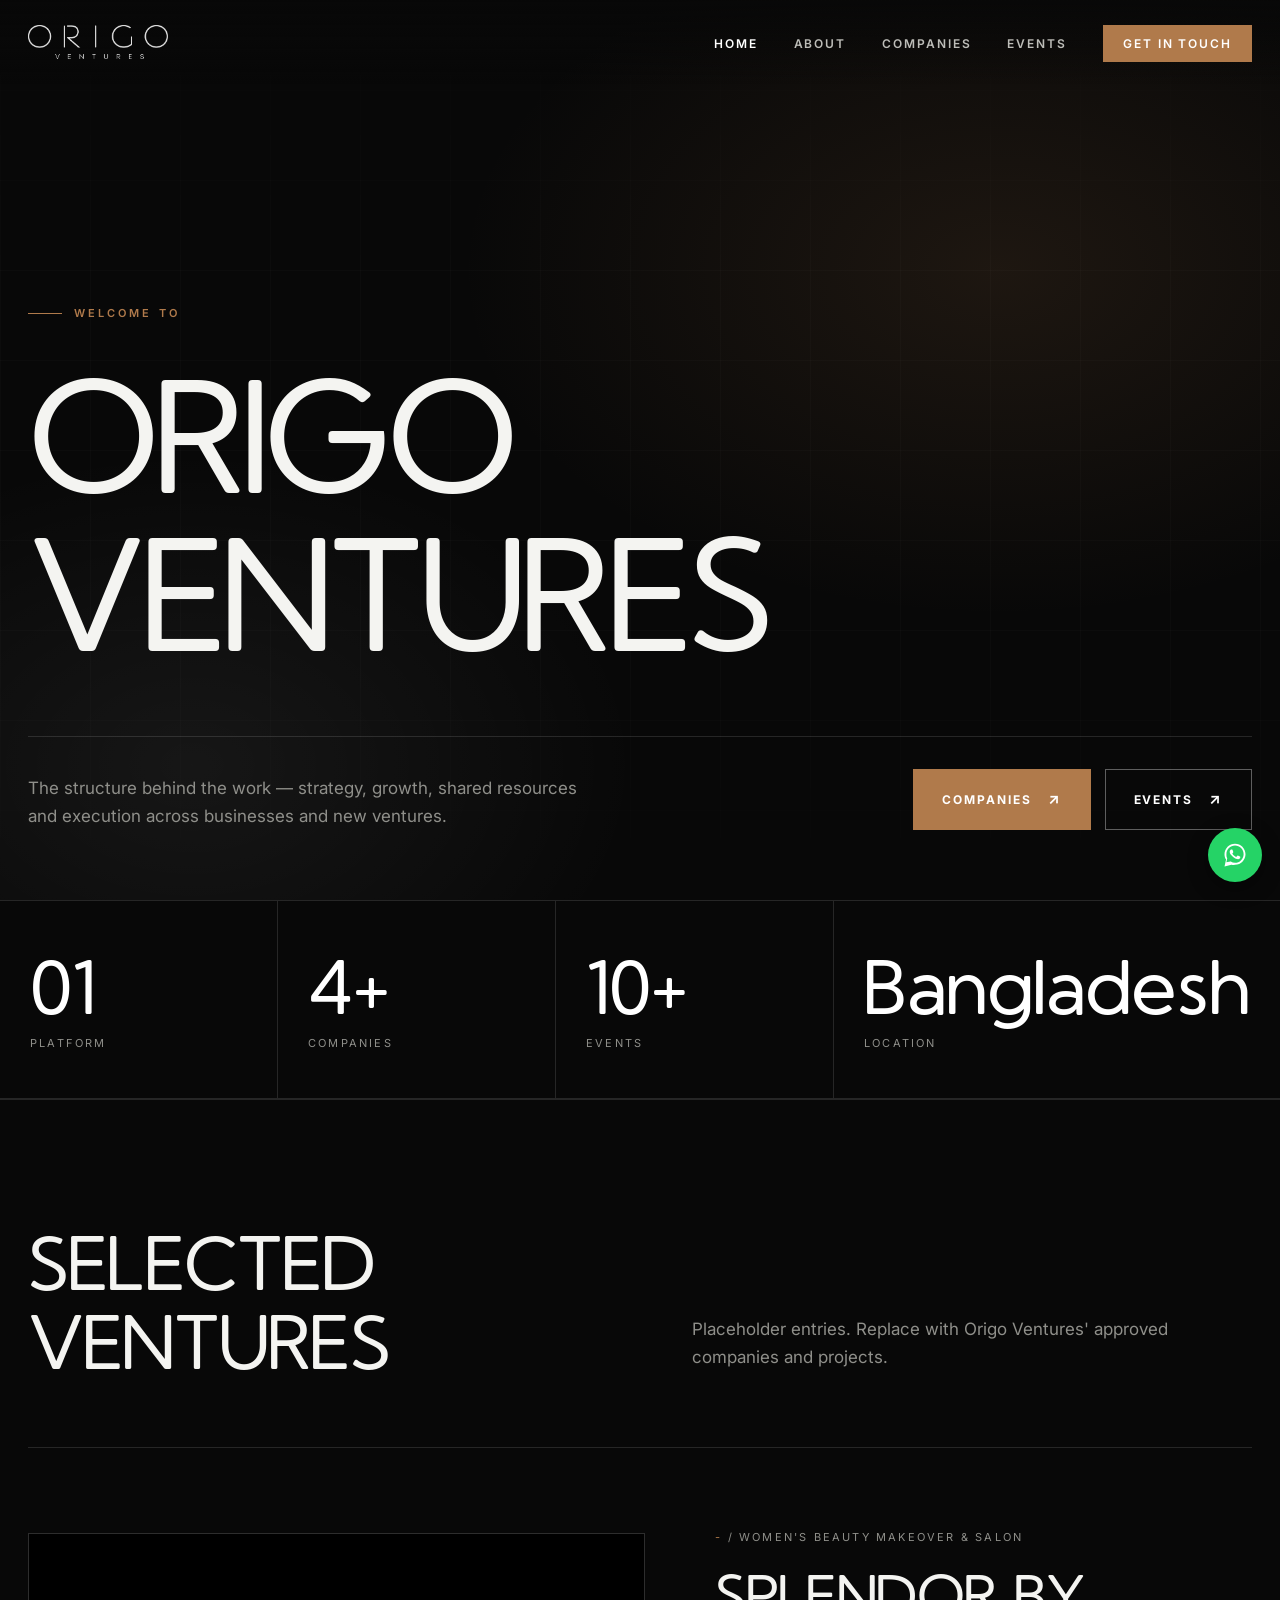
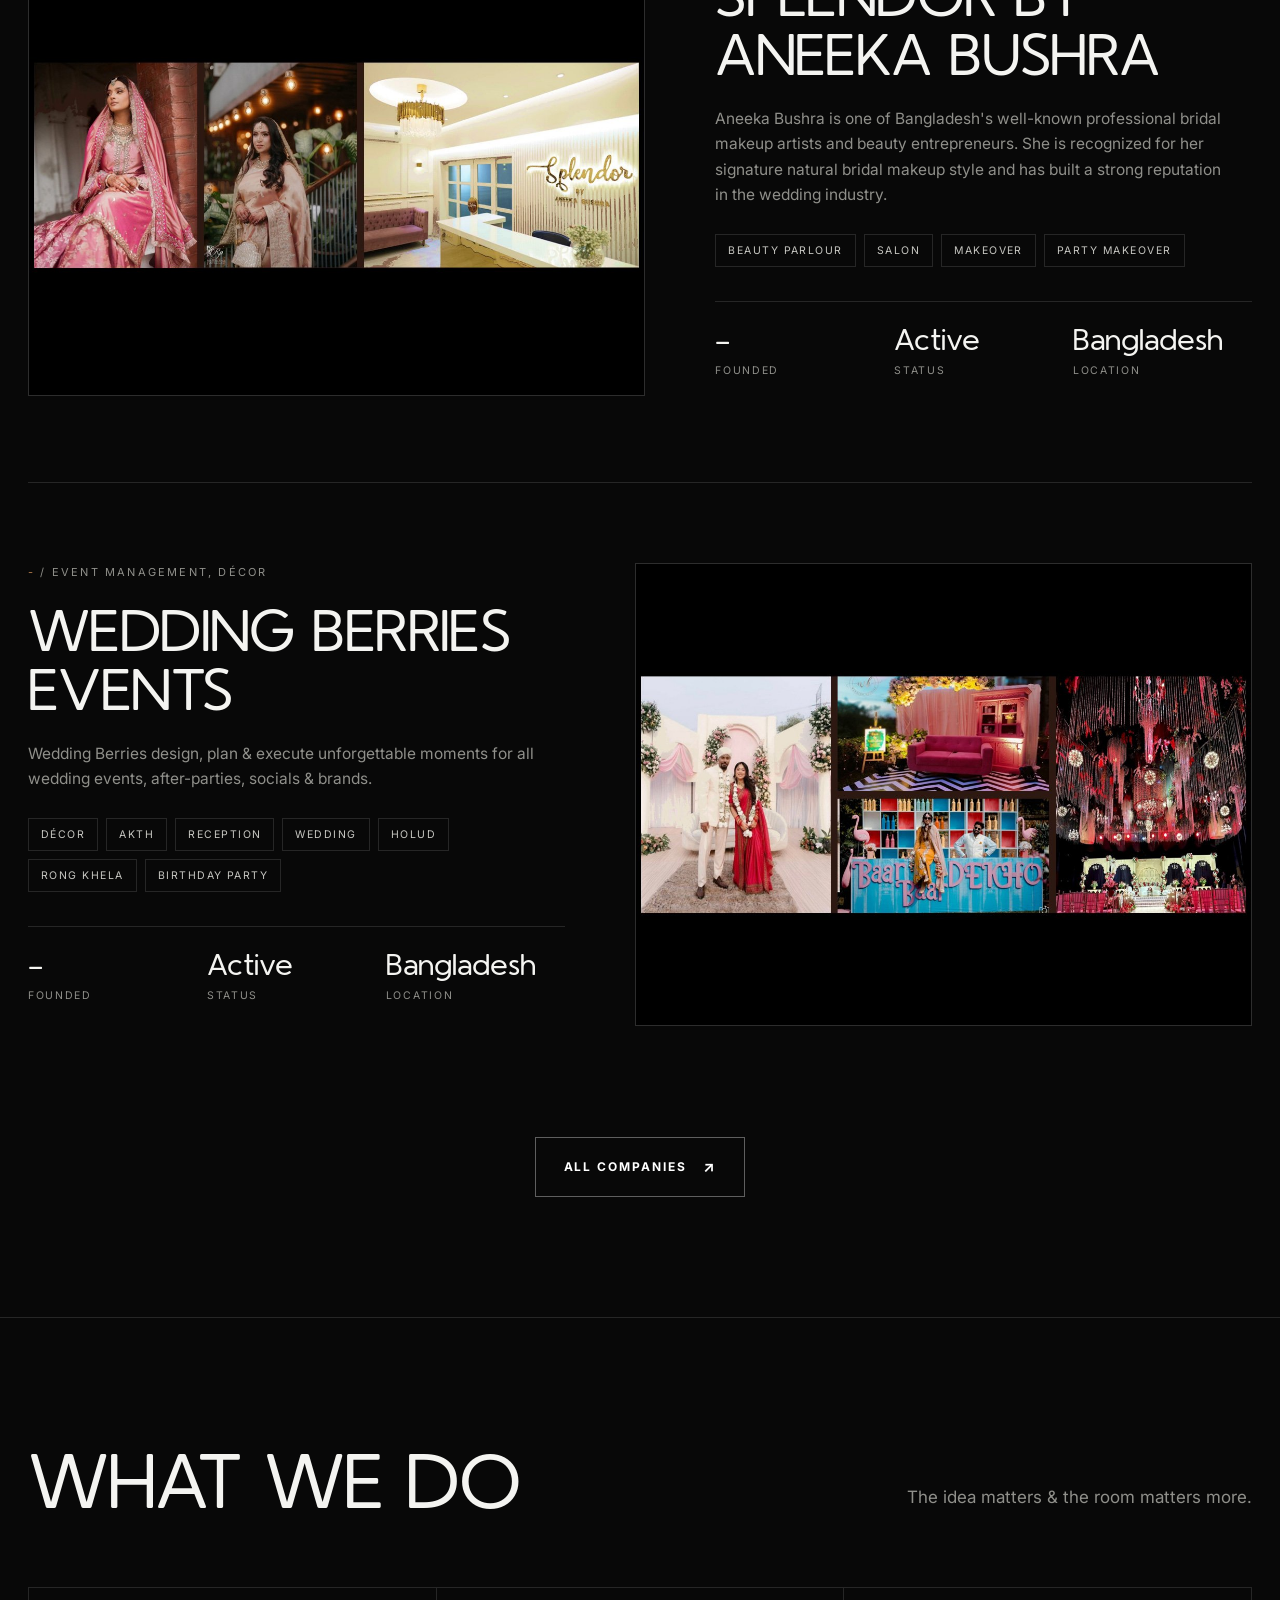
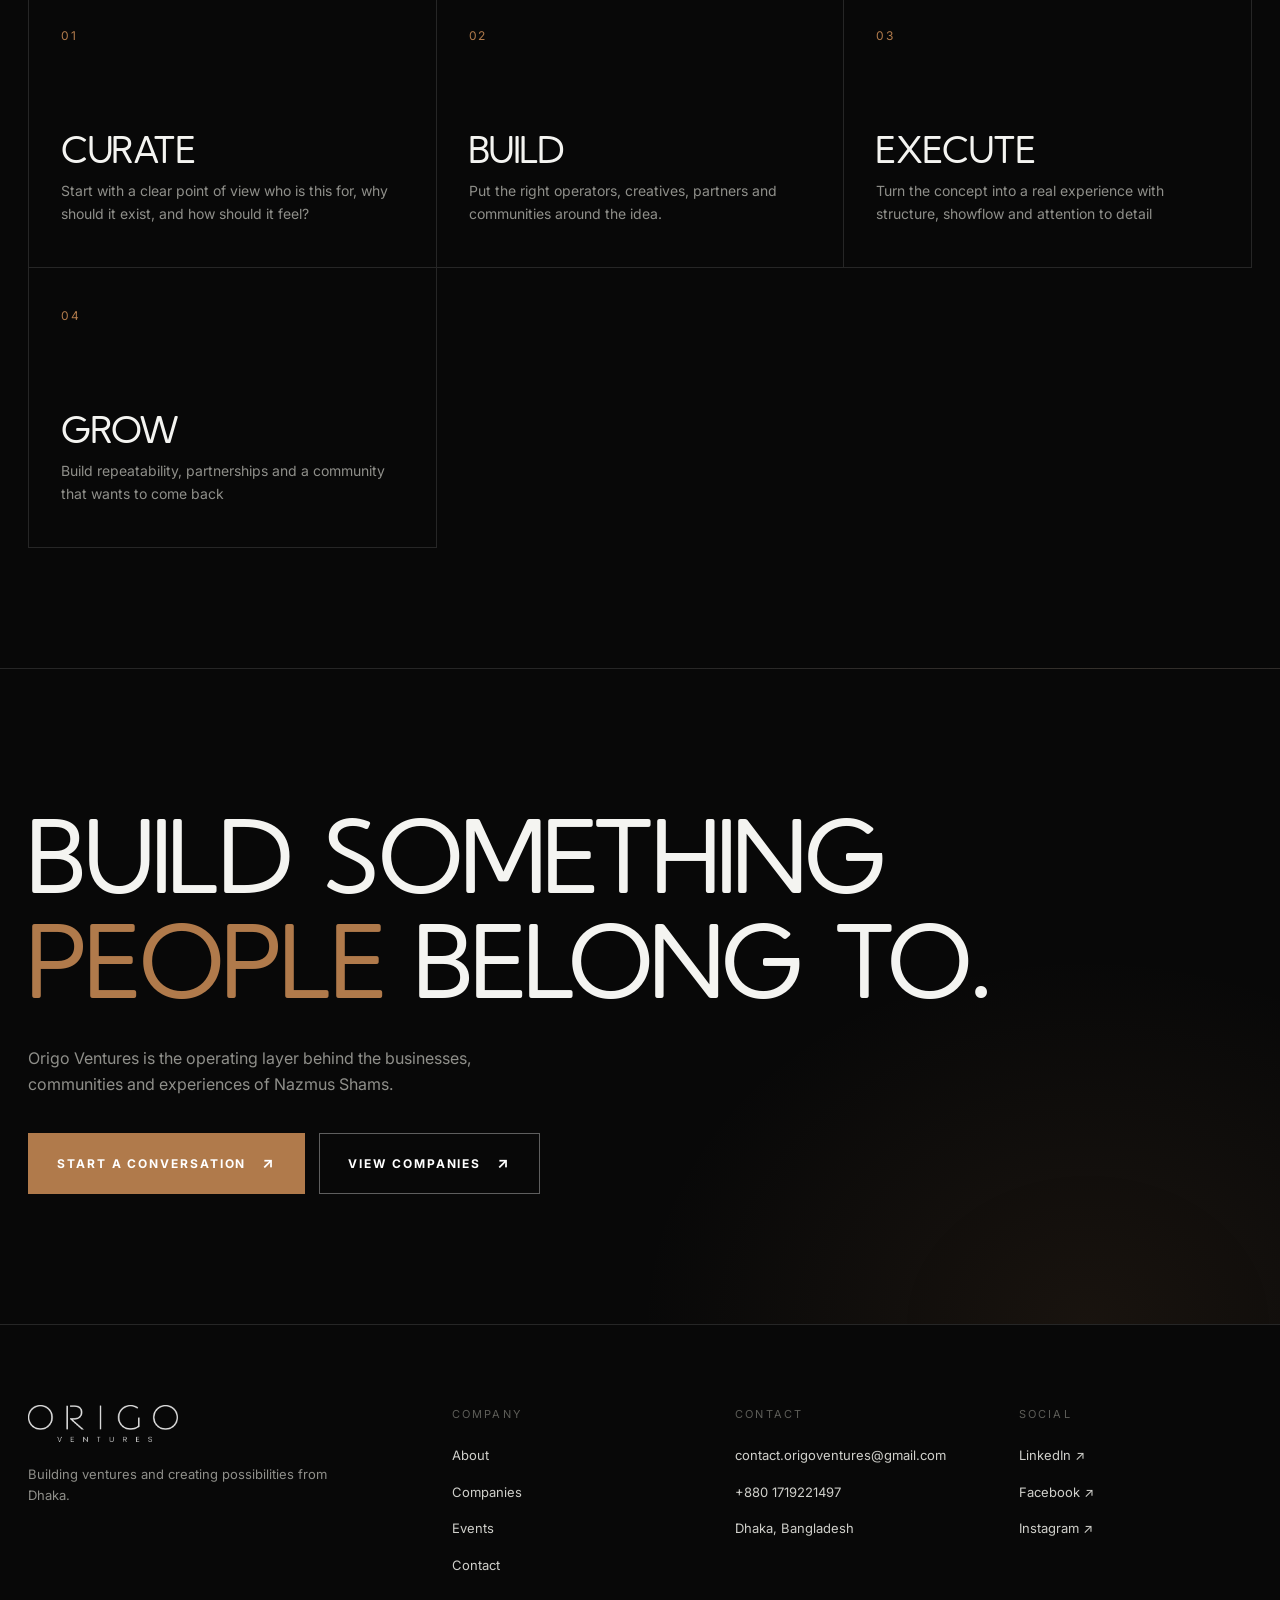
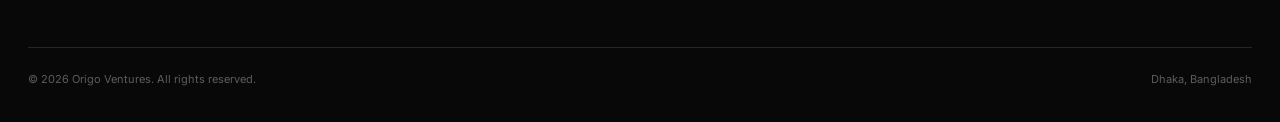
<file: index.html>
<!doctype html>
<html lang="en">

<head>
  <meta charset="utf-8">
  <meta name="viewport" content="width=device-width, initial-scale=1, viewport-fit=cover">
  <meta name="description" content="Origo Ventures — building ventures and creating possibilities.">
  <meta name="theme-color" content="#080808">
  <title>Home | Origo Ventures</title>
  <link rel="preload" href="assets/fonts/Origo.ttf" as="font" type="font/ttf" crossorigin>
  <link rel="stylesheet" href="assets/css/style.css">
  <link rel="icon" href="/favicon.ico" sizes="any">
  <link rel="icon" type="image/png" sizes="32x32" href="/assets/images/favicon-32.png">
  <link rel="apple-touch-icon" href="/assets/images/apple-touch-icon.png">
  <link rel="canonical" href="https://origoventuresbd.com/">
  <meta property="og:type" content="website">
  <meta property="og:site_name" content="Origo Ventures">
  <meta property="og:title" content="Home | Origo Ventures">
  <meta property="og:description" content="Origo Ventures — building ventures and creating possibilities.">
  <meta property="og:url" content="https://origoventuresbd.com/">
  <meta property="og:image" content="https://origoventuresbd.com/assets/images/share.jpg">
  <meta property="og:image:width" content="1200">
  <meta property="og:image:height" content="630">
  <meta name="twitter:card" content="summary_large_image">
  <meta name="twitter:title" content="Home | Origo Ventures">
  <meta name="twitter:description" content="Origo Ventures — building ventures and creating possibilities.">
  <meta name="twitter:image" content="https://origoventuresbd.com/assets/images/share.jpg">
</head>

<body>
  <header class="site-header">
    <div class="container nav">
      <a href="index.html" aria-label="Origo Ventures home"><img class="logo" src="assets/images/origo-logo.png"
          alt="Origo Ventures"></a>
      <button class="menu-toggle" aria-label="Toggle navigation"
        aria-expanded="false"><span></span><span></span><span></span></button>
      <ul class="nav-links">
        <li><a class="active" href="index.html" data-c="nav.home">Home</a></li>
        <li><a class="" href="about.html" data-c="nav.about">About</a></li>
        <li><a class="" href="companies.html" data-c="nav.companies">Companies</a></li>
        <li><a class="" href="events.html" data-c="nav.events">Events</a></li>
        <li><a class="nav-cta " href="contact.html" data-c="nav.cta">Get in Touch</a></li>
      </ul>
    </div>
  </header>
  <main>

    <section class="hero">
      <div class="container">
        <div class="eyebrow reveal" data-c="home.heroEyebrow">Origo Ventures · Dhaka</div>
        <h1 class="reveal" data-c-title="home.heroTitle">Building<br><em>what comes</em><br>next.</h1>
        <div class="hero-bottom reveal">
          <p class="lead" data-c="home.heroLead">The structure behind the work — strategy, growth, shared resources and execution across
            businesses and new ventures.</p>
          <div class="btn-row"><a class="btn" href="companies.html" data-c="home.heroBtn1.text" data-c-href="home.heroBtn1.link">Companies</a><a class="btn ghost" href="events.html" data-c="home.heroBtn2.text" data-c-href="home.heroBtn2.link">Events</a></div>
        </div>
      </div>
    </section>

    <div class="stats reveal" id="home-stats">
      <div class="stat"><b>01</b><span>Platform</span></div>
      <div class="stat"><b>4+</b><span>Companies</span></div>
      <div class="stat"><b>10+</b><span>Events</span></div>
      <div class="stat"><b>Bangladesh</b><span>Location</span></div>
    </div>


    <section class="section reveal">
      <div class="container">
        <div class="section-head">
          <h2 class="section-title" data-c-title="home.eventHeading">Latest<br>Event</h2><a class="btn ghost" href="events.html" data-c="home.eventButton">All Events</a>
        </div>
        <div id="featured-event"></div>
      </div>
    </section>

    <section class="section reveal" style="border-top:1px solid var(--line)">
      <div class="container">
        <div class="section-head">
          <h2 class="section-title" data-c-title="home.venturesHeading">Selected<br>Ventures</h2>
          <p class="lead" id="ventures-intro">Placeholder entries. Replace with Origo Ventures' approved companies and projects.</p>
        </div>
        <div class="work-list" id="home-ventures"></div>
        <div style="text-align:center;padding-top:30px"><a class="btn ghost" href="companies.html" data-c="home.venturesButton">All Companies</a>
        </div>
      </div>
    </section>

    <section class="section reveal" style="border-top:1px solid var(--line)">
      <div class="container">
        <div class="section-head">
          <h2 class="section-title" data-c-title="home.doHeading">What We Do</h2>
          <p class="lead" data-c="home.doLead">Three principles behind every venture we back or build.</p>
        </div>
        <div class="cap-grid" id="home-do">
          <div class="cap">
            <div class="n">01</div>
            <h3>Discover</h3>
            <p>Identify opportunities, markets and ideas with real potential.</p>
          </div>
          <div class="cap">
            <div class="n">02</div>
            <h3>Build</h3>
            <p>Turn strategy into practical businesses, products and experiences.</p>
          </div>
          <div class="cap">
            <div class="n">03</div>
            <h3>Grow</h3>
            <p>Develop ventures with a long-term view of value creation.</p>
          </div>
        </div>
      </div>
    </section>
    <section class="cta reveal">
      <div class="container">
        <h2>Ready to build <em>what's next?</em></h2>
        <p>Tell us about your idea or venture. We'll help define the strategic, creative and operational path forward.
        </p>
        <div class="btn-row"><a class="btn" href="contact.html">Start a Conversation</a><a class="btn ghost"
            href="companies.html">View Companies</a></div>
      </div>
    </section>
  </main>
  <footer class="site-footer">
    <div class="container">
      <div class="footer-grid">
        <div>
          <img class="footer-logo" src="assets/images/origo-logo.png" alt="Origo Ventures">
          <p class="footer-copy" data-site="contact.tagline">Building ventures and creating possibilities from Dhaka.</p>
        </div>
        <div>
          <div class="footer-title" data-c="footer.company">Company</div>
          <ul class="footer-links">
            <li><a href="about.html" data-c="nav.about">About</a></li>
            <li><a href="companies.html" data-c="nav.companies">Companies</a></li>
            <li><a href="events.html" data-c="nav.events">Events</a></li>
            <li><a href="contact.html" data-c="nav.contact">Contact</a></li>
          </ul>
        </div>
        <div>
          <div class="footer-title" data-c="footer.contact">Contact</div>
          <ul class="footer-links">
            <li><a href="mailto:contact.origoventures@gmail.com" data-site="contact.email" data-site-href="contact.email" data-prefix="mailto:" data-hide-empty>contact.origoventures@gmail.com</a></li>
<li><a href="#" data-site="contact.phone" data-site-href="contact.phone" data-prefix="tel:" data-hide-empty>+880 1719221497</a></li>
<li><a href="#" data-site="contact.address" data-hide-empty>Dhaka, Bangladesh</a></li>
          </ul>
        </div>
        <div>
          <div class="footer-title" data-c="footer.social">Social</div>
          <ul class="footer-links">
            <li><a href="#" data-site-href="contact.linkedin" data-hide-empty>LinkedIn ↗</a></li>
            <li><a href="#" data-site-href="contact.facebook" data-hide-empty>Facebook ↗</a></li>
            <li><a href="#" data-site-href="contact.instagram" data-hide-empty>Instagram ↗</a></li>
          </ul>
        </div>
      </div>
      <div class="footer-bottom"><span>© <span data-year></span> <span data-c="footer.copyright">Origo Ventures. All rights reserved.</span></span><span>Dhaka,
          Bangladesh</span></div>
    </div>
  </footer>
  <script src="assets/js/events-data.js"></script>
  <script src="assets/js/events.js"></script>
  <script src="assets/js/site-data.js"></script>
<script src="assets/js/site.js"></script>
<script src="assets/js/content-data.js"></script>
<script src="assets/js/pages-data.js"></script>
<script src="assets/js/content.js"></script>
<script src="assets/js/script.js"></script>
</body>

</html>
</file>
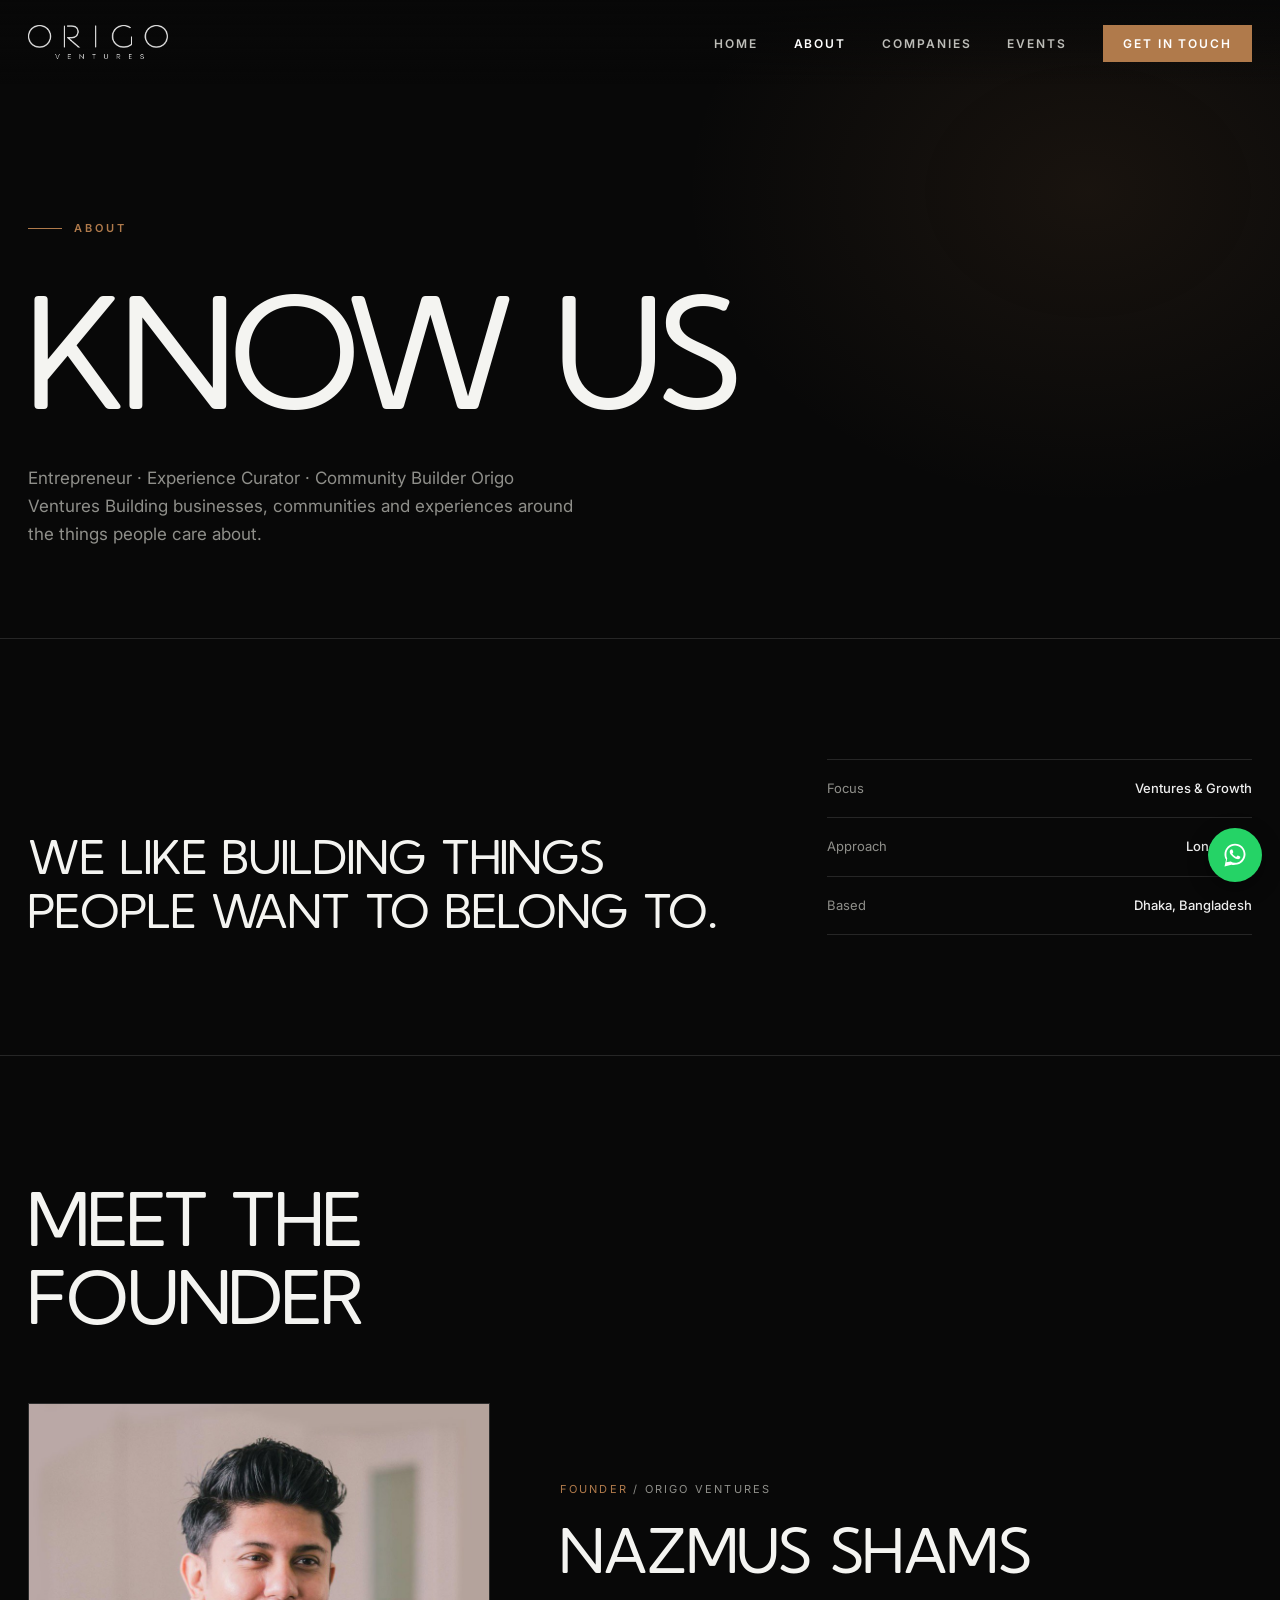
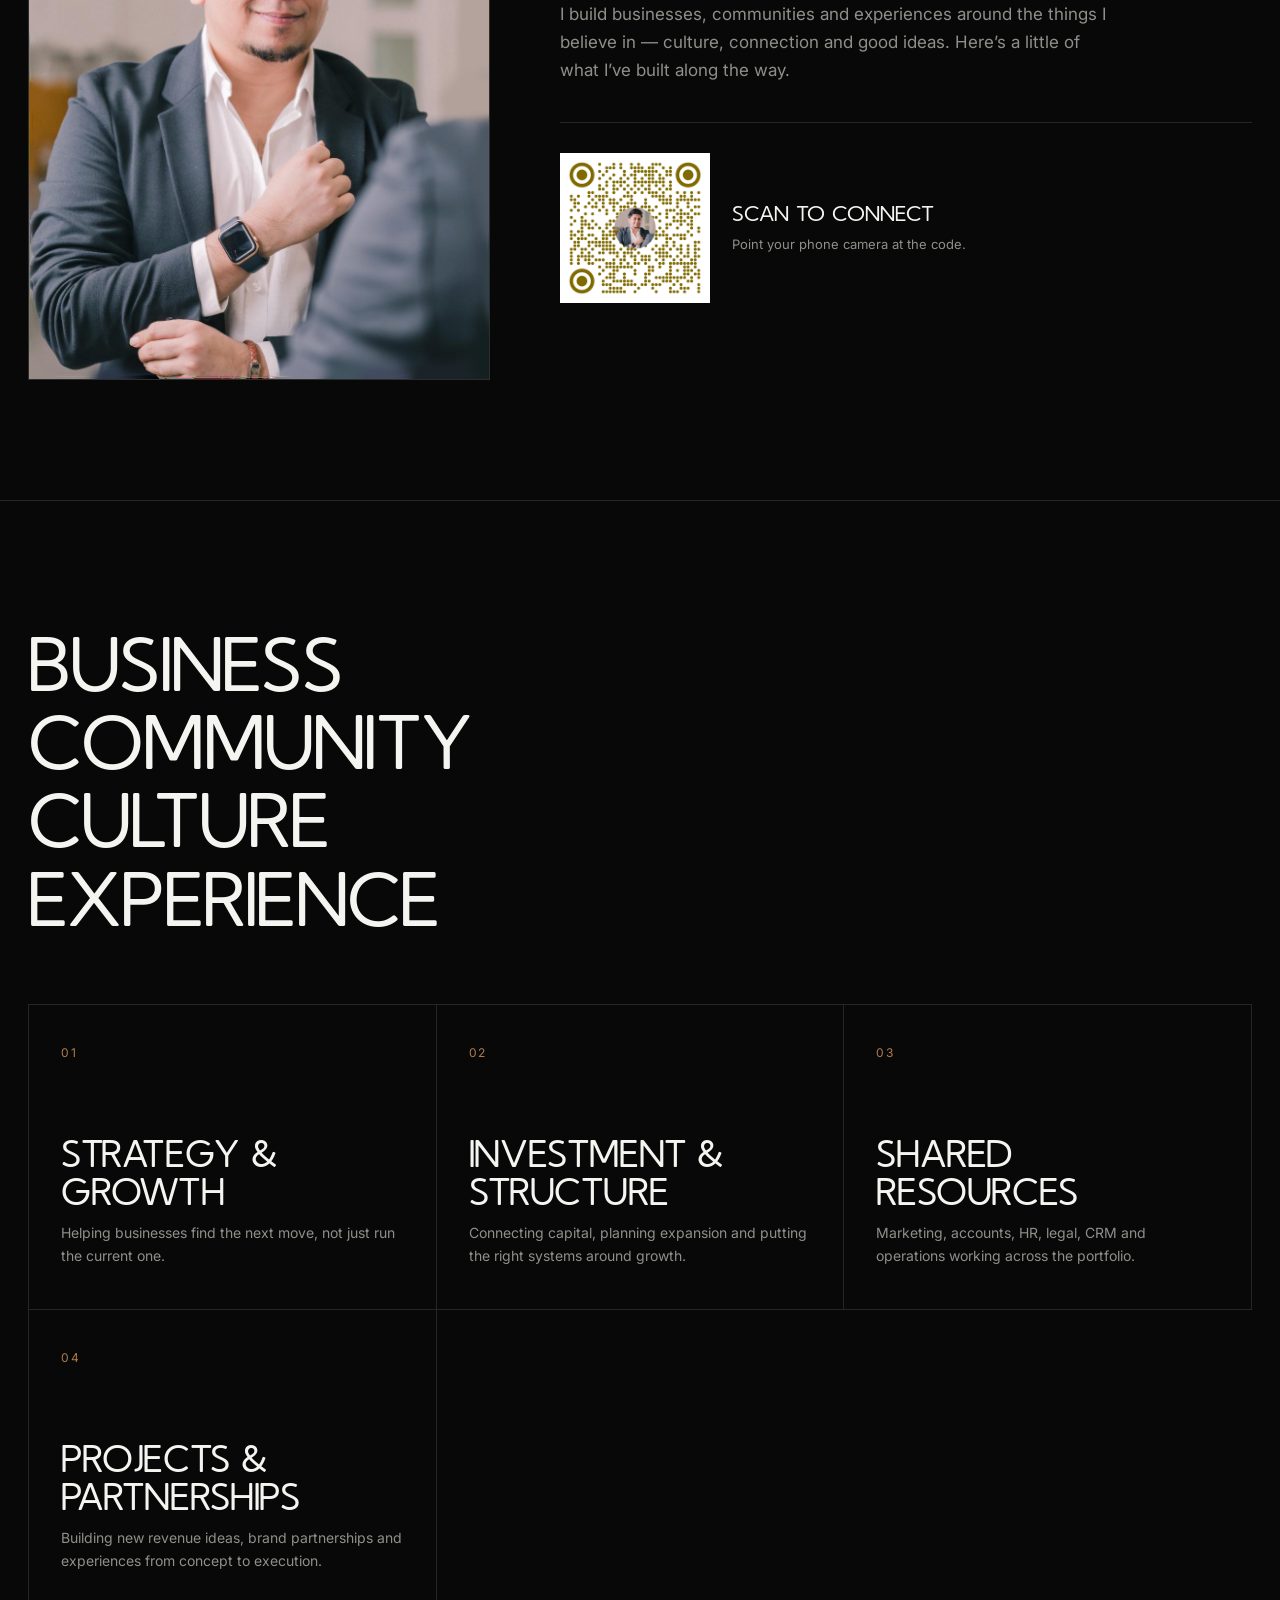
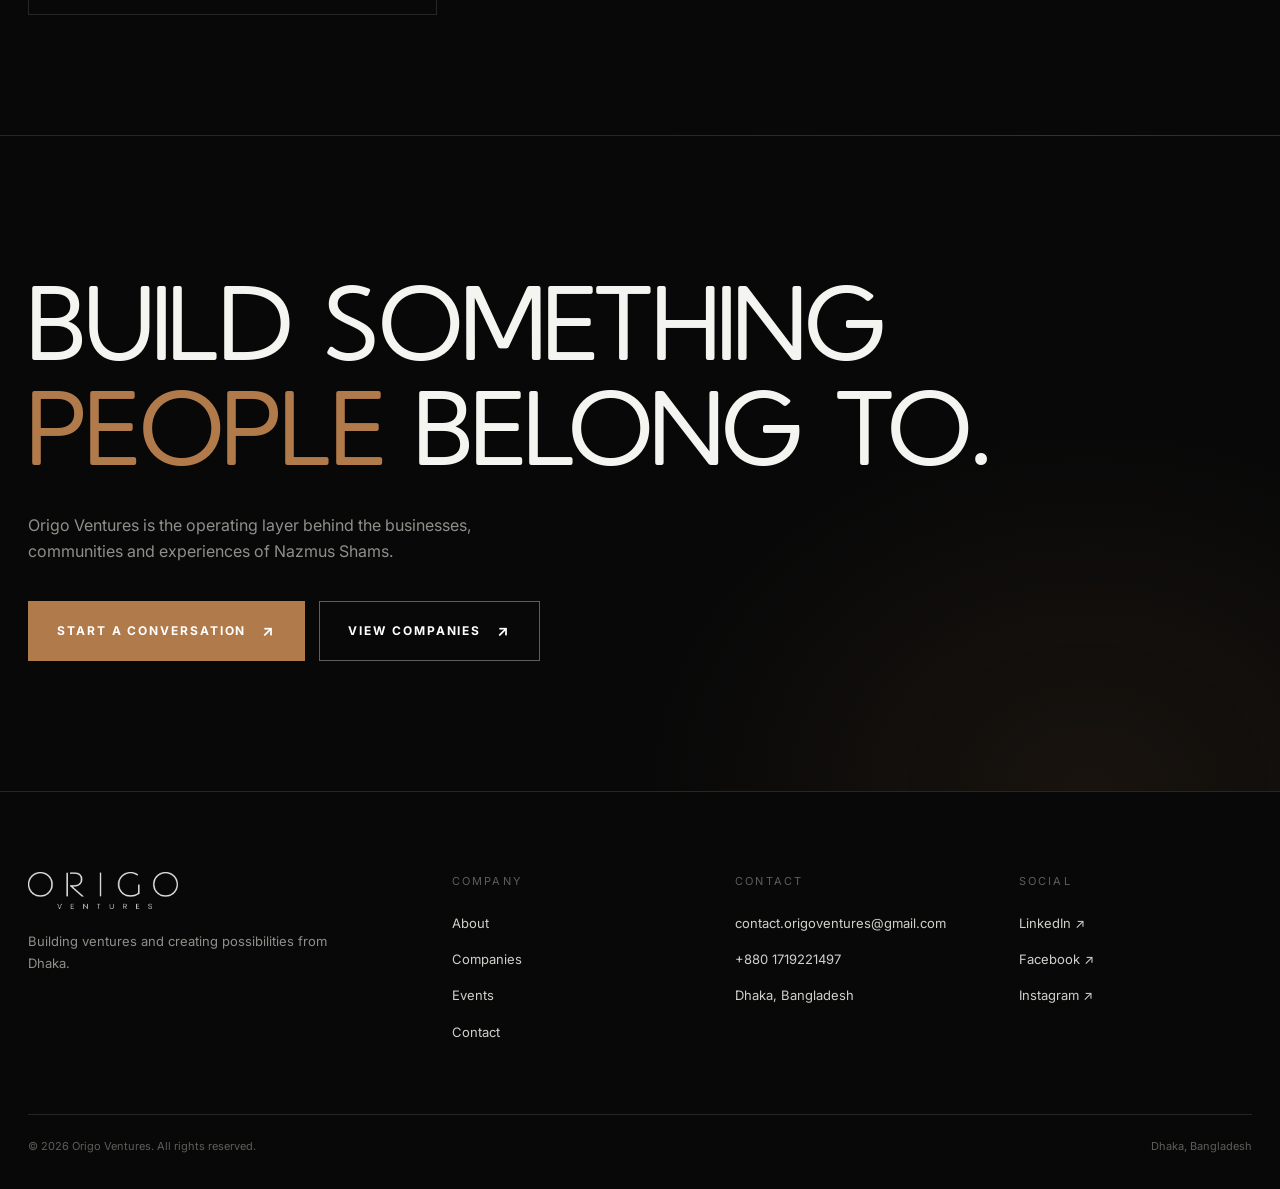
<file: about.html>
<!doctype html>
<html lang="en">

<head>
  <meta charset="utf-8">
  <meta name="viewport" content="width=device-width, initial-scale=1, viewport-fit=cover">
  <meta name="description" content="About Origo Ventures.">
  <meta name="theme-color" content="#080808">
  <title>About | Origo Ventures</title>
  <link rel="preload" href="assets/fonts/Origo.ttf" as="font" type="font/ttf" crossorigin>
  <link rel="stylesheet" href="assets/css/style.css">
  <link rel="icon" href="/favicon.ico" sizes="any">
  <link rel="icon" type="image/png" sizes="32x32" href="/assets/images/favicon-32.png">
  <link rel="apple-touch-icon" href="/assets/images/apple-touch-icon.png">
  <link rel="canonical" href="https://origoventuresbd.com/about.html">
  <meta property="og:type" content="website">
  <meta property="og:site_name" content="Origo Ventures">
  <meta property="og:title" content="About | Origo Ventures">
  <meta property="og:description" content="About Origo Ventures.">
  <meta property="og:url" content="https://origoventuresbd.com/about.html">
  <meta property="og:image" content="https://origoventuresbd.com/assets/images/share.jpg">
  <meta property="og:image:width" content="1200">
  <meta property="og:image:height" content="630">
  <meta name="twitter:card" content="summary_large_image">
  <meta name="twitter:title" content="About | Origo Ventures">
  <meta name="twitter:description" content="About Origo Ventures.">
  <meta name="twitter:image" content="https://origoventuresbd.com/assets/images/share.jpg">
</head>

<body>
  <header class="site-header">
    <div class="container nav">
      <a href="index.html" aria-label="Origo Ventures home"><img class="logo" src="assets/images/origo-logo.png"
          alt="Origo Ventures"></a>
      <button class="menu-toggle" aria-label="Toggle navigation"
        aria-expanded="false"><span></span><span></span><span></span></button>
      <ul class="nav-links">
        <li><a class="" href="index.html" data-c="nav.home">Home</a></li>
        <li><a class="active" href="about.html" data-c="nav.about">About</a></li>
        <li><a class="" href="companies.html" data-c="nav.companies">Companies</a></li>
        <li><a class="" href="events.html" data-c="nav.events">Events</a></li>
        <li><a class="nav-cta " href="contact.html" data-c="nav.cta">Get in Touch</a></li>
      </ul>
    </div>
  </header>
  <main>

    <section class="page-hero">
      <div class="container">
        <div class="eyebrow reveal" data-c="about.eyebrow">About</div>
        <h1 class="reveal" data-c-title="about.title">Built for<br><em>possibility.</em></h1>
        <p class="lead reveal" data-c="about.lead">Origo Ventures identifies opportunities, supports ambitious ideas and helps businesses
          move forward. Replace this draft with approved company information.</p>
      </div>
    </section>
    <section class="section reveal">
      <div class="container about-grid">
        <p class="big" data-c="about.big">We bring together people, businesses and opportunities to create sustainable value.</p>
        <div class="meta-list" id="about-meta">
          <div class="meta-item"><span>Focus</span><strong>Ventures &amp; Growth</strong></div>
          <div class="meta-item"><span>Approach</span><strong>Long-term</strong></div>
          <div class="meta-item"><span>Based</span><strong>Dhaka, Bangladesh</strong></div>
        </div>
      </div>
    </section>
    <section class="section reveal" style="border-top:1px solid var(--line)">
      <div class="container">
        <div class="section-head">
          <h2 class="section-title" data-c-title="about.founderHeading">Meet the<br>Founder</h2>
        </div>
        <div class="founder">
          <figure class="founder-photo">
            <!-- Put the photo at assets/images/founder/founder.jpg (shows automatically) -->
            <img id="founder-img" data-fallback="assets/images/founder/founder.jpg" alt="Founder"
              onerror="this.outerHTML='<div class=&quot;ph portrait&quot;>Photo</div>'">
          </figure>
          <div class="founder-body">
            <div class="work-meta" id="founder-role">Founder <span>/ Origo Ventures</span></div>
            <h3 class="founder-name" data-site="founder.name">Nazmus Shams</h3>
            <p class="lead" data-site="founder.bio">Replace with the founder's approved short bio: background, experience and the vision behind
              Origo Ventures.</p>
            <div class="qr-card">
              <div class="qr-box">
                <!-- Put the QR at assets/images/founder/qr-code.png (shows automatically) -->
                <img id="qr-img" data-fallback="assets/images/founder/qr-code.png" alt="Scan QR code"
                  onerror="this.outerHTML='<span>QR<br>Code</span>'">
              </div>
              <div class="qr-text"><b data-c="about.qrTitle">Scan to connect</b><span data-c="about.qrText">Point your phone camera at the code.</span></div>
            </div>
          </div>
        </div>
      </div>
    </section>
    <section class="section reveal" style="border-top:1px solid var(--line)">
      <div class="container">
        <div class="section-head">
          <h2 class="section-title" data-c-title="about.valuesHeading">Vision<br>Mission<br>Values</h2>
        </div>
        <div class="cap-grid" id="about-values">
          <div class="cap">
            <div class="n">01</div>
            <h3>Vision</h3>
            <p>Add the approved vision statement here.</p>
          </div>
          <div class="cap">
            <div class="n">02</div>
            <h3>Mission</h3>
            <p>Add the approved mission statement here.</p>
          </div>
          <div class="cap">
            <div class="n">03</div>
            <h3>Values</h3>
            <p>Add the approved company values here.</p>
          </div>
        </div>
      </div>
    </section>
    <section class="cta reveal">
      <div class="container">
        <h2>Ready to build <em>what's next?</em></h2>
        <p>Tell us about your idea or venture. We'll help define the strategic, creative and operational path forward.
        </p>
        <div class="btn-row"><a class="btn" href="contact.html">Start a Conversation</a><a class="btn ghost"
            href="companies.html">View Companies</a></div>
      </div>
    </section>
  </main>
  <footer class="site-footer">
    <div class="container">
      <div class="footer-grid">
        <div>
          <img class="footer-logo" src="assets/images/origo-logo.png" alt="Origo Ventures">
          <p class="footer-copy" data-site="contact.tagline">Building ventures and creating possibilities from Dhaka.</p>
        </div>
        <div>
          <div class="footer-title" data-c="footer.company">Company</div>
          <ul class="footer-links">
            <li><a href="about.html" data-c="nav.about">About</a></li>
            <li><a href="companies.html" data-c="nav.companies">Companies</a></li>
            <li><a href="events.html" data-c="nav.events">Events</a></li>
            <li><a href="contact.html" data-c="nav.contact">Contact</a></li>
          </ul>
        </div>
        <div>
          <div class="footer-title" data-c="footer.contact">Contact</div>
          <ul class="footer-links">
            <li><a href="mailto:contact.origoventures@gmail.com" data-site="contact.email" data-site-href="contact.email" data-prefix="mailto:" data-hide-empty>contact.origoventures@gmail.com</a></li>
            <li><a href="tel:+8801719221497" data-site="contact.phone" data-site-href="contact.phone" data-prefix="tel:" data-hide-empty>+880 1719221497</a></li>
            <li><a href="#" data-site="contact.address" data-hide-empty>Dhaka, Bangladesh</a></li>
          </ul>
        </div>
        <div>
          <div class="footer-title" data-c="footer.social">Social</div>
          <ul class="footer-links">
            <li><a href="#" data-site-href="contact.linkedin" data-hide-empty>LinkedIn ↗</a></li>
            <li><a href="#" data-site-href="contact.facebook" data-hide-empty>Facebook ↗</a></li>
            <li><a href="#" data-site-href="contact.instagram" data-hide-empty>Instagram ↗</a></li>
          </ul>
        </div>
      </div>
      <div class="footer-bottom"><span>© <span data-year></span> <span data-c="footer.copyright">Origo Ventures. All rights reserved.</span></span><span data-site="contact.address">Dhaka, Bangladesh</span></div>
    </div>
  </footer>
  <script src="assets/js/site-data.js"></script>
<script src="assets/js/site.js"></script>
<script src="assets/js/content-data.js"></script>
<script src="assets/js/pages-data.js"></script>
<script src="assets/js/content.js"></script>
<script src="assets/js/script.js"></script>
</body>

</html>
</file>
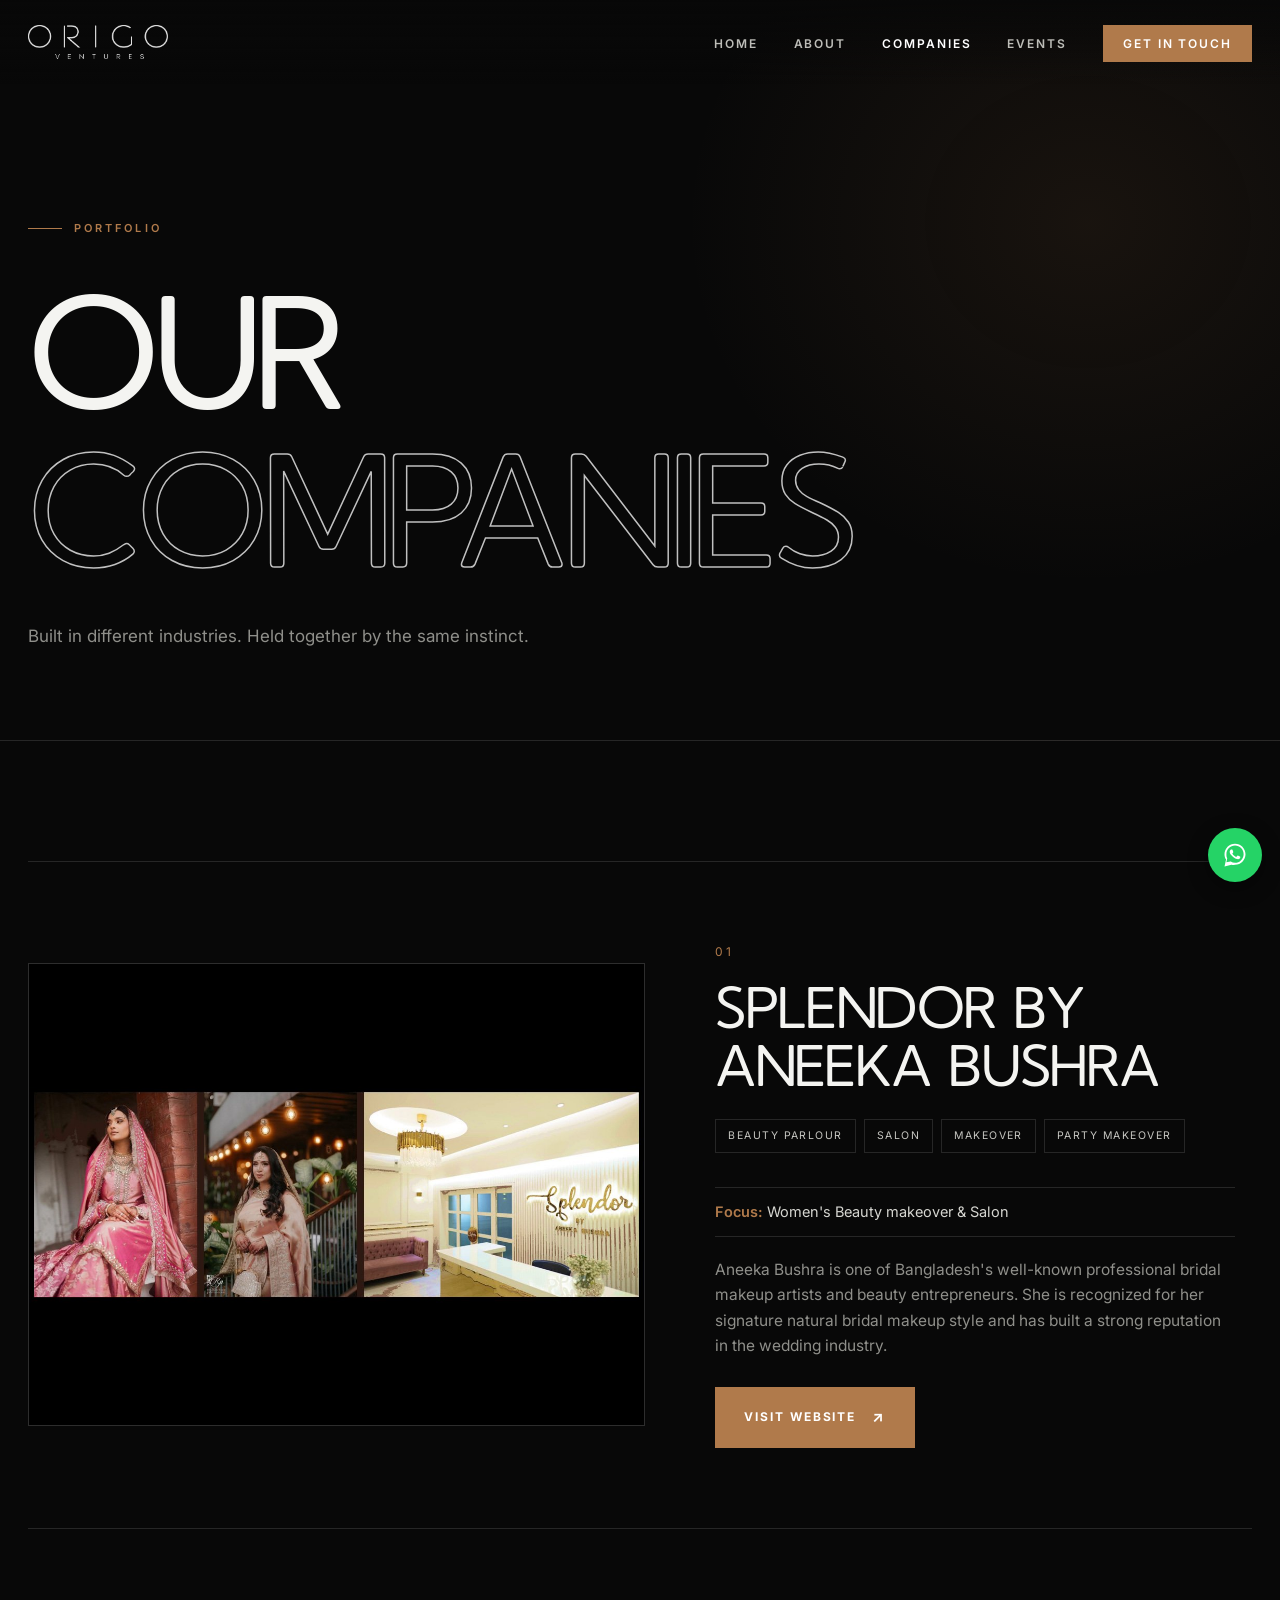
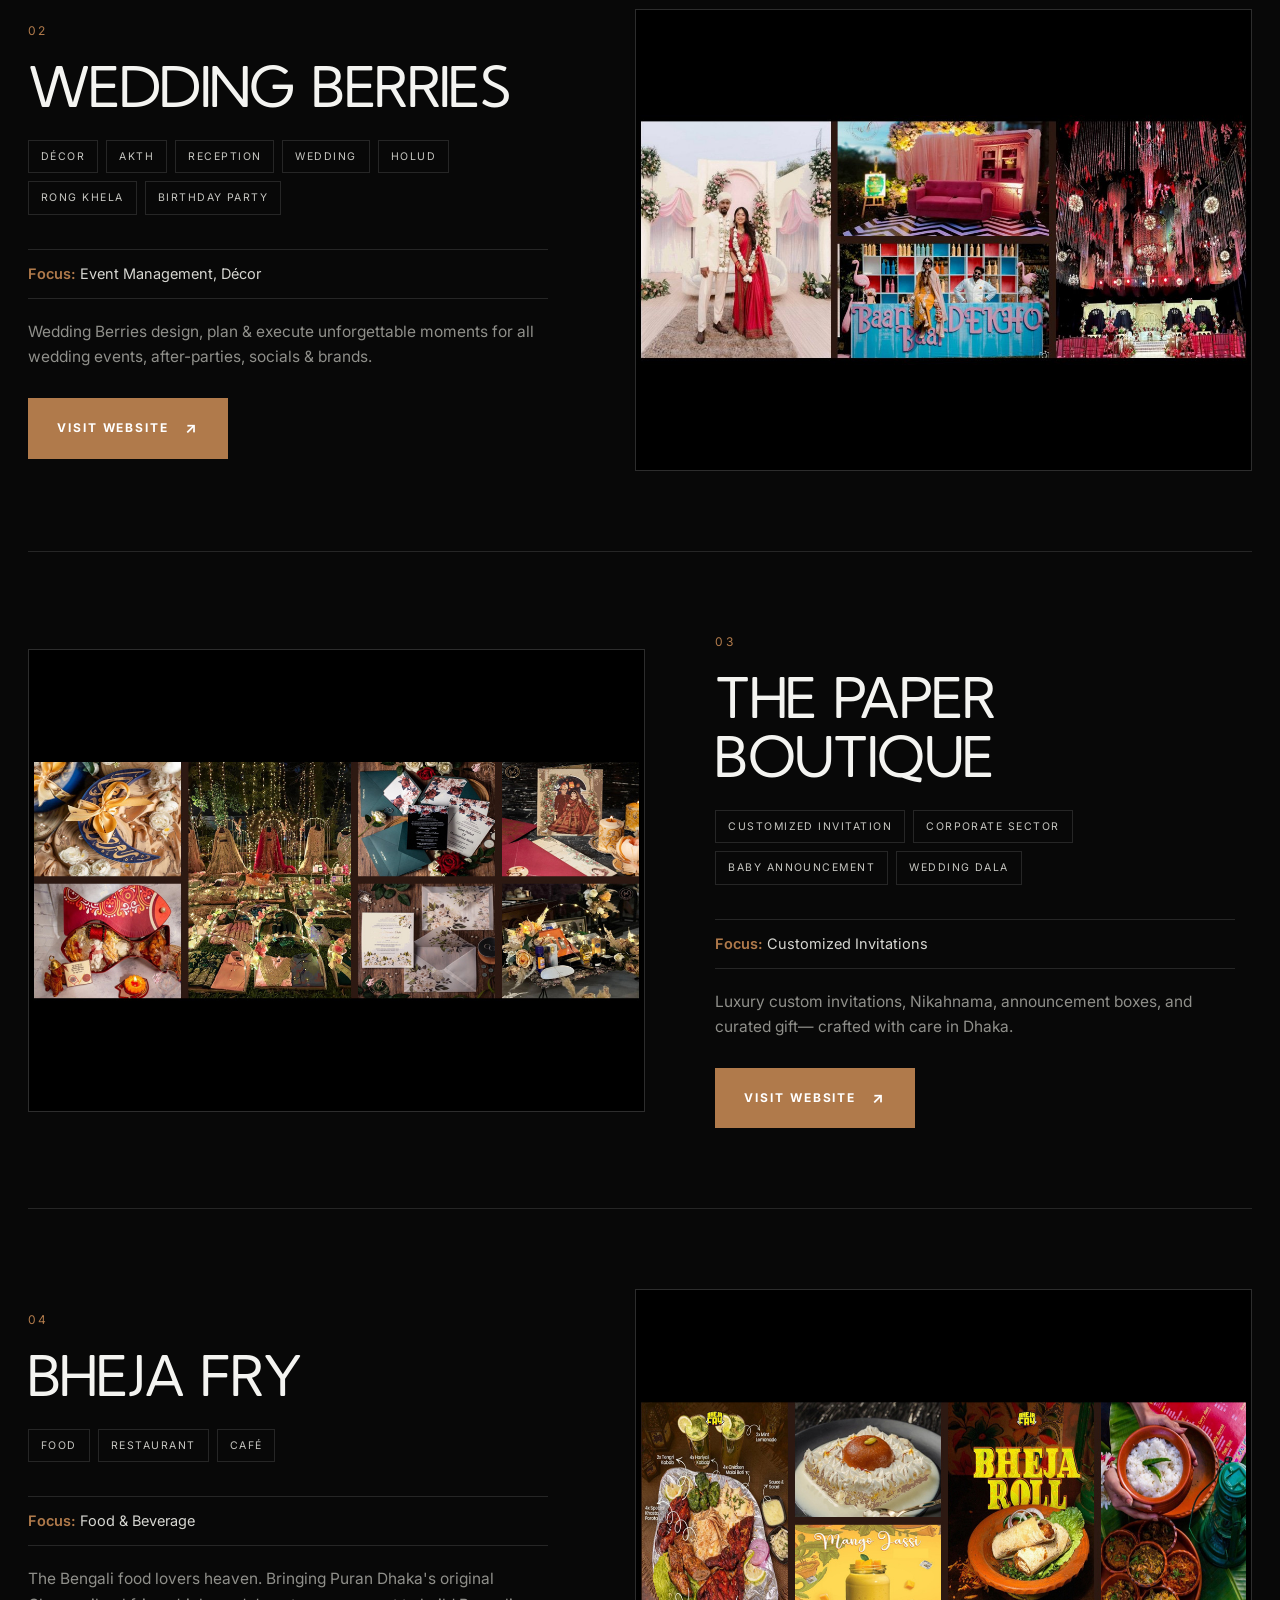
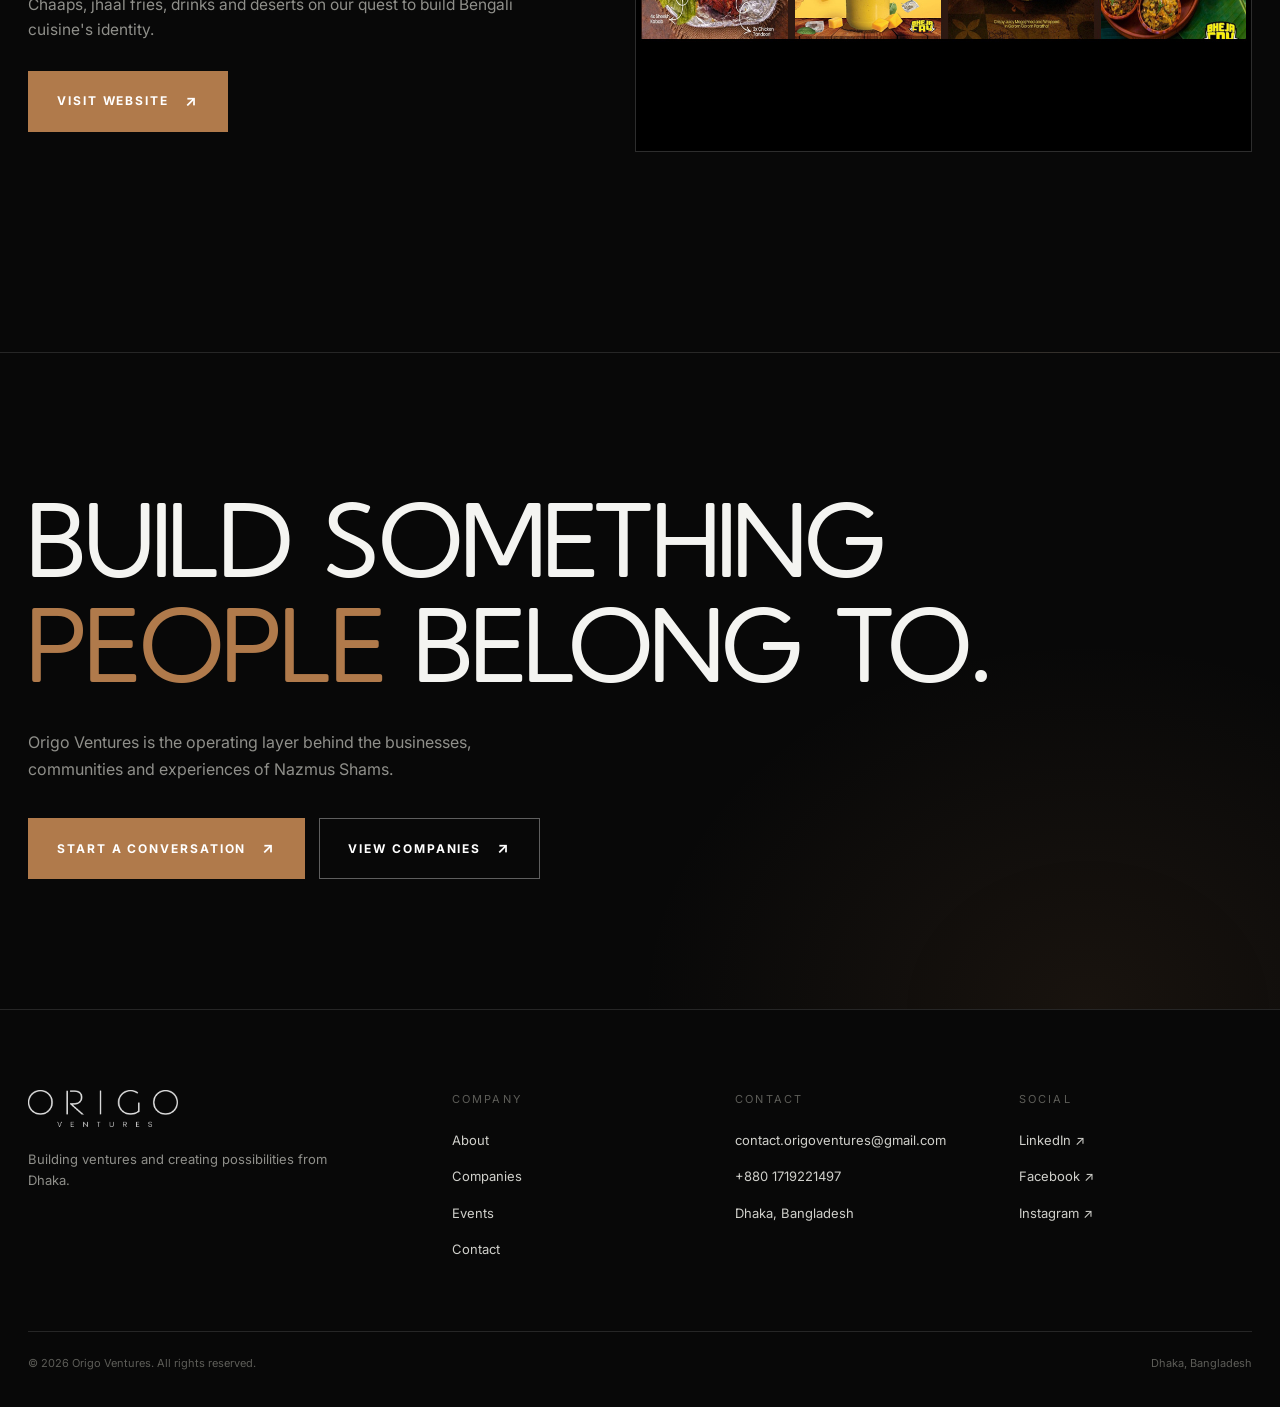
<file: companies.html>
<!doctype html>
<html lang="en">
<head>
<meta charset="utf-8">
<meta name="viewport" content="width=device-width, initial-scale=1, viewport-fit=cover">
<meta name="description" content="Origo Ventures portfolio companies.">
<meta name="theme-color" content="#080808">
<title>Companies | Origo Ventures</title>
<link rel="preload" href="assets/fonts/Origo.ttf" as="font" type="font/ttf" crossorigin>
<link rel="stylesheet" href="assets/css/style.css">
  <link rel="icon" href="/favicon.ico" sizes="any">
  <link rel="icon" type="image/png" sizes="32x32" href="/assets/images/favicon-32.png">
  <link rel="apple-touch-icon" href="/assets/images/apple-touch-icon.png">
  <link rel="canonical" href="https://origoventuresbd.com/companies.html">
  <meta property="og:type" content="website">
  <meta property="og:site_name" content="Origo Ventures">
  <meta property="og:title" content="Companies | Origo Ventures">
  <meta property="og:description" content="Origo Ventures portfolio companies.">
  <meta property="og:url" content="https://origoventuresbd.com/companies.html">
  <meta property="og:image" content="https://origoventuresbd.com/assets/images/share.jpg">
  <meta property="og:image:width" content="1200">
  <meta property="og:image:height" content="630">
  <meta name="twitter:card" content="summary_large_image">
  <meta name="twitter:title" content="Companies | Origo Ventures">
  <meta name="twitter:description" content="Origo Ventures portfolio companies.">
  <meta name="twitter:image" content="https://origoventuresbd.com/assets/images/share.jpg">
</head>
<body>
<header class="site-header">
  <div class="container nav">
    <a href="index.html" aria-label="Origo Ventures home"><img class="logo" src="assets/images/origo-logo.png" alt="Origo Ventures"></a>
    <button class="menu-toggle" aria-label="Toggle navigation" aria-expanded="false"><span></span><span></span><span></span></button>
    <ul class="nav-links"><li><a class="" href="index.html" data-c="nav.home">Home</a></li><li><a class="" href="about.html" data-c="nav.about">About</a></li><li><a class="active" href="companies.html" data-c="nav.companies">Companies</a></li><li><a class="" href="events.html" data-c="nav.events">Events</a></li><li><a class="nav-cta " href="contact.html" data-c="nav.cta">Get in Touch</a></li></ul>
  </div>
</header>
<main>

<section class="page-hero"><div class="container">
  <div class="eyebrow reveal" data-c="companies.eyebrow">Portfolio</div>
  <h1 class="reveal" data-c-title="companies.title">Our<br><em>Companies</em></h1>
  <p class="lead reveal" data-c="companies.lead">The businesses and ventures we build, back and grow. Every company a new problem to solve.</p>
</div></section>
<section class="section"><div class="container" id="companies-list"></div></section>
<section class="cta reveal"><div class="container">
<h2>Ready to build <em>what's next?</em></h2>
<p>Tell us about your idea or venture. We'll help define the strategic, creative and operational path forward.</p>
<div class="btn-row"><a class="btn" href="contact.html">Start a Conversation</a><a class="btn ghost" href="companies.html">View Companies</a></div>
</div></section>
</main>
<footer class="site-footer">
  <div class="container">
    <div class="footer-grid">
      <div>
        <img class="footer-logo" src="assets/images/origo-logo.png" alt="Origo Ventures">
        <p class="footer-copy" data-site="contact.tagline">Building ventures and creating possibilities from Dhaka.</p>
      </div>
      <div><div class="footer-title" data-c="footer.company">Company</div><ul class="footer-links"><li><a href="about.html" data-c="nav.about">About</a></li><li><a href="companies.html" data-c="nav.companies">Companies</a></li><li><a href="events.html" data-c="nav.events">Events</a></li><li><a href="contact.html" data-c="nav.contact">Contact</a></li></ul></div>
      <div><div class="footer-title" data-c="footer.contact">Contact</div><ul class="footer-links"><li><a href="mailto:contact.origoventures@gmail.com" data-site="contact.email" data-site-href="contact.email" data-prefix="mailto:" data-hide-empty>contact.origoventures@gmail.com</a></li><li><a href="#" data-site="contact.phone" data-site-href="contact.phone" data-prefix="tel:" data-hide-empty>+880 1719221497</a></li><li><a href="#" data-site="contact.address" data-hide-empty>Dhaka, Bangladesh</a></li></ul></div>
      <div><div class="footer-title" data-c="footer.social">Social</div><ul class="footer-links"><li><a href="#" data-site-href="contact.linkedin" data-hide-empty>LinkedIn ↗</a></li><li><a href="#" data-site-href="contact.facebook" data-hide-empty>Facebook ↗</a></li><li><a href="#" data-site-href="contact.instagram" data-hide-empty>Instagram ↗</a></li></ul></div>
    </div>
    <div class="footer-bottom"><span>© <span data-year></span> <span data-c="footer.copyright">Origo Ventures. All rights reserved.</span></span><span data-site="contact.address">Dhaka, Bangladesh</span></div>
  </div>
</footer>
<script src="assets/js/companies-data.js"></script>
<script src="assets/js/companies.js"></script>
<script src="assets/js/site-data.js"></script>
<script src="assets/js/site.js"></script>
<script src="assets/js/content-data.js"></script>
<script src="assets/js/pages-data.js"></script>
<script src="assets/js/content.js"></script>
<script src="assets/js/script.js"></script>
</body>
</html>
</file>
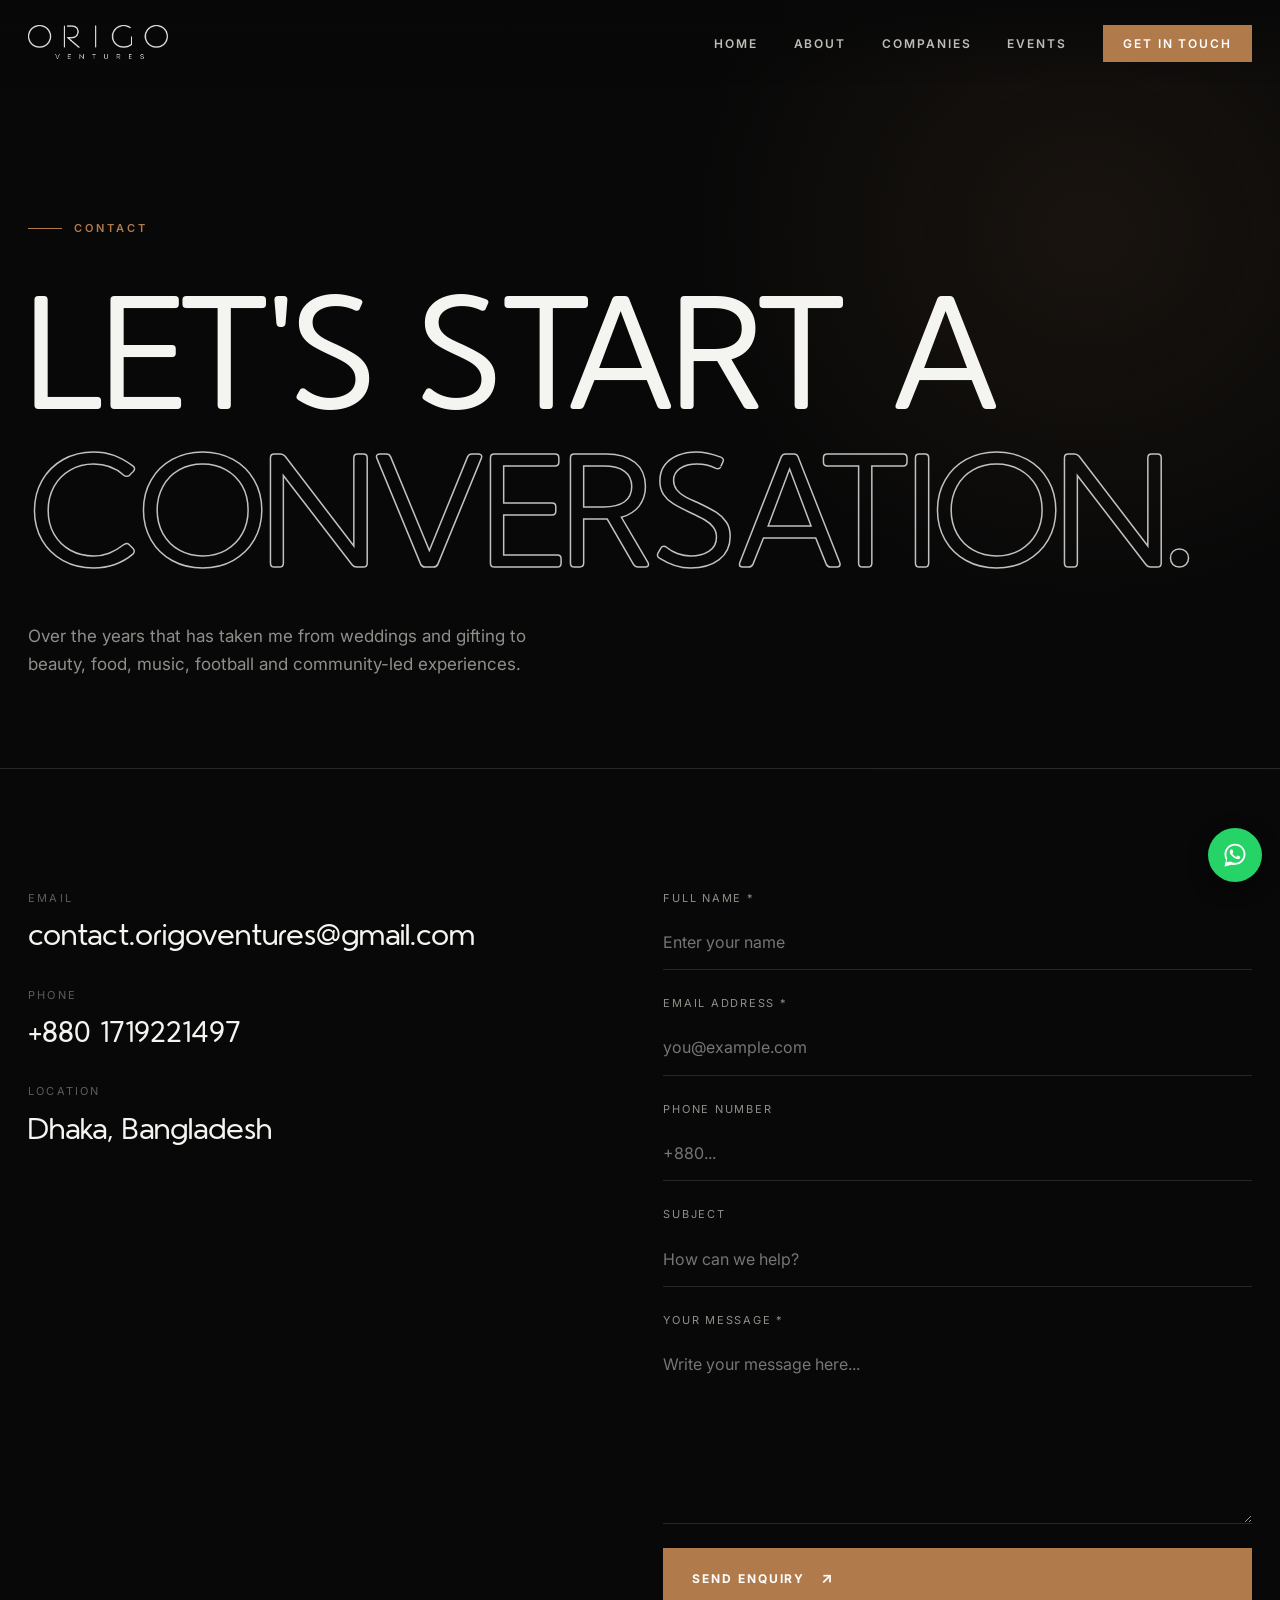
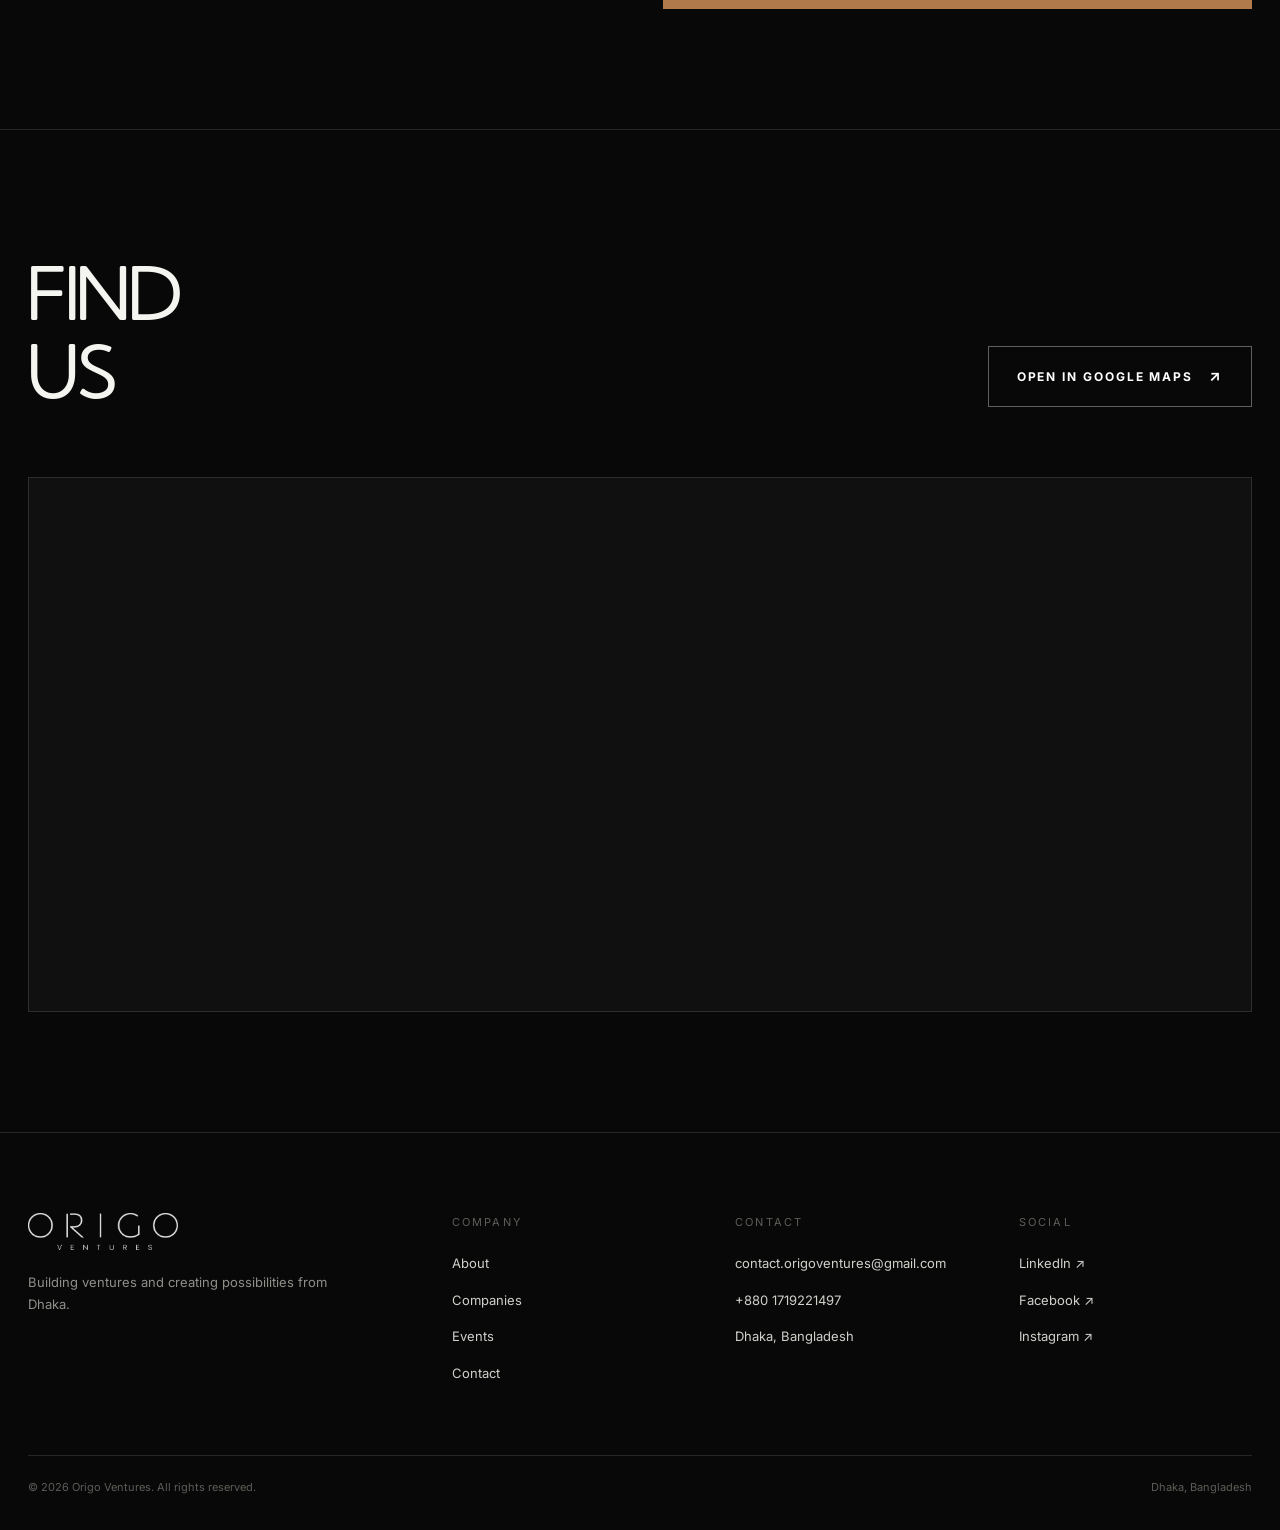
<file: contact.html>
<!doctype html>
<html lang="en">
<head>
<meta charset="utf-8">
<meta name="viewport" content="width=device-width, initial-scale=1, viewport-fit=cover">
<meta name="description" content="Contact Origo Ventures.">
<meta name="theme-color" content="#080808">
<title>Contact | Origo Ventures</title>
<link rel="preload" href="assets/fonts/Origo.ttf" as="font" type="font/ttf" crossorigin>
<link rel="stylesheet" href="assets/css/style.css">
<style>
/* contact form (self-contained so only contact.html needs uploading) */
.hp-field{position:absolute;left:-10000px;width:1px;height:1px;overflow:hidden}
.form-status{margin:0;font-size:14px;line-height:1.6;overflow-wrap:anywhere}
.form-status:empty{display:none}
.form-status.ok{color:#7fd39a}
.form-status.err{color:#ff8a85}
.form-status a{color:inherit;text-decoration:underline}
.contact-form .btn[disabled]{opacity:.6;cursor:wait}
.field input:invalid:not(:placeholder-shown):not(:focus){border-color:#ff8a85}
</style>
</head>
<body>
<header class="site-header">
  <div class="container nav">
    <a href="index.html" aria-label="Origo Ventures home"><img class="logo" src="assets/images/origo-logo.png" alt="Origo Ventures"></a>
    <button class="menu-toggle" aria-label="Toggle navigation" aria-expanded="false"><span></span><span></span><span></span></button>
    <ul class="nav-links"><li><a class="" href="index.html">Home</a></li><li><a class="" href="about.html">About</a></li><li><a class="" href="companies.html">Companies</a></li><li><a class="" href="events.html">Events</a></li><li><a class="nav-cta active" href="contact.html">Get in Touch</a></li></ul>
  </div>
</header>
<main>

<section class="page-hero"><div class="container">
  <div class="eyebrow reveal" data-c="contact.eyebrow">Contact</div>
  <h1 class="reveal" data-c-title="contact.title">Let's start a<br><em>conversation.</em></h1>
  <p class="lead reveal" data-c="contact.lead">Tell us what you are building, exploring or looking for.</p>
</div></section>
<section class="section reveal"><div class="container contact-grid">
  <div class="contact-info">
    <div class="contact-block"><span>Email</span><a href="mailto:contact.origoventures@gmail.com" data-site="contact.email" data-site-href="contact.email" data-prefix="mailto:">contact.origoventures@gmail.com</a></div>
    <div class="contact-block"><span>Phone</span><p data-site="contact.phone">+880 1719221497</p></div>
    <div class="contact-block"><span>Location</span><p data-site="contact.address">Dhaka, Bangladesh</p></div>
  </div>
  <form class="contact-form" id="contactForm" novalidate>
    <div class="hp-field" aria-hidden="true"><label for="website">Leave this field empty</label><input id="website" name="website" type="text" tabindex="-1" autocomplete="off"></div>
    <div class="field"><label for="name">Full Name *</label><input id="name" name="name" type="text" required maxlength="150" autocomplete="name" placeholder="Enter your name"></div>
    <div class="field"><label for="email">Email Address *</label><input id="email" name="email" type="email" required maxlength="254" autocomplete="email" placeholder="you@example.com"></div>
    <div class="field"><label for="phone">Phone Number</label><input id="phone" name="phone" type="tel" maxlength="40" autocomplete="tel" placeholder="+880..."></div>
    <div class="field"><label for="subject">Subject</label><input id="subject" name="subject" type="text" maxlength="200" placeholder="How can we help?"></div>
    <div class="field"><label for="message">Your Message *</label><textarea id="message" name="message" rows="6" required maxlength="5000" placeholder="Write your message here..."></textarea></div>
    <button class="btn" id="submitBtn" type="submit">Send Enquiry</button>
    <p class="form-status" id="formStatus" role="status" aria-live="polite"></p>
  </form>
</div></section>
<section class="section reveal" id="map-wrap" style="border-top:1px solid var(--line)" hidden><div class="container">
  <div class="section-head"><h2 class="section-title" data-c-title="contact.mapHeading">Find<br>Us</h2><a class="btn ghost" id="map-open" href="#" target="_blank" rel="noopener" hidden>Open in Google Maps</a></div>
  <div class="map-frame"><iframe id="map-frame" title="Origo Ventures office location on Google Maps" loading="lazy" referrerpolicy="no-referrer-when-downgrade" allowfullscreen></iframe></div>
</div></section>
</main>
<footer class="site-footer">
  <div class="container">
    <div class="footer-grid">
      <div>
        <img class="footer-logo" src="assets/images/origo-logo.png" alt="Origo Ventures">
        <p class="footer-copy" data-site="contact.tagline">Building ventures and creating possibilities from Dhaka.</p>
      </div>
      <div><div class="footer-title">Company</div><ul class="footer-links"><li><a href="about.html">About</a></li><li><a href="companies.html">Companies</a></li><li><a href="events.html">Events</a></li><li><a href="contact.html">Contact</a></li></ul></div>
      <div><div class="footer-title">Contact</div><ul class="footer-links"><li><a href="mailto:contact.origoventures@gmail.com" data-site="contact.email" data-site-href="contact.email" data-prefix="mailto:" data-hide-empty>contact.origoventures@gmail.com</a></li><li><a href="#" data-site="contact.phone" data-site-href="contact.phone" data-prefix="tel:" data-hide-empty>+880 1719221497</a></li><li><a href="#" data-site="contact.address" data-hide-empty>Dhaka, Bangladesh</a></li></ul></div>
      <div><div class="footer-title">Social</div><ul class="footer-links"><li><a href="#" data-site-href="contact.linkedin" data-hide-empty>LinkedIn ↗</a></li><li><a href="#" data-site-href="contact.facebook" data-hide-empty>Facebook ↗</a></li><li><a href="#" data-site-href="contact.instagram" data-hide-empty>Instagram ↗</a></li></ul></div>
    </div>
    <div class="footer-bottom"><span>© <span data-year></span> Origo Ventures. All rights reserved.</span><span data-site="contact.address">Dhaka, Bangladesh</span></div>
  </div>
</footer>
<script src="assets/js/site-data.js"></script>
<script src="assets/js/site.js"></script>
<script src="assets/js/content-data.js"></script>
<script src="assets/js/pages-data.js"></script>
<script src="assets/js/content.js"></script>
<script src="assets/js/script.js"></script>
<script>
(function () {
  /* Google Apps Script web app that saves the message to the Sheet and emails the team */
  var ENDPOINT = "https://script.google.com/macros/s/AKfycbzWEK0_boPNIbnAYGWoI3m1Ni8wXFN_PMl_RwRF1SdgxU9YOf-5F1YeCtstzMm-QmtV/exec";
  var C = (window.ORIGO_SITE && window.ORIGO_SITE.contact) || {};
  var MAIL = C.email || "contact.origoventures@gmail.com";
  var PHONE = C.phone || "";

  var DEBUG = /[?&]debug=1/.test(location.search);   /* open contact.html?debug=1 to see the technical reason */
  var form = document.getElementById("contactForm");
  var btn = document.getElementById("submitBtn");
  var box = document.getElementById("formStatus");
  if (!form) return;

  function say(text, type, html) {
    if (html) box.innerHTML = text; else box.textContent = text;
    box.className = "form-status" + (type ? " " + type : "");
  }
  function esc(s) { return String(s).replace(/[&<>"']/g, function (c) { return { "&": "&amp;", "<": "&lt;", ">": "&gt;", '"': "&quot;", "'": "&#39;" }[c]; }); }
  function fallback() {
    return "We could not confirm that your message was delivered. Please try again, or contact us directly at " +
      '<a href="mailto:' + esc(MAIL) + '">' + esc(MAIL) + "</a>" +
      (PHONE ? " or " + '<a href="tel:' + esc(PHONE.replace(/[^\d+]/g, "")) + '">' + esc(PHONE) + "</a>" : "") + ".";
  }
  function done() { btn.disabled = false; btn.textContent = "Send Enquiry"; }

  form.addEventListener("submit", function (e) {
    e.preventDefault();
    if (!form.reportValidity()) return;

    var data = {};
    new FormData(form).forEach(function (v, k) { data[k] = v; });

    btn.disabled = true; btn.textContent = "Sending...";
    say("Please wait while we send your message.", "");

    var ctrl = window.AbortController ? new AbortController() : null;
    var timer = setTimeout(function () { if (ctrl) ctrl.abort(); }, 30000);

    fetch(ENDPOINT, {
      method: "POST",
      headers: { "Content-Type": "text/plain;charset=utf-8" },  /* plain text = no CORS pre-flight */
      body: JSON.stringify(data),
      signal: ctrl ? ctrl.signal : undefined
    })
      .then(function (r) {
        return r.text().then(function (txt) {
          var res = null;
          try { res = JSON.parse(txt); } catch (err) {
            var plain = txt.replace(/<[^>]+>/g, " ").replace(/\s+/g, " ").trim().slice(0, 200);
            fail("The server did not answer with JSON (HTTP " + r.status + "): " + plain);
            return;
          }
          clearTimeout(timer);
          if (res && res.success === true) { form.reset(); say(res.message || "Thank you! Your message has been sent.", "ok"); }
          else if (res && res.success === false) { say(res.message || "Your message could not be sent.", "err"); }
          else { fail("Unexpected JSON answer: " + txt.slice(0, 200)); return; }
          done();
        });
      })
      .catch(function (err) { fail("Request failed - " + (err && err.name) + ": " + (err && err.message)); });

    function fail(reason) {
      clearTimeout(timer);
      console.error("[contact form] " + reason);
      say(fallback(), "err", true);
      if (DEBUG) box.insertAdjacentHTML("beforeend", "<br><small>Debug: " + esc(reason) + "</small>");
      done();
    }
  });
})();
</script>
</body>
</html>
</file>
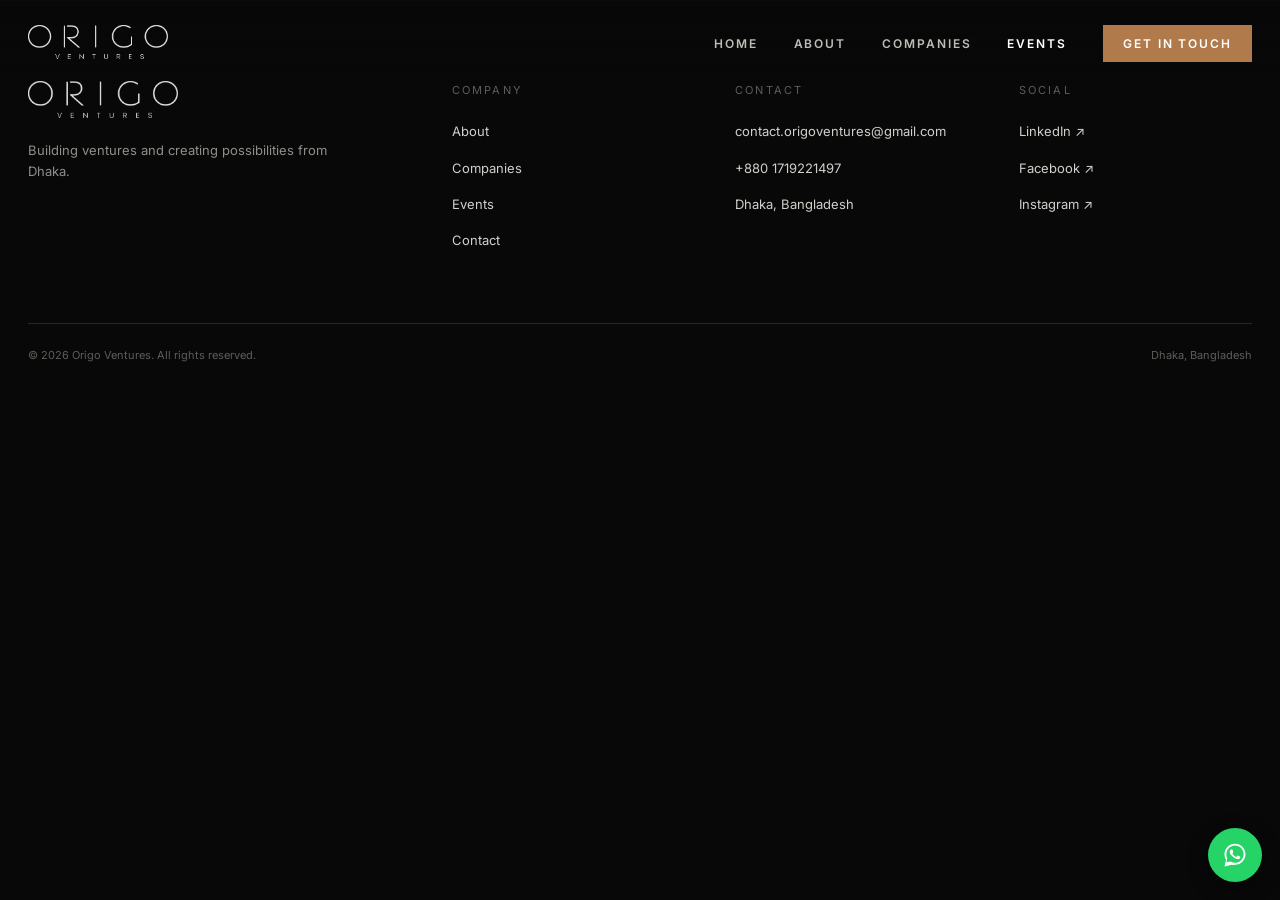
<file: event.html>
<!doctype html>
<html lang="en">
<head>
<meta charset="utf-8">
<meta name="viewport" content="width=device-width, initial-scale=1, viewport-fit=cover">
<meta name="description" content="Origo Ventures events.">
<meta name="theme-color" content="#080808">
<title>Event | Origo Ventures</title>
<link rel="preload" href="assets/fonts/Origo.ttf" as="font" type="font/ttf" crossorigin>
<link rel="stylesheet" href="assets/css/style.css">
</head>
<body>
<header class="site-header">
  <div class="container nav">
    <a href="index.html" aria-label="Origo Ventures home"><img class="logo" src="assets/images/origo-logo.png" alt="Origo Ventures"></a>
    <button class="menu-toggle" aria-label="Toggle navigation" aria-expanded="false"><span></span><span></span><span></span></button>
    <ul class="nav-links"><li><a class="" href="index.html">Home</a></li><li><a class="" href="about.html">About</a></li><li><a class="" href="companies.html">Companies</a></li><li><a class="active" href="events.html">Events</a></li><li><a class="nav-cta " href="contact.html">Get in Touch</a></li></ul>
  </div>
</header>
<main id="event-detail"></main>
<footer class="site-footer">
  <div class="container">
    <div class="footer-grid">
      <div>
        <img class="footer-logo" src="assets/images/origo-logo.png" alt="Origo Ventures">
        <p class="footer-copy" data-site="contact.tagline">Building ventures and creating possibilities from Dhaka.</p>
      </div>
      <div><div class="footer-title">Company</div><ul class="footer-links"><li><a href="about.html">About</a></li><li><a href="companies.html">Companies</a></li><li><a href="events.html">Events</a></li><li><a href="contact.html">Contact</a></li></ul></div>
      <div><div class="footer-title">Contact</div><ul class="footer-links"><li><a href="mailto:contact.origoventures@gmail.com" data-site="contact.email" data-site-href="contact.email" data-prefix="mailto:" data-hide-empty>contact.origoventures@gmail.com</a></li><li><a href="#" data-site="contact.phone" data-site-href="contact.phone" data-prefix="tel:" data-hide-empty>+880 1719221497</a></li><li><a href="#" data-site="contact.address" data-hide-empty>Dhaka, Bangladesh</a></li></ul></div>
      <div><div class="footer-title">Social</div><ul class="footer-links"><li><a href="#" data-site-href="contact.linkedin" data-hide-empty>LinkedIn ↗</a></li><li><a href="#" data-site-href="contact.facebook" data-hide-empty>Facebook ↗</a></li><li><a href="#" data-site-href="contact.instagram" data-hide-empty>Instagram ↗</a></li></ul></div>
    </div>
    <div class="footer-bottom"><span>© <span data-year></span> Origo Ventures. All rights reserved.</span><span data-site="contact.address">Dhaka, Bangladesh</span></div>
  </div>
</footer>
<script src="assets/js/events-data.js"></script>
<script src="assets/js/events.js"></script>
<script src="assets/js/site-data.js"></script>
<script src="assets/js/site.js"></script>
<script src="assets/js/content-data.js"></script>
<script src="assets/js/pages-data.js"></script>
<script src="assets/js/content.js"></script>
<script src="assets/js/script.js"></script>
</body>
</html>
</file>
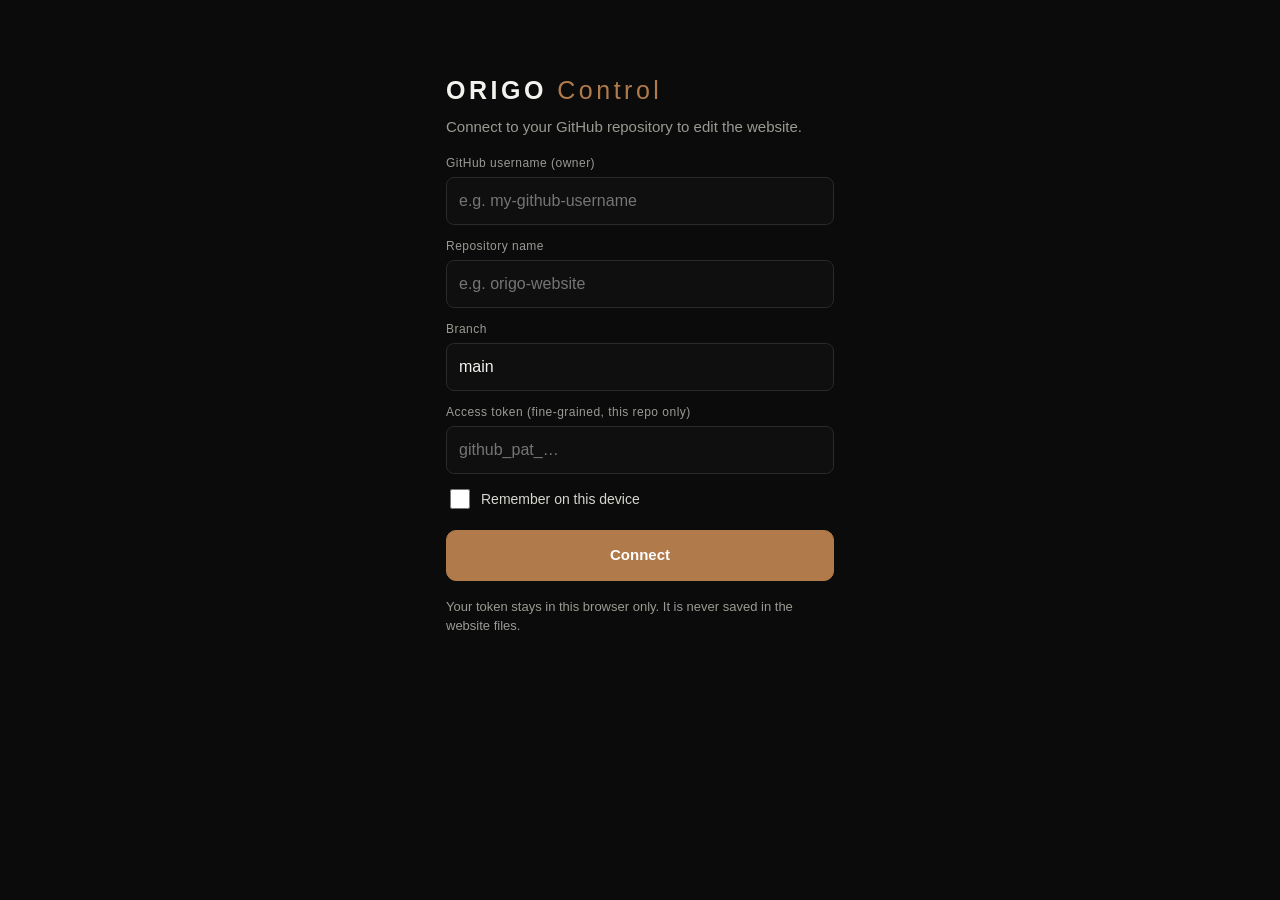
<file: origo-control.html>
<!doctype html>
<html lang="en">
<head>
<meta charset="utf-8">
<meta name="viewport" content="width=device-width, initial-scale=1">
<meta name="robots" content="noindex,nofollow">
<title>Origo Control Panel</title>
<style>
:root{--bg:#0b0b0b;--panel:#141414;--line:#2a2a2a;--text:#f2f2ee;--muted:#9a9a94;--accent:#b07a4b;--ok:#4aa36a;--err:#d9534f}
*{box-sizing:border-box}
body{margin:0;background:var(--bg);color:var(--text);font:15px/1.5 -apple-system,BlinkMacSystemFont,"Segoe UI",Roboto,Arial,sans-serif;-webkit-text-size-adjust:100%}
a{color:var(--accent);text-decoration:none}
h1{font-size:25px;margin:0 0 6px;font-weight:600}
.muted{color:var(--muted);margin:0 0 16px}
.wrap{max-width:980px;margin:0 auto;padding:16px 16px 130px}
.top{position:sticky;top:0;z-index:20;background:rgba(11,11,11,.97);border-bottom:1px solid var(--line);padding:10px 14px}
.toprow{display:flex;align-items:center;gap:10px;justify-content:space-between;flex-wrap:wrap}
.brand{font-weight:700;letter-spacing:.14em}.brand span{color:var(--accent);font-weight:500}
.toolbtns{display:flex;gap:6px;flex-wrap:wrap}
.nav{display:flex;gap:6px;overflow-x:auto;white-space:nowrap;padding:8px 0 2px;-webkit-overflow-scrolling:touch}
.pill,.tb{padding:8px 12px;border:1px solid var(--line);border-radius:8px;color:#d6d6d0;background:transparent;font:inherit;font-size:13px;cursor:pointer;white-space:nowrap}
.pill.on{background:var(--accent);border-color:var(--accent);color:#fff}
.sep{align-self:center;color:var(--muted);font-size:11px;letter-spacing:.12em;text-transform:uppercase;padding:0 4px}
.msg{padding:12px 14px;border-radius:8px;margin:0 0 12px;font-size:14px;white-space:pre-wrap}
.msg.ok{background:rgba(74,163,106,.15);border:1px solid var(--ok)}
.msg.err{background:rgba(217,83,79,.14);border:1px solid var(--err)}
.msg.info{background:rgba(176,122,75,.12);border:1px solid var(--accent)}
.cards{display:grid;grid-template-columns:1fr;gap:12px}
.card{display:block;background:var(--panel);border:1px solid var(--line);border-radius:12px;padding:16px;color:var(--text);cursor:pointer;text-align:left;font:inherit;width:100%}
.card b{display:block;font-size:17px;margin-bottom:2px}.card span{color:var(--muted);font-size:13px}
.box{background:var(--panel);border:1px solid var(--line);border-radius:12px;padding:16px;margin-bottom:14px}
.row-card{background:var(--panel);border:1px solid var(--line);border-radius:12px;margin-bottom:14px;overflow:hidden}
.row-head{display:flex;align-items:center;gap:10px;padding:10px 12px;background:#191919;border-bottom:1px solid var(--line);flex-wrap:wrap}
.badge{flex:0 0 auto;min-width:26px;height:26px;border-radius:13px;background:var(--accent);color:#fff;display:inline-grid;place-items:center;font-size:12px;font-weight:600;padding:0 6px}
.rtitle{flex:1;min-width:0;white-space:nowrap;overflow:hidden;text-overflow:ellipsis;font-weight:600}
.rbtns{display:flex;gap:6px;margin-left:auto}
.rbtns button{height:38px;padding:0 12px;border-radius:8px;border:1px solid var(--line);background:#222;color:#eee;font:inherit;font-size:13px;cursor:pointer;white-space:nowrap}
.rbtns button b{font-size:16px;margin-right:3px}
.rbtns .del{color:#ff8a85;border-color:#6b2f2d;background:#2a1514}
@media (max-width:560px){.rbtns{width:100%}.rbtns button{flex:1}}
.rbody{padding:14px;display:grid;grid-template-columns:1fr;gap:12px}
.fld{display:flex;flex-direction:column;gap:5px;min-width:0}
.fld>span.l{font-size:12px;color:var(--muted);letter-spacing:.04em}
.fld small{color:var(--muted);font-size:12px}
input[type=text],input[type=password],input[type=date],textarea,select{width:100%;background:#0f0f0f;color:var(--text);border:1px solid var(--line);border-radius:8px;padding:11px 12px;font:inherit;font-size:16px}
textarea{resize:vertical}
input:focus,textarea:focus,select:focus{outline:none;border-color:var(--accent)}
.pair{display:grid;grid-template-columns:1fr 1fr;gap:8px;margin-bottom:8px}
.group{border:1px dashed var(--line);border-radius:10px;padding:10px}
.imgbox{display:flex;gap:14px;align-items:flex-start;flex-wrap:wrap}
.pvframe{width:200px;height:150px;flex:0 0 auto;border:1px dashed #3a3a3a;border-radius:8px;background:#0f0f0f;overflow:hidden;display:grid;place-items:center}
.pv{width:100%;height:100%;object-fit:cover;display:block;cursor:zoom-in}
.pv[hidden],.pvmsg[hidden]{display:none}
.pvmsg{color:var(--muted);font-size:13px;padding:8px;text-align:center}
.pvcap{color:#d6d6d0;font-size:13px;word-break:break-all}
@media (max-width:560px){.pvframe{width:100%;height:210px}}
.imgctl{flex:1;min-width:200px;display:flex;flex-direction:column;gap:8px;align-items:flex-start}
.chk{display:flex;gap:8px;align-items:center;font-size:14px;color:#d6d6d0}
.chk input{width:20px;height:20px}
.btn{display:inline-block;background:var(--accent);color:#fff;border:1px solid var(--accent);border-radius:10px;padding:13px 20px;font:inherit;font-weight:600;cursor:pointer;min-height:46px}
.btn.ghost{background:transparent;color:var(--text);border-color:#555}
.btn.small{padding:8px 14px;min-height:38px;font-size:14px}
.btn[disabled]{opacity:.5;cursor:not-allowed}
.savebar{position:fixed;left:0;right:0;bottom:0;z-index:30;background:rgba(11,11,11,.97);border-top:1px solid var(--line);padding:10px 16px;display:flex;gap:14px;align-items:center;justify-content:center;flex-wrap:wrap}
.savebar .st{font-size:13px;color:var(--muted)}
.savebar .st.dirty{color:#f0c27a}
.login{max-width:420px;margin:8vh auto 0;padding:0 16px}
.login h1{letter-spacing:.14em}.login h1 span{color:var(--accent);font-weight:500}
.login .btn{width:100%;margin-top:6px}
.login .fld{margin-bottom:12px}
.addrow{margin:2px 0 16px}
.nested{margin-top:4px}
@media (min-width:760px){.cards{grid-template-columns:repeat(3,1fr)}.rbody{grid-template-columns:1fr 1fr}.fld.full{grid-column:1/-1}}

.ic{width:100%;height:100%;display:block}
.ic .f{fill:#55554f}.ic .a{fill:#b07a4b}.ic .l{fill:#8a8a84}.ic .s{stroke:#77776f;fill:none;stroke-width:1.5}
.ricon{width:46px;height:32px;flex:0 0 auto;background:#0f0f0f;border:1px solid var(--line);border-radius:6px;padding:2px}
.rbtns .pvbtn{color:#f0c27a;border-color:#5b4a2b;background:#241d10}
.ov{position:fixed;inset:0;z-index:100;background:rgba(0,0,0,.86);display:flex;align-items:flex-start;justify-content:center;overflow:auto;padding:16px}
.ovbox{background:#121212;border:1px solid var(--line);border-radius:14px;width:100%;max-width:760px;margin:auto 0}
.ovbox.wide{max-width:1180px}
.ovhead{display:flex;align-items:center;justify-content:space-between;gap:10px;padding:12px 14px;border-bottom:1px solid var(--line);flex-wrap:wrap}
.ovbody{padding:14px}
.tiles{display:grid;grid-template-columns:repeat(2,1fr);gap:10px}
.tile{display:flex;flex-direction:column;gap:6px;text-align:left;background:var(--panel);border:1px solid var(--line);border-radius:10px;padding:10px;color:var(--text);cursor:pointer;font:inherit}
.tile:hover,.tile.on{border-color:var(--accent);background:#1b1612}
.tile .tic{height:64px;background:#0b0b0b;border-radius:6px;padding:4px;border:1px solid #222}
.tile b{font-size:14px}.tile span{font-size:12px;color:var(--muted)}
.tthumb{display:grid;grid-template-columns:repeat(3,1fr);gap:3px;background:#0b0b0b;border:1px solid #222;border-radius:6px;padding:4px;min-height:64px;align-content:start}
.tthumb .ic{height:28px}
.tthumb.empty{display:grid;place-items:center;color:var(--muted);font-size:12px}
.wiz .fld{margin-bottom:12px}
.pvbar{display:flex;gap:8px;align-items:center;flex-wrap:wrap}
.pvstage{background:#050505;border-radius:10px;padding:10px;display:flex;justify-content:center}
.pvstage iframe{border:1px solid var(--line);border-radius:8px;background:#080808;height:78vh;width:100%}
.pvstage.mob iframe{width:390px;max-width:100%}
.pill.on2{background:var(--accent);border-color:var(--accent);color:#fff}
@media (min-width:760px){.tiles{grid-template-columns:repeat(4,1fr)}.tiles.t3{grid-template-columns:repeat(3,1fr)}}

.urow{display:flex;gap:12px;align-items:center;background:var(--panel);border:1px solid var(--line);border-radius:10px;padding:10px;margin-bottom:8px;cursor:pointer}
.urow input{width:22px;height:22px;flex:0 0 auto}
.upv{width:72px;height:54px;object-fit:cover;border-radius:6px;background:#0f0f0f;border:1px solid var(--line);flex:0 0 auto}
.uinfo{display:flex;flex-direction:column;min-width:0}.uinfo small{color:var(--muted);word-break:break-all}

.drop{display:block;border:2px dashed #3a3a3a;border-radius:12px;padding:28px 16px;text-align:center;cursor:pointer;color:#d6d6d0;background:#0f0f0f;margin-bottom:14px}
.drop:hover,.drop.over{border-color:var(--accent);background:#1b1612}
.drop input{display:none}
.drop b{display:block;font-size:16px;margin-bottom:4px}.drop span{color:var(--muted);font-size:13px}
.frow{display:flex;gap:12px;align-items:center;background:var(--panel);border:1px solid var(--line);border-radius:10px;padding:9px 12px;margin-bottom:6px;cursor:pointer}
.frow.off{opacity:.55;cursor:default}
.frow input{width:20px;height:20px;flex:0 0 auto}
.fpath{min-width:0;flex:1;display:flex;flex-direction:column}.fpath b{font-size:14px;word-break:break-all}.fpath small{color:var(--muted);font-size:12px;word-break:break-all}
.tag{flex:0 0 auto;font-size:11px;font-weight:700;letter-spacing:.06em;padding:3px 8px;border-radius:999px;border:1px solid}
.tag.new{color:#7bd49a;border-color:#2f6b45;background:rgba(74,163,106,.12)}
.tag.chg{color:#f0c27a;border-color:#6d5628;background:rgba(240,194,122,.1)}
.tag.same{color:#9a9a94;border-color:#3a3a3a}
.tag.prot{color:#ff8a85;border-color:#6b2f2d;background:#2a1514}
.cbox{border:1px solid var(--line);border-radius:12px;background:var(--panel);padding:16px;margin-top:16px}
.cbox h2{margin:0 0 6px;font-size:20px;font-weight:600}
.cbox input[type=text],.cbox textarea{margin-bottom:10px}
.rad{display:flex;gap:10px;align-items:flex-start;margin:8px 0;font-size:14px;color:#d6d6d0;cursor:pointer}
.rad input{width:18px;height:18px;margin-top:2px;flex:0 0 auto}
.rad code{background:#1d2530;color:#9ecbff;border-radius:6px;padding:1px 6px;font-size:13px}
.cbtns{display:flex;gap:10px;margin-top:14px;flex-wrap:wrap}
.btn.green{background:#238636;border-color:#2ea043}
.btn.cancel{background:#1a1a1a;color:#ff8a85;border-color:#444}
</style>
</head>
<body>
<div id="app"></div>
<script>
(function () {
  'use strict';
  var API = 'https://api.github.com';
  var CFG_KEY = 'origo_control_cfg';

  /* ---------------------------------------------------------------- helpers */
  function el(tag, attrs, kids) {
    var e = document.createElement(tag);
    if (attrs) { Object.keys(attrs).forEach(function (k) {
      var v = attrs[k];
      if (k === 'class') e.className = v;
      else if (k === 'text') e.textContent = v;
      else if (k === 'html') e.innerHTML = v;
      else if (k.slice(0, 2) === 'on') e.addEventListener(k.slice(2), v);
      else if (v === true) e.setAttribute(k, '');
      else if (v !== false && v != null) e.setAttribute(k, v);
    }); }
    (kids || []).forEach(function (c) { if (c == null) return; e.appendChild(typeof c === 'string' ? document.createTextNode(c) : c); });
    return e;
  }
  function slugify(s) { s = String(s || '').toLowerCase().replace(/[^a-z0-9]+/g, '-').replace(/^-+|-+$/g, ''); return (s || 'item').slice(0, 40); }
  function stamp() { return Date.now().toString(36) + Math.random().toString(36).slice(2, 5); }
  function clone(o) { return JSON.parse(JSON.stringify(o)); }
  function b64enc(str) { var bytes = new TextEncoder().encode(str), bin = ''; for (var i = 0; i < bytes.length; i += 0x8000) bin += String.fromCharCode.apply(null, bytes.subarray(i, i + 0x8000)); return btoa(bin); }
  function b64dec(b64) { var bin = atob(String(b64).replace(/\s/g, '')), bytes = new Uint8Array(bin.length); for (var i = 0; i < bin.length; i++) bytes[i] = bin.charCodeAt(i); return new TextDecoder().decode(bytes); }
  function splitParas(s) { return String(s || '').replace(/\r/g, '').split(/\n\s*\n/).map(function (p) { return p.replace(/\s*\n\s*/g, ' ').trim(); }).filter(Boolean); }
  function isImgPath(p) { return typeof p === 'string' && /^assets\/images\/[A-Za-z0-9_\/-]+\.(jpg|jpeg|png|webp)$/.test(p) && p.indexOf('..') < 0; }
  function gather(v, out) { if (Array.isArray(v)) v.forEach(function (x) { gather(x, out); }); else if (v && typeof v === 'object') Object.keys(v).forEach(function (k) { gather(v[k], out); }); else if (isImgPath(v)) out[v] = true; return out; }

  /* ---------------------------------------------------------------- state */
  var CFG = null;
  var S = { files: {}, pending: {}, preview: {}, dirty: {}, section: 'dash', busy: false };
  var app = document.getElementById('app');

  /* ---------------------------------------------------------------- GitHub API */
  function ghUrl(path) { return API + '/repos/' + CFG.owner + '/' + CFG.repo + '/contents/' + path.split('/').map(encodeURIComponent).join('/'); }
  function headers(extra) { var h = { 'Authorization': 'Bearer ' + CFG.token, 'Accept': 'application/vnd.github+json', 'X-GitHub-Api-Version': '2022-11-28' }; if (extra) Object.keys(extra).forEach(function (k) { h[k] = extra[k]; }); return h; }
  function friendly(status, j, what) {
    var m = (j && j.message) ? j.message : '';
    if (status === 401) return 'GitHub says the token is wrong or expired. Log out and enter a new token.';
    if (status === 403) return 'GitHub refused (' + (m || 'forbidden') + '). Check that the token has "Contents: Read and write" for this repo, or wait a minute if you hit a rate limit.';
    if (status === 404) return 'Not found: ' + what + '. Check owner/repo/branch names, and that the token can access this repo.';
    if (status === 409 || status === 422) return 'The file changed on GitHub since you opened this panel (' + (m || 'conflict') + '). Press "Reload from GitHub", then make your change again.';
    return 'GitHub error ' + status + (m ? ': ' + m : '') + ' (' + what + ')';
  }
  async function gh(method, path, body) {
    var url = method === 'GET' ? ghUrl(path) + '?ref=' + encodeURIComponent(CFG.branch) + '&_=' + Date.now() : ghUrl(path);
    var r;
    try { r = await fetch(url, { method: method, headers: headers(), body: body ? JSON.stringify(body) : undefined, cache: 'no-store' }); }
    catch (e) { throw new Error('Cannot reach GitHub. Check your internet connection.'); }
    var j = {}; try { j = await r.json(); } catch (e) { j = {}; }
    if (!r.ok) { var err = new Error(friendly(r.status, j, path)); err.status = r.status; throw err; }
    return j;
  }
  /* preview: always read the CURRENT file from the repo (not the live site), so it is never stale */
  var blobCache = {};
  function repoImage(path) {
    if (S.preview[path]) return Promise.resolve(S.preview[path]);
    if (blobCache[path]) return blobCache[path];
    var pr = fetch(ghUrl(path) + '?ref=' + encodeURIComponent(CFG.branch), { headers: headers({ 'Accept': 'application/vnd.github.raw+json' }), cache: 'no-store' })
      .then(function (r) { if (!r.ok) { var e = new Error('missing'); e.status = r.status; throw e; } return r.blob(); })
      .then(function (b) { return URL.createObjectURL(b); });
    blobCache[path] = pr;
    pr.catch(function () { delete blobCache[path]; });
    return pr;
  }
  async function loadFile(name) {
    var path = 'assets/js/' + name;
    if (S.files[path]) return S.files[path];
    var sec = SECTIONS.filter(function (s) { return s.file === name; })[0];
    var j;
    try { j = await gh('GET', path); }
    catch (er) {
      if (er.status === 404 && sec.optional) {
        var nf = { path: path, sha: undefined, header: '/* Managed by the control panel. Keep VALID JSON if you edit by hand. */\n\n', varName: sec.varName, data: (sec.kind === 'list' ? [] : {}), isNew: true };
        nf.origImgs = {}; S.files[path] = nf; return nf;
      }
      throw er;
    }
    var text;
    if (j.content) text = b64dec(j.content);
    else { var r = await fetch(ghUrl(path) + '?ref=' + encodeURIComponent(CFG.branch), { headers: headers({ 'Accept': 'application/vnd.github.raw+json' }), cache: 'no-store' }); text = await r.text(); }
    var re = new RegExp('^window\\.' + sec.varName + '\\s*=', 'm'), m = re.exec(text);
    if (!m) throw new Error(name + ' does not contain window.' + sec.varName);
    var rest = text.slice(m.index + m[0].length), end = rest.lastIndexOf(';');
    var data;
    try { data = JSON.parse((end < 0 ? rest : rest.slice(0, end)).trim()); }
    catch (e) { throw new Error(name + ' has a syntax error and cannot be edited here: ' + e.message); }
    var f = { path: path, sha: j.sha, header: text.slice(0, m.index), varName: sec.varName, data: data };
    f.origImgs = gather(data, {});
    S.files[path] = f;
    return f;
  }

  /* ---------------------------------------------------------------- image processing */
  function processImage(file) {
    return new Promise(function (res, rej) {
      if (file.size > 25 * 1024 * 1024) { rej(new Error('Photo is larger than 25 MB.')); return; }
      var url = URL.createObjectURL(file), img = new Image();
      img.onload = function () {
        var w = img.naturalWidth, h = img.naturalHeight, max = 1600, nw = w > max ? max : w, nh = Math.round(h * nw / w);
        var c = document.createElement('canvas'); c.width = nw; c.height = nh;
        var cx = c.getContext('2d'), png = file.type === 'image/png';
        if (!png) { cx.fillStyle = '#fff'; cx.fillRect(0, 0, nw, nh); }
        cx.drawImage(img, 0, 0, nw, nh);
        var d = c.toDataURL(png ? 'image/png' : 'image/jpeg', 0.85);
        URL.revokeObjectURL(url);
        res({ b64: d.split(',')[1], dataUrl: d, ext: png ? 'png' : 'jpg' });
      };
      img.onerror = function () { URL.revokeObjectURL(url); rej(new Error('That file is not a readable image (use JPG, PNG or WebP).')); };
      img.src = url;
    });
  }

  /* ---------------------------------------------------------------- schema */
  var T = { text: 'text', title: 'title' };
  var STATS = { key: 'stats', label: 'Highlights (up to 3: big value + small label)', type: 'stats' };
  var BTN = function (key, label) { return { key: key, label: label, type: 'group', fields: [{ key: 'text', label: 'Button text', type: 'text' }, { key: 'link', label: 'Link (page or https://…)', type: 'url' }] }; };
  var TITLE_HINT = 'New line = line break. Put *stars* around a word to make it outlined/accent colour.';

  /* ---------------------------------------------------------------- block library */
  var ICON = {
    hero: '<rect class="f" x="2" y="2" width="60" height="40" rx="3" opacity=".4"/><rect class="a" x="8" y="12" width="32" height="6"/><rect class="l" x="8" y="22" width="24" height="3"/><rect class="a" x="8" y="30" width="14" height="6" rx="1"/>',
    text: '<rect class="a" x="8" y="6" width="26" height="5"/><rect class="l" x="8" y="16" width="48" height="3"/><rect class="l" x="8" y="23" width="44" height="3"/><rect class="l" x="8" y="30" width="48" height="3"/><rect class="l" x="8" y="37" width="30" height="3"/>',
    imagetext: '<rect class="f" x="4" y="6" width="26" height="32" rx="2"/><circle class="l" cx="12" cy="15" r="3"/><rect class="a" x="36" y="9" width="22" height="5"/><rect class="l" x="36" y="19" width="24" height="3"/><rect class="l" x="36" y="26" width="20" height="3"/><rect class="a" x="36" y="33" width="12" height="5" rx="1"/>',
    rows: '<rect class="f" x="3" y="3" width="24" height="16" rx="2"/><rect class="a" x="32" y="6" width="22" height="4"/><rect class="l" x="32" y="13" width="26" height="3"/><rect class="f" x="37" y="25" width="24" height="16" rx="2"/><rect class="a" x="6" y="28" width="22" height="4"/><rect class="l" x="6" y="35" width="26" height="3"/>',
    cards: '<rect class="f" x="3" y="8" width="18" height="28" rx="2"/><rect class="f" x="23" y="8" width="18" height="28" rx="2"/><rect class="f" x="43" y="8" width="18" height="28" rx="2"/><rect class="a" x="6" y="12" width="8" height="3"/><rect class="a" x="26" y="12" width="8" height="3"/><rect class="a" x="46" y="12" width="8" height="3"/><rect class="l" x="6" y="22" width="12" height="2"/><rect class="l" x="26" y="22" width="12" height="2"/><rect class="l" x="46" y="22" width="12" height="2"/>',
    stats: '<rect class="s" x="2" y="10" width="60" height="24" rx="2"/><rect class="a" x="7" y="16" width="8" height="8"/><rect class="a" x="21" y="16" width="8" height="8"/><rect class="a" x="35" y="16" width="8" height="8"/><rect class="a" x="49" y="16" width="8" height="8"/><rect class="l" x="7" y="27" width="9" height="2"/><rect class="l" x="21" y="27" width="9" height="2"/><rect class="l" x="35" y="27" width="9" height="2"/><rect class="l" x="49" y="27" width="9" height="2"/>',
    gallery: '<rect class="f" x="3" y="4" width="18" height="16" rx="2"/><rect class="f" x="23" y="4" width="18" height="16" rx="2"/><rect class="f" x="43" y="4" width="18" height="16" rx="2"/><rect class="f" x="3" y="24" width="18" height="16" rx="2"/><rect class="f" x="23" y="24" width="18" height="16" rx="2"/><rect class="f" x="43" y="24" width="18" height="16" rx="2"/>',
    image: '<rect class="f" x="4" y="4" width="56" height="36" rx="3"/><circle class="l" cx="18" cy="15" r="4"/><polygon class="l" points="8,36 24,22 34,31 44,20 58,36"/>',
    video: '<rect class="f" x="4" y="4" width="56" height="36" rx="3"/><polygon class="a" points="27,14 27,30 41,22"/>',
    quote: '<circle class="a" cx="24" cy="10" r="4"/><circle class="a" cx="34" cy="10" r="4"/><rect class="l" x="10" y="20" width="44" height="3"/><rect class="l" x="16" y="27" width="32" height="3"/><rect class="f" x="24" y="35" width="16" height="3"/>',
    faq: '<rect class="f" x="6" y="6" width="52" height="8" rx="2"/><rect class="f" x="6" y="18" width="52" height="8" rx="2"/><rect class="f" x="6" y="30" width="52" height="8" rx="2"/><rect class="a" x="50" y="9" width="5" height="2"/><rect class="a" x="50" y="21" width="5" height="2"/><rect class="a" x="50" y="33" width="5" height="2"/>',
    steps: '<circle class="a" cx="10" cy="9" r="5"/><rect class="l" x="20" y="7" width="34" height="4"/><circle class="a" cx="10" cy="22" r="5"/><rect class="l" x="20" y="20" width="30" height="4"/><circle class="a" cx="10" cy="35" r="5"/><rect class="l" x="20" y="33" width="36" height="4"/>',
    team: '<circle class="f" cx="12" cy="16" r="8"/><circle class="f" cx="32" cy="16" r="8"/><circle class="f" cx="52" cy="16" r="8"/><rect class="l" x="5" y="30" width="14" height="3"/><rect class="l" x="25" y="30" width="14" height="3"/><rect class="l" x="45" y="30" width="14" height="3"/><rect class="f" x="7" y="36" width="10" height="2"/><rect class="f" x="27" y="36" width="10" height="2"/><rect class="f" x="47" y="36" width="10" height="2"/>',
    logos: '<rect class="l" x="3" y="16" width="12" height="12" rx="2"/><rect class="l" x="18" y="16" width="12" height="12" rx="2"/><rect class="l" x="33" y="16" width="12" height="12" rx="2"/><rect class="l" x="48" y="16" width="12" height="12" rx="2"/>',
    map: '<rect class="f" x="3" y="4" width="58" height="36" rx="3"/><path class="s" d="M3 28 L22 18 L40 30 L61 14"/><circle class="a" cx="32" cy="18" r="5"/><polygon class="a" points="28,21 36,21 32,30"/>',
    form: '<rect class="s" x="8" y="5" width="48" height="7" rx="1"/><rect class="s" x="8" y="15" width="48" height="7" rx="1"/><rect class="s" x="8" y="25" width="48" height="7" rx="1"/><rect class="a" x="8" y="35" width="20" height="6" rx="1"/>',
    button: '<rect class="a" x="14" y="13" width="36" height="18" rx="3"/><rect class="l" x="23" y="21" width="18" height="3"/>',
    cta: '<rect class="a" x="10" y="7" width="44" height="7"/><rect class="l" x="16" y="19" width="32" height="3"/><rect class="a" x="12" y="30" width="18" height="7" rx="1"/><rect class="s" x="34" y="30" width="18" height="7" rx="1"/>',
    divider: '<rect class="l" x="4" y="21" width="56" height="2"/><rect class="f" x="26" y="9" width="12" height="2"/><rect class="f" x="26" y="33" width="12" height="2"/>',
    events: '<rect class="f" x="3" y="6" width="18" height="32" rx="2"/><rect class="f" x="23" y="6" width="18" height="32" rx="2"/><rect class="f" x="43" y="6" width="18" height="32" rx="2"/><rect class="a" x="6" y="22" width="12" height="3"/><rect class="a" x="26" y="22" width="12" height="3"/><rect class="a" x="46" y="22" width="12" height="3"/><rect class="l" x="6" y="29" width="9" height="2"/><rect class="l" x="26" y="29" width="9" height="2"/><rect class="l" x="46" y="29" width="9" height="2"/>',
    project: '<rect class="a" x="4" y="4" width="22" height="5"/><rect class="f" x="4" y="14" width="18" height="12" rx="2"/><rect class="f" x="23" y="14" width="18" height="12" rx="2"/><rect class="f" x="42" y="14" width="18" height="12" rx="2"/><rect class="f" x="4" y="29" width="18" height="12" rx="2"/><rect class="f" x="23" y="29" width="18" height="12" rx="2"/><rect class="f" x="42" y="29" width="18" height="12" rx="2"/>'
  };
  function icon(t) { return '<svg class="ic" viewBox="0 0 64 44" aria-hidden="true">' + (ICON[t] || ICON.text) + '</svg>'; }

  var HEADING = { key: 'heading', label: 'Heading (optional)', type: 'title', hint: TITLE_HINT };
  var COLS = { key: 'cols', label: 'Columns on desktop', type: 'select', options: { c2: '2 columns', c3: '3 columns', c4: '4 columns' } };
  var STYLE_FIELDS = [
    { key: 'bg', label: 'Background', type: 'select', options: { dark: 'Dark (default)', light: 'Slightly lighter', accent: 'Brown tint' } },
    { key: 'align', label: 'Alignment', type: 'select', options: { left: 'Left', center: 'Centered' } },
    { key: 'space', label: 'Spacing above/below', type: 'select', options: { normal: 'Normal', compact: 'Compact', large: 'Large' } }
  ];
  var st = function (o) { o.bg = 'dark'; o.align = 'left'; o.space = 'normal'; return o; };
  function projectOptions() {
    var f = S.files['assets/js/projects-data.js'], o = {};
    if (f && Array.isArray(f.data)) f.data.forEach(function (p) { if (p && p.title) o[slugify(p.id || p.title)] = p.title; });
    if (!Object.keys(o).length) o[''] = '(no event projects yet — create one under "Event projects")';
    return o;
  }
  var BLK = {
    hero: { label: 'Hero banner', desc: 'Big title, text, buttons, optional background photo', style: false,
      fields: function () { return [{ key: 'eyebrow', label: 'Small label above the title', type: 'text' }, { key: 'title', label: 'Big title', type: 'title', hint: TITLE_HINT }, { key: 'text', label: 'Intro text', type: 'textarea', rows: 3 }, BTN('btn1', 'Button 1'), BTN('btn2', 'Button 2'), { key: 'image', label: 'Background photo (optional)', type: 'image' }, { key: 'align', label: 'Alignment', type: 'select', options: { left: 'Left', center: 'Centered' } }]; },
      make: function () { return { type: 'hero', eyebrow: 'Small label', title: 'Big title\n*highlight*', text: 'Short introduction.', btn1: { text: 'Contact', link: 'contact.html' }, btn2: { text: '', link: '' }, image: '', align: 'left' }; } },
    text: { label: 'Text', desc: 'Heading and paragraphs',
      fields: function () { return [HEADING, { key: 'body', label: 'Text (blank line between paragraphs)', type: 'paras' }, { key: 'width', label: 'Text width', type: 'select', options: { narrow: 'Narrow (easy to read)', wide: 'Full width' } }]; },
      make: function () { return st({ type: 'text', heading: 'Heading', body: ['Write your text here.'], width: 'narrow' }); } },
    imagetext: { label: 'Image + text', desc: 'Photo beside text, with a button',
      fields: function () { return [HEADING, { key: 'body', label: 'Text (blank line between paragraphs)', type: 'paras' }, { key: 'image', label: 'Photo', type: 'image' }, { key: 'imagePos', label: 'Photo position', type: 'select', options: { left: 'Left', right: 'Right' } }, BTN('button', 'Button (optional)')]; },
      make: function () { return st({ type: 'imagetext', heading: 'Heading', body: ['Write your text here.'], image: '', imagePos: 'left', button: { text: '', link: '' } }); } },
    rows: { label: 'Photo + text rows', desc: 'Alternating rows like the Companies page',
      fields: function () { return [HEADING, { key: 'items', label: 'Rows', type: 'list', item: 'Row', tk: 'title', blank: { title: '', text: '', tags: [], image: '', buttonText: '', link: '' }, fields: [{ key: 'title', label: 'Title', type: 'text' }, { key: 'tags', label: 'Tags (comma separated)', type: 'tags' }, { key: 'text', label: 'Text (blank line between paragraphs)', type: 'textarea', rows: 4 }, { key: 'image', label: 'Photo / logo', type: 'image' }, { key: 'buttonText', label: 'Button text (optional)', type: 'text' }, { key: 'link', label: 'Button link', type: 'url' }] }]; },
      make: function () { return st({ type: 'rows', heading: '', items: [{ title: 'First item', text: 'Describe it here.', tags: ['Tag'], image: '', buttonText: 'Learn more', link: '#' }, { title: 'Second item', text: 'Describe it here.', tags: [], image: '', buttonText: '', link: '' }] }); } },
    cards: { label: 'Cards', desc: 'Grid of 2, 3 or 4 cards',
      fields: function () { return [HEADING, COLS, { key: 'numbers', label: 'Show numbers (01, 02…)', type: 'bool', def: true }, { key: 'cards', label: 'Cards', type: 'list', item: 'Card', tk: 'title', blank: { title: '', text: '', image: '', link: '' }, fields: [{ key: 'title', label: 'Card title', type: 'text' }, { key: 'text', label: 'Card text', type: 'textarea', rows: 3 }, { key: 'image', label: 'Photo (optional)', type: 'image' }, { key: 'link', label: 'Link (optional)', type: 'url' }] }]; },
      make: function () { return st({ type: 'cards', heading: 'Heading', cols: 'c3', numbers: true, cards: [{ title: 'First', text: 'Short text.', image: '', link: '' }, { title: 'Second', text: 'Short text.', image: '', link: '' }, { title: 'Third', text: 'Short text.', image: '', link: '' }] }); } },
    stats: { label: 'Numbers strip', desc: 'Big numbers with small labels', style: false,
      fields: function () { return [{ key: 'items', label: 'Numbers', type: 'list', item: 'Number', titleFn: function (s) { return (s.value || '') + ' ' + (s.label || ''); }, blank: { value: '', label: '' }, fields: [{ key: 'value', label: 'Big value', type: 'text' }, { key: 'label', label: 'Small label', type: 'text' }] }]; },
      make: function () { return { type: 'stats', items: [{ value: '10+', label: 'Years' }, { value: '50', label: 'Projects' }, { value: '3', label: 'Cities' }] }; } },
    gallery: { label: 'Photo gallery', desc: 'Grid of photos with captions',
      fields: function () { return [HEADING, COLS, { key: 'images', label: 'Photos', type: 'list', item: 'Photo', titleFn: function (g) { return g.caption || (g.image ? 'Photo' : 'New photo'); }, blank: { image: '', caption: '' }, fields: [{ key: 'image', label: 'Photo', type: 'image' }, { key: 'caption', label: 'Caption (optional)', type: 'text' }] }]; },
      make: function () { return st({ type: 'gallery', heading: 'Gallery', cols: 'c3', images: [{ image: '', caption: '' }, { image: '', caption: '' }, { image: '', caption: '' }] }); } },
    image: { label: 'Single image', desc: 'One large photo with caption',
      fields: function () { return [{ key: 'image', label: 'Photo', type: 'image' }, { key: 'caption', label: 'Caption (optional)', type: 'text' }, { key: 'size', label: 'Size', type: 'select', options: { full: 'Full width', narrow: 'Narrow' } }]; },
      make: function () { return st({ type: 'image', image: '', caption: '', size: 'full' }); } },
    video: { label: 'YouTube video', desc: 'Embedded video with a heading',
      fields: function () { return [HEADING, { key: 'url', label: 'YouTube link', type: 'url' }]; },
      make: function () { return st({ type: 'video', heading: '', url: '' }); } },
    quote: { label: 'Quote', desc: 'Big testimonial / quote',
      fields: function () { return [{ key: 'text', label: 'Quote', type: 'textarea', rows: 3 }, { key: 'name', label: 'Name', type: 'text' }, { key: 'role', label: 'Role / company', type: 'text' }]; },
      make: function () { return st({ type: 'quote', text: 'Write the quote here.', name: 'Name', role: 'Role', align: 'center' }); } },
    faq: { label: 'FAQ', desc: 'Questions that open and close',
      fields: function () { return [HEADING, { key: 'items', label: 'Questions', type: 'list', item: 'Question', titleFn: function (q) { return q.q || 'New question'; }, blank: { q: '', a: '' }, fields: [{ key: 'q', label: 'Question', type: 'text' }, { key: 'a', label: 'Answer', type: 'textarea', rows: 3 }] }]; },
      make: function () { return st({ type: 'faq', heading: 'Questions', items: [{ q: 'First question?', a: 'Answer here.' }, { q: 'Second question?', a: 'Answer here.' }] }); } },
    steps: { label: 'Steps / process', desc: 'Numbered steps',
      fields: function () { return [HEADING, { key: 'items', label: 'Steps', type: 'list', item: 'Step', tk: 'title', blank: { title: '', text: '' }, fields: [{ key: 'title', label: 'Step title', type: 'text' }, { key: 'text', label: 'Step text', type: 'textarea', rows: 3 }] }]; },
      make: function () { return st({ type: 'steps', heading: 'How it works', items: [{ title: 'First step', text: 'Explain it.' }, { title: 'Second step', text: 'Explain it.' }, { title: 'Third step', text: 'Explain it.' }] }); } },
    team: { label: 'Team', desc: 'People with photo, name and role',
      fields: function () { return [HEADING, COLS, { key: 'members', label: 'People', type: 'list', item: 'Person', tk: 'name', blank: { name: '', role: '', photo: '', link: '' }, fields: [{ key: 'name', label: 'Name', type: 'text' }, { key: 'role', label: 'Role', type: 'text' }, { key: 'photo', label: 'Photo', type: 'image' }, { key: 'link', label: 'Link (optional)', type: 'url' }] }]; },
      make: function () { return st({ type: 'team', heading: 'Our team', cols: 'c3', members: [{ name: 'Name', role: 'Role', photo: '', link: '' }, { name: 'Name', role: 'Role', photo: '', link: '' }, { name: 'Name', role: 'Role', photo: '', link: '' }] }); } },
    logos: { label: 'Partner logos', desc: 'A row of logos',
      fields: function () { return [HEADING, { key: 'items', label: 'Logos', type: 'list', item: 'Logo', titleFn: function (l) { return l.name || (l.image ? 'Logo' : 'New logo'); }, blank: { image: '', name: '', link: '' }, fields: [{ key: 'image', label: 'Logo image', type: 'image' }, { key: 'name', label: 'Name', type: 'text' }, { key: 'link', label: 'Link (optional)', type: 'url' }] }]; },
      make: function () { return st({ type: 'logos', heading: 'Partners', items: [{ image: '', name: '', link: '' }] }); } },
    map: { label: 'Google map', desc: 'Office location map',
      fields: function () { return [HEADING, { key: 'query', label: 'Location (address) or Google "Embed a map" code', type: 'textarea', rows: 3, hint: 'Empty = use the office location from Contact info.' }, { key: 'link', label: 'Google Maps share link (optional)', type: 'url' }]; },
      make: function () { return st({ type: 'map', heading: 'Find us', query: '', link: '' }); } },
    form: { label: 'Contact form', desc: 'Message form that emails you',
      fields: function () { return [HEADING, { key: 'text', label: 'Short text above the form', type: 'textarea', rows: 2 }, { key: 'button', label: 'Button text', type: 'text', ph: 'Send Message' }]; },
      make: function () { return st({ type: 'form', heading: 'Write to us', text: 'Tell us what you need and we will reply.', button: 'Send Message' }); } },
    button: { label: 'Button', desc: 'A single button link',
      fields: function () { return [{ key: 'text', label: 'Button text', type: 'text' }, { key: 'link', label: 'Link (page or https://…)', type: 'url' }, { key: 'style', label: 'Style', type: 'select', options: { primary: 'Solid', ghost: 'Outline' } }]; },
      make: function () { return st({ type: 'button', text: 'Contact us', link: 'contact.html', style: 'primary' }); } },
    cta: { label: 'Call-to-action', desc: 'Big closing block with buttons', style: false,
      fields: function () { return [{ key: 'title', label: 'Title (empty = use the shared one)', type: 'title', hint: TITLE_HINT }, { key: 'text', label: 'Paragraph', type: 'textarea', rows: 3 }, BTN('btn1', 'Button 1'), BTN('btn2', 'Button 2')]; },
      make: function () { return { type: 'cta', title: '', text: '', btn1: { text: '', link: '' }, btn2: { text: '', link: '' } }; } },
    divider: { label: 'Divider / space', desc: 'A line or empty space', style: false,
      fields: function () { return [{ key: 'line', label: 'Type', type: 'select', options: { line: 'Line', space: 'Empty space' } }, { key: 'size', label: 'Size', type: 'select', options: { sm: 'Small', md: 'Medium', lg: 'Large' } }]; },
      make: function () { return { type: 'divider', line: 'line', size: 'md' }; } },
    events: { label: 'Events list', desc: 'Show current / upcoming events',
      fields: function () { return [HEADING, { key: 'mode', label: 'Which events', type: 'select', options: { upcoming: 'Upcoming events', current: 'Current event only', past: 'Past events', all: 'All events' } }, { key: 'limit', label: 'Max number (empty = all)', type: 'text' }]; },
      make: function () { return st({ type: 'events', heading: 'Events', mode: 'upcoming', limit: '' }); } },
    project: { label: 'Event project', desc: 'Show an NDA / Collab project section',
      fields: function () { return [{ key: 'project', label: 'Which project', type: 'select', options: projectOptions() }]; },
      make: function () { return st({ type: 'project', project: '' }); } }
  };
  var TYPE_OPTIONS = {}; Object.keys(BLK).forEach(function (k) { TYPE_OPTIONS[k] = BLK[k].label; });
  function mk(t) { return BLK[t].make(); }
  function blockTitle(b) { var d = BLK[b.type]; return (d ? d.label : 'Block') + (b.heading ? ' — ' + String(b.heading).replace(/\n/g, ' ') : (b.title ? ' — ' + String(b.title).replace(/\n/g, ' ') : (b.text ? ' — ' + String(b.text).slice(0, 40) : (b.caption ? ' — ' + b.caption : '')))); }
  function blockFields(b) {
    var d = BLK[b.type || 'text'] || BLK.text;
    var f = [{ key: 'type', label: 'Block type', type: 'select', options: TYPE_OPTIONS, rerender: true }].concat(d.fields(b));
    return d.style === false ? f : f.concat(STYLE_FIELDS);
  }

  /* ---------------------------------------------------------------- modal, block picker, page wizard, preview */
  function modal(titleText, content, wide) {
    var ov = el('div', { class: 'ov' }), box = el('div', { class: 'ovbox' + (wide ? ' wide' : '') });
    function onKey(e) { if (e.key === 'Escape') close(); }
    function close() { if (ov.parentNode) ov.parentNode.removeChild(ov); document.removeEventListener('keydown', onKey); if (box._onClose) box._onClose(); }
    document.addEventListener('keydown', onKey);
    box.appendChild(el('div', { class: 'ovhead' }, [el('b', { text: titleText }), el('button', { type: 'button', class: 'tb', text: 'Close ✕', onclick: close })]));
    box.appendChild(content); ov.appendChild(box);
    ov.addEventListener('mousedown', function (e) { if (e.target === ov) close(); });
    document.body.appendChild(ov);
    return { close: close, box: box };
  }
  function openBlockPicker(onPick) {
    var wrap = el('div', { class: 'ovbody' }, [el('p', { class: 'muted', text: 'Choose a block to add. You can change everything inside it afterwards.' })]);
    var tiles = el('div', { class: 'tiles' });
    var m;
    Object.keys(BLK).forEach(function (k) {
      tiles.appendChild(el('button', { type: 'button', class: 'tile', onclick: function () { m.close(); onPick(k); } }, [el('div', { class: 'tic', html: icon(k) }), el('b', { text: BLK[k].label }), el('span', { text: BLK[k].desc })]));
    });
    wrap.appendChild(tiles); m = modal('Add a block', wrap, true);
  }
  var TEMPLATES = [
    { id: 'blank', name: 'Blank page', desc: 'Start empty, add blocks yourself', blocks: function () { return []; } },
    { id: 'simple', name: 'Simple text page', desc: 'Heading, text and a button', blocks: function () { return [mk('text'), mk('button')]; } },
    { id: 'about', name: 'About / story', desc: 'Photo + text, numbers, values', blocks: function () { return [mk('imagetext'), mk('stats'), mk('cards')]; } },
    { id: 'companies', name: 'Photo + text rows', desc: 'Like the Companies page', blocks: function () { return [mk('rows')]; } },
    { id: 'gallery', name: 'Gallery', desc: 'Intro text and a photo grid', blocks: function () { return [mk('text'), mk('gallery')]; } },
    { id: 'team', name: 'Team', desc: 'Intro and people', blocks: function () { return [mk('text'), mk('team')]; } },
    { id: 'landing', name: 'Landing page', desc: 'Hero, numbers, benefits, steps, FAQ', heroStyle: 'none', blocks: function () { return [mk('hero'), mk('stats'), mk('cards'), mk('steps'), mk('faq')]; } },
    { id: 'contact', name: 'Contact page', desc: 'Text, contact form and map', blocks: function () { return [mk('text'), mk('form'), mk('map')]; } }
  ];
  function thumb(types) {
    if (!types.length) return el('div', { class: 'tthumb empty', text: 'Empty' });
    return el('div', { class: 'tthumb', html: types.slice(0, 6).map(function (t) { return icon(t); }).join('') });
  }
  function openWizard(done) {
    var menu = el('input', { type: 'text', placeholder: 'e.g. Our Team', maxlength: '60' }), title = el('input', { type: 'text', placeholder: 'Big heading of the page', maxlength: '120' });
    var link = el('small', { text: 'Page link: page.html?p=…' }), touched = false, chosen = 'simple', m;
    function upd() { link.textContent = 'Page link: page.html?p=' + slugify(menu.value || title.value); }
    menu.addEventListener('input', function () { if (!touched) title.value = menu.value; upd(); });
    title.addEventListener('input', function () { touched = true; upd(); });
    var tiles = el('div', { class: 'tiles t3' });
    function drawTiles() {
      tiles.innerHTML = '';
      TEMPLATES.forEach(function (t) {
        var types = t.blocks().map(function (b) { return b.type; });
        var tile = el('button', { type: 'button', class: 'tile' + (chosen === t.id ? ' on' : ''), onclick: function () { chosen = t.id; drawTiles(); } }, [thumb(types), el('b', { text: t.name }), el('span', { text: t.desc })]);
        tiles.appendChild(tile);
      });
    }
    drawTiles();
    var create = el('button', { type: 'button', class: 'btn', text: 'Create page', onclick: function () {
      var mn = menu.value.trim(), ti = title.value.trim();
      if (!mn && !ti) { alert('Please type a page name first.'); menu.focus(); return; }
      var t = TEMPLATES.filter(function (x) { return x.id === chosen; })[0];
      m.close();
      done({ menuName: mn || ti, title: ti || mn, slug: '', eyebrow: '', lead: '', heroStyle: t.heroStyle || 'left', showInMenu: true, published: true, showCta: true, seoTitle: '', seoDescription: '', blocks: t.blocks() });
    } });
    var body = el('div', { class: 'ovbody wiz' }, [
      el('div', { class: 'fld' }, [el('span', { class: 'l', text: '1. Page name (shown in the menu)' }), menu]),
      el('div', { class: 'fld' }, [el('span', { class: 'l', text: 'Page title (big heading on the page)' }), title, link]),
      el('div', { class: 'fld' }, [el('span', { class: 'l', text: '2. Choose a starting layout (you can change every block afterwards)' })]), tiles,
      el('div', { style: 'margin-top:14px' }, [create])
    ]);
    m = modal('New page', body, true); upd(); menu.focus();
  }
  function openPreview(page) {
    var frame = el('iframe', { src: 'page.html?p=__preview', title: 'Preview' });
    var stage = el('div', { class: 'pvstage' }, [frame]);
    var bDesk = el('button', { type: 'button', class: 'tb pill on2', text: '🖥 Desktop' }), bMob = el('button', { type: 'button', class: 'tb pill', text: '📱 Mobile' });
    function mode(mob) { stage.className = 'pvstage' + (mob ? ' mob' : ''); bDesk.className = 'tb pill' + (mob ? '' : ' on2'); bMob.className = 'tb pill' + (mob ? ' on2' : ''); }
    bDesk.addEventListener('click', function () { mode(false); }); bMob.addEventListener('click', function () { mode(true); });
    var note2 = el('small', { class: 'muted', text: 'Preview of your unsaved changes. Buttons and forms are shown but not sent.' });
    var wrap = el('div', { class: 'ovbody' }, [el('div', { class: 'pvbar' }, [bDesk, bMob, note2]), stage]);
    function dataOf(path) { var f = S.files['assets/js/' + path]; return f ? f.data : null; }
    function send() {
      if (!frame.contentWindow) return;
      var msg = { type: 'origo-preview', page: clone(page), images: S.preview, site: dataOf('site-data.js'), events: dataOf('events-data.js'), projects: dataOf('projects-data.js') };
      Object.keys(msg).forEach(function (k) { if (msg[k] == null) delete msg[k]; });
      frame.contentWindow.postMessage(msg, '*');
    }
    function onMsg(e) { if (e.source === frame.contentWindow && e.data && e.data.type === 'origo-preview-ready') send(); }
    window.addEventListener('message', onMsg);
    frame.addEventListener('load', function () { setTimeout(send, 150); });
    var m = modal('Preview — ' + (page.menuName || page.title || 'page'), wrap, true);
    m.box._onClose = function () { window.removeEventListener('message', onMsg); };
  }

  var SECTIONS = [
    { id: 'home', group: 'Page text', title: 'Home', file: 'content-data.js', varName: 'ORIGO_CONTENT', kind: 'object', sub: 'home',
      intro: 'Every heading, paragraph, button and number on the Home page.',
      fields: [
        { key: 'heroEyebrow', label: 'Small label above the title', type: 'text' },
        { key: 'heroTitle', label: 'Main title', type: 'title', hint: TITLE_HINT },
        { key: 'heroLead', label: 'Intro paragraph', type: 'textarea', rows: 3 },
        BTN('heroBtn1', 'Hero button 1'), BTN('heroBtn2', 'Hero button 2'),
        { key: 'stats', label: 'Stats strip', type: 'list', item: 'Stat', titleFn: function (s) { return (s.value || '') + ' ' + (s.label || ''); }, fields: [{ key: 'value', label: 'Big value', type: 'text' }, { key: 'label', label: 'Small label', type: 'text' }] },
        { key: 'eventHeading', label: '"Latest Event" heading', type: 'title', hint: TITLE_HINT },
        { key: 'eventButton', label: '"Latest Event" button text', type: 'text' },
        { key: 'venturesHeading', label: '"Selected Ventures" heading', type: 'title', hint: TITLE_HINT },
        { key: 'venturesButton', label: '"Selected Ventures" button text', type: 'text' },
        { key: 'doHeading', label: '"What We Do" heading', type: 'title', hint: TITLE_HINT },
        { key: 'doLead', label: '"What We Do" intro line', type: 'textarea', rows: 2 },
        { key: 'doCards', label: '"What We Do" cards', type: 'list', item: 'Card', tk: 'title', fields: [{ key: 'title', label: 'Card title', type: 'text' }, { key: 'text', label: 'Card text', type: 'textarea', rows: 3 }] }
      ] },
    { id: 'about', group: 'Page text', title: 'About', file: 'content-data.js', varName: 'ORIGO_CONTENT', kind: 'object', sub: 'about',
      intro: 'Text on the About page. (Founder name, photo and bio are under "Founder".)',
      fields: [
        { key: 'eyebrow', label: 'Small label above the title', type: 'text' },
        { key: 'title', label: 'Page title', type: 'title', hint: TITLE_HINT },
        { key: 'lead', label: 'Intro paragraph', type: 'textarea', rows: 3 },
        { key: 'big', label: 'Big statement', type: 'textarea', rows: 3 },
        { key: 'meta', label: 'Facts list (right of the statement)', type: 'list', item: 'Fact', titleFn: function (m) { return (m.label || '') + ': ' + (m.value || ''); }, fields: [{ key: 'label', label: 'Label', type: 'text' }, { key: 'value', label: 'Value', type: 'text' }] },
        { key: 'founderHeading', label: '"Meet the Founder" heading', type: 'title', hint: TITLE_HINT },
        { key: 'qrTitle', label: 'QR caption (bold line)', type: 'text' },
        { key: 'qrText', label: 'QR caption (small line)', type: 'text' },
        { key: 'valuesHeading', label: '"Vision / Mission / Values" heading', type: 'title', hint: TITLE_HINT },
        { key: 'valuesCards', label: 'Vision / Mission / Values cards', type: 'list', item: 'Card', tk: 'title', fields: [{ key: 'title', label: 'Card title', type: 'text' }, { key: 'text', label: 'Card text', type: 'textarea', rows: 3 }] }
      ] },
    { id: 'companiesText', group: 'Page text', title: 'Companies page', file: 'content-data.js', varName: 'ORIGO_CONTENT', kind: 'object', sub: 'companies',
      intro: 'Heading text of the Companies page. (The companies themselves are under "Companies".)',
      fields: [{ key: 'eyebrow', label: 'Small label', type: 'text' }, { key: 'title', label: 'Page title', type: 'title', hint: TITLE_HINT }, { key: 'lead', label: 'Intro paragraph', type: 'textarea', rows: 3 }] },
    { id: 'eventsText', group: 'Page text', title: 'Events page', file: 'content-data.js', varName: 'ORIGO_CONTENT', kind: 'object', sub: 'events',
      intro: 'Heading text of the Events page. (The events themselves are under "Events" and "NDA".)',
      fields: [{ key: 'eyebrow', label: 'Small label', type: 'text' }, { key: 'title', label: 'Page title', type: 'title', hint: TITLE_HINT }, { key: 'lead', label: 'Intro paragraph', type: 'textarea', rows: 3 },
        { key: 'currentHeading', label: '"Current Event" heading', type: 'title', hint: TITLE_HINT }, { key: 'upcomingHeading', label: '"Upcoming Events" heading', type: 'title', hint: TITLE_HINT }, { key: 'upcomingLead', label: '"Upcoming Events" intro line', type: 'text' },
        { key: 'pastHeading', label: '"Past Events" heading', type: 'title', hint: TITLE_HINT }, { key: 'pastLead', label: '"Past Events" intro line', type: 'text' }] },
    { id: 'contactText', group: 'Page text', title: 'Contact page', file: 'content-data.js', varName: 'ORIGO_CONTENT', kind: 'object', sub: 'contact',
      intro: 'Heading text of the Contact page. (Email, phone, address and map are under "Contact info".)',
      fields: [{ key: 'eyebrow', label: 'Small label', type: 'text' }, { key: 'title', label: 'Page title', type: 'title', hint: TITLE_HINT }, { key: 'lead', label: 'Intro paragraph', type: 'textarea', rows: 3 }, { key: 'mapHeading', label: 'Map heading', type: 'title', hint: TITLE_HINT }] },
    { id: 'menu', group: 'Page text', title: 'Menu', file: 'content-data.js', varName: 'ORIGO_CONTENT', kind: 'object', sub: 'nav',
      intro: 'Names in the top menu and the footer links. Leave a box empty to keep the default name.',
      fields: [{ key: 'home', label: 'Home', type: 'text', ph: 'Home' }, { key: 'about', label: 'About', type: 'text', ph: 'About' }, { key: 'companies', label: 'Companies', type: 'text', ph: 'Companies' }, { key: 'events', label: 'Events', type: 'text', ph: 'Events' }, { key: 'contact', label: 'Contact (footer link)', type: 'text', ph: 'Contact' }, { key: 'cta', label: 'Menu button (top right)', type: 'text', ph: 'Get in Touch' }] },
    { id: 'footer', group: 'Page text', title: 'Footer', file: 'content-data.js', varName: 'ORIGO_CONTENT', kind: 'object', sub: 'footer',
      intro: 'Headings and the copyright line in the footer of every page. Leave a box empty to keep the default.',
      fields: [{ key: 'company', label: 'First column heading', type: 'text', ph: 'Company' }, { key: 'contact', label: 'Second column heading', type: 'text', ph: 'Contact' }, { key: 'social', label: 'Third column heading', type: 'text', ph: 'Social' }, { key: 'copyright', label: 'Copyright text (the year is added automatically)', type: 'text', ph: 'Origo Ventures. All rights reserved.' }] },
    { id: 'cta', group: 'Page text', title: 'Call-to-action', file: 'content-data.js', varName: 'ORIGO_CONTENT', kind: 'object', sub: 'cta',
      intro: 'The big "Ready to build what\'s next?" block at the bottom of every page.',
      fields: [{ key: 'title', label: 'Title', type: 'title', hint: TITLE_HINT }, { key: 'text', label: 'Paragraph', type: 'textarea', rows: 3 }, BTN('btn1', 'Button 1'), BTN('btn2', 'Button 2')] },

    { id: 'events', group: 'Content', title: 'Events', file: 'events-data.js', varName: 'ORIGO_EVENTS', kind: 'list', dir: 'events', conv: 'assets/images/events/event-%d.jpg', item: 'Event', tk: 'title',
      intro: 'Set the calendar date of each event and the website sorts them by itself: the nearest coming event is the "Current Event" (Home + top of Events page), later ones are "Upcoming", and finished ones move to "Past Events". Events without a calendar date stay in the order you set (use the arrows).',
      norm: function (arr) { var seen = {}; arr.forEach(function (e) { var id = /^[a-z0-9-]{1,60}$/.test(e.id || '') ? e.id : slugify(e.title), b = id, c = 2; while (seen[id]) { id = b + '-' + c++; } seen[id] = 1; e.id = id; delete e.status; }); },
      fields: [
        { key: 'title', label: 'Event title', type: 'text' }, { key: 'dateISO', label: 'Calendar date (automatic Current / Upcoming / Past)', type: 'date' }, { key: 'date', label: 'Date text (optional — shown instead of the calendar date)', type: 'text', ph: 'e.g. 11th October 2026' },
        { key: 'time', label: 'Time', type: 'text', ph: 'e.g. 4:00 PM – 10:00 PM' }, { key: 'venue', label: 'Venue', type: 'text' },
        { key: 'category', label: 'Category', type: 'text' }, { key: 'ticketLink', label: 'Get Ticket link', type: 'url', ph: 'https://…  (empty = hide the button)' },
        { key: 'tagline', label: 'Short description (shown on the event block)', type: 'textarea', rows: 3 },
        { key: 'description', label: 'Full description (optional)', type: 'paras' }, { key: 'tags', label: 'Tags (comma separated)', type: 'tags' },
        STATS, { key: 'image', label: 'Photo', type: 'image' }
      ] },
    { id: 'nda', group: 'Content', title: 'NDA (old)', file: 'nda-data.js', varName: 'ORIGO_NDA', kind: 'listobj', list: 'events', dir: 'nda', conv: 'assets/images/nda/nda-%02d.jpg', item: 'NDA event', tk: 'name',
      intro: 'Old NDA section. Once you create "Event projects" (and import NDA there), that list is shown instead of this one.',
      head: [{ key: 'title', label: 'Section title', type: 'text' }, { key: 'subtitle', label: 'Small label above the title', type: 'text' }, { key: 'intro', label: 'Intro line', type: 'textarea', rows: 2 }, { key: 'logo', label: 'NDA logo (transparent PNG works best)', type: 'image', auto: 'assets/images/nda/nda-logo.png' }],
      fields: [{ key: 'name', label: 'Event name', type: 'text' }, { key: 'tagline', label: 'Short line (optional)', type: 'text' }, { key: 'link', label: 'Link (optional, makes the block clickable)', type: 'url' }, { key: 'image', label: 'Photo', type: 'image' }] },
    { id: 'projects', group: 'Content', title: 'Event projects', file: 'projects-data.js', varName: 'ORIGO_PROJECTS', kind: 'list', dir: 'projects', item: 'Project', tk: 'title', optional: true,
      blank: { title: '', subtitle: '', intro: '', logo: '', cols: 'c3', numbers: true, events: [] },
      intro: 'Projects like NDA or Collab. Each one is its own section on the Events page with its own logo, intro and event blocks.',
      norm: function (arr) { var seen = {}; arr.forEach(function (p) { var s = slugify(p.id || p.title), b = s, c = 2; while (seen[s]) { s = b + '-' + c++; } seen[s] = 1; p.id = s; }); },
      fields: [
        { key: 'title', label: 'Project name (e.g. NDA, Collab)', type: 'text' }, { key: 'subtitle', label: 'Small label above the name', type: 'text' },
        { key: 'intro', label: 'Intro line', type: 'textarea', rows: 2 }, { key: 'logo', label: 'Project logo (transparent PNG works best)', type: 'image' },
        { key: 'cols', label: 'Columns on desktop', type: 'select', options: { c2: '2 columns', c3: '3 columns', c4: '4 columns' } },
        { key: 'numbers', label: 'Show numbers (01, 02…)', type: 'bool', def: true },
        { key: 'events', label: 'Event blocks', type: 'list', item: 'Event', tk: 'name', blank: { name: '', tagline: '', link: '', image: '' }, fields: [{ key: 'name', label: 'Event name', type: 'text' }, { key: 'tagline', label: 'Short line (optional)', type: 'text' }, { key: 'link', label: 'Link (optional, makes the block clickable)', type: 'url' }, { key: 'image', label: 'Photo', type: 'image' }] }
      ] },
    { id: 'companies', group: 'Content', title: 'Companies', file: 'companies-data.js', varName: 'ORIGO_COMPANIES', kind: 'list', dir: 'companies', conv: 'assets/images/companies/company-%d.jpg', item: 'Company', tk: 'name',
      intro: 'Shown on the Companies page, in this order.',
      fields: [
        { key: 'name', label: 'Company name', type: 'text' }, { key: 'website', label: 'Website link', type: 'url', ph: 'https://…' },
        { key: 'buttonText', label: 'Button text', type: 'text', ph: 'Visit Website' }, { key: 'highlight', label: 'Highlight line', type: 'group', fields: [{ key: 'label', label: 'Label e.g. Focus', type: 'text' }, { key: 'value', label: 'Value', type: 'text' }] },
        { key: 'tags', label: 'Tags (comma separated)', type: 'tags' }, { key: 'description', label: 'Description (blank line between paragraphs)', type: 'paras' },
        { key: 'imageFit', label: 'Photo style', type: 'select', options: { cover: 'Photo (fills the frame)', contain: 'Logo (shown whole, with padding)' } }, { key: 'image', label: 'Photo / Logo', type: 'image' }
      ] },
    { id: 'ventures', group: 'Content', title: 'Home ventures', file: 'site-data.js', varName: 'ORIGO_SITE', kind: 'listobj', list: 'ventures', dir: 'ventures', conv: 'assets/images/companies/company-%d.jpg', item: 'Venture', tk: 'name',
      intro: 'The "Selected Ventures" blocks on the Home page.',
      head: [{ key: 'venturesIntro', label: 'Intro line next to the heading', type: 'textarea', rows: 2 }],
      fields: [{ key: 'name', label: 'Name', type: 'text' }, { key: 'year', label: 'Year', type: 'text' }, { key: 'category', label: 'Category', type: 'text' }, { key: 'description', label: 'Description', type: 'textarea', rows: 3 }, { key: 'tags', label: 'Tags (comma separated)', type: 'tags' }, STATS, { key: 'image', label: 'Photo', type: 'image' }] },
    { id: 'founder', group: 'Content', title: 'Founder', file: 'site-data.js', varName: 'ORIGO_SITE', kind: 'object', sub: 'founder', dir: 'founder',
      intro: 'Founder section on the About page.',
      fields: [{ key: 'name', label: 'Founder name', type: 'text' }, { key: 'role', label: 'Role', type: 'text' }, { key: 'bio', label: 'Short bio', type: 'textarea', rows: 5 }, { key: 'photo', label: 'Founder photo (portrait, 4:5 works best)', type: 'image' }, { key: 'qr', label: 'QR code image (square)', type: 'image' }] },
    { id: 'contact', group: 'Content', title: 'Contact info', file: 'site-data.js', varName: 'ORIGO_SITE', kind: 'object', sub: 'contact', dir: 'founder',
      intro: 'Shown in the footer of every page and on the Contact page. Leave a social link empty to hide it.',
      fields: [
        { key: 'email', label: 'Email', type: 'text' }, { key: 'phone', label: 'Phone', type: 'text' }, { key: 'address', label: 'Location / address', type: 'text' }, { key: 'tagline', label: 'Footer sentence', type: 'text' },
        { key: 'mapQuery', label: 'Office location for the Google map', type: 'textarea', rows: 3, hint: 'Type the full office address (e.g. "House 12, Road 5, Motijheel, Dhaka"), OR paste the code from Google Maps > Share > Embed a map. Empty = no map.' },
        { key: 'mapLink', label: 'Google Maps share link (optional, for the "Open in Google Maps" button)', type: 'url' },
        { key: 'formEndpoint', label: 'Contact form link (Google Apps Script /exec URL)', type: 'url', hint: 'Used by the contact form blocks on extra pages. Empty = the built-in link.' },
        { key: 'showWhatsapp', label: 'Show the WhatsApp chat button on every page', type: 'bool', def: true },
        { key: 'whatsapp', label: 'WhatsApp number (empty = use the phone number above)', type: 'text', ph: '+8801XXXXXXXXX' },
        { key: 'whatsappText', label: 'First WhatsApp message', type: 'text', ph: 'Hello Origo Ventures, I would like to know more.' },
        { key: 'analyticsId', label: 'Google Analytics ID (optional)', type: 'text', ph: 'G-XXXXXXXXXX' },
        { key: 'linkedin', label: 'LinkedIn link', type: 'url' }, { key: 'facebook', label: 'Facebook link', type: 'url' }, { key: 'instagram', label: 'Instagram link', type: 'url' }
      ] },
    { id: 'pages', group: 'Extra pages', title: 'Extra pages', file: 'pages-data.js', varName: 'ORIGO_PAGES', kind: 'list', dir: 'pages', item: 'Page', tk: 'title', optional: true,
      intro: 'Create any new page. Press "+ Add Page", name it and choose a starting layout, then edit the blocks. Use Preview to see it before saving.',
      onAdd: function (cb) { openWizard(cb); },
      rowActions: [{ label: '👁 Preview', cls: 'pvbtn', fn: function (page) { openPreview(page); } },
        { label: '⧉ Duplicate', cls: 'pvbtn', fn: function (page, i, arr, redraw) { var c = clone(page); c.title = (page.title || '') + ' (copy)'; c.menuName = (page.menuName || page.title || '') + ' (copy)'; c.slug = ''; c.published = false; arr.splice(i + 1, 0, c); redraw(); } }],
      norm: function (arr) { var seen = {}; arr.forEach(function (p) { if (!p.menuName) p.menuName = p.title; var s = slugify(p.slug || p.menuName || p.title), b = s, c = 2; while (seen[s]) { s = b + '-' + c++; } seen[s] = 1; p.slug = s; }); },
      fields: [
        { key: 'menuName', label: 'Menu name (shown in the top menu and footer)', type: 'text' },
        { key: 'title', label: 'Page title (big heading on the page)', type: 'title', hint: TITLE_HINT },
        { key: 'slug', label: 'Page link name (letters, numbers, dashes)', type: 'text', hint: 'Page opens at page.html?p=<link name>. Leave empty to create it from the menu name.' },
        { key: 'eyebrow', label: 'Small label above the title', type: 'text' }, { key: 'lead', label: 'Intro paragraph under the title', type: 'textarea', rows: 3 },
        { key: 'heroStyle', label: 'Top of the page', type: 'select', options: { left: 'Title on the left', center: 'Title centered', none: 'No title banner (I will use a Hero block)' } },
        { key: 'showInMenu', label: 'Show in the menu and footer', type: 'bool' }, { key: 'published', label: 'Published (untick to hide this page)', type: 'bool', def: true },
        { key: 'showCta', label: 'Show the shared call-to-action at the bottom', type: 'bool', def: true },
        { key: 'seoTitle', label: 'Google title (optional)', type: 'text' }, { key: 'seoDescription', label: 'Google description (optional)', type: 'textarea', rows: 2 },
        { key: 'blocks', label: 'Page blocks (top to bottom)', type: 'list', item: 'Block', titleFn: blockTitle, fieldsFor: blockFields, iconFn: function (b) { return icon(b.type || 'text'); },
          onAdd: function (cb) { openBlockPicker(function (t) { cb(mk(t)); }); } }
      ] }
  ];
  function secById(id) { return SECTIONS.filter(function (s) { return s.id === id; })[0]; }

  /* ---------------------------------------------------------------- dirty / save bar */
  function touch(path) { S.dirty['assets/js/' + path] = true; refreshBar(); }
  function dirtyCount() { return Object.keys(S.dirty).filter(function (k) { return S.dirty[k]; }).length; }
  function refreshBar() {
    var st = document.getElementById('st'), b = document.getElementById('savebtn');
    if (!st || !b) return;
    var n = dirtyCount();
    st.textContent = n ? 'Unsaved changes' : 'No unsaved changes';
    st.className = 'st' + (n ? ' dirty' : '');
    b.disabled = !n || S.busy;
    var db = document.getElementById('discardbtn'); if (db) { var sec0 = secById(S.section); db.disabled = !(sec0 && S.dirty['assets/js/' + sec0.file]); }
  }
  window.addEventListener('beforeunload', function (e) { if (dirtyCount()) { e.preventDefault(); e.returnValue = ''; } });

  /* ---------------------------------------------------------------- form fields */
  function label(fd, extra) { return el('span', { class: 'l', text: fd.label }); }
  function hint(fd) { return fd.hint ? el('small', { text: fd.hint }) : null; }
  var FULL = { textarea: 1, title: 1, paras: 1, tags: 1, group: 1, stats: 1, list: 1, image: 1 };

  function field(fd, obj, ctx) {
    var k = fd.key, t = fd.type, w = el('div', { class: 'fld' + (FULL[t] ? ' full' : '') }), inp;
    function set(v) { obj[k] = v; touch(ctx.file); if (ctx.onInput) ctx.onInput(); }
    if (t === 'text' || t === 'url') {
      inp = el('input', { type: 'text', value: obj[k] == null ? '' : obj[k], placeholder: fd.ph || '', autocomplete: 'off' });
      inp.addEventListener('input', function () { set(inp.value); });
      w.appendChild(label(fd)); w.appendChild(inp); if (hint(fd)) w.appendChild(hint(fd));
    } else if (t === 'date') {
      inp = el('input', { type: 'date', value: obj[k] || '' });
      inp.addEventListener('input', function () { set(inp.value); });
      w.appendChild(label(fd)); w.appendChild(inp); if (hint(fd)) w.appendChild(hint(fd));
    } else if (t === 'textarea' || t === 'title') {
      inp = el('textarea', { rows: fd.rows || (t === 'title' ? 2 : 4), placeholder: fd.ph || '' }); inp.value = obj[k] == null ? '' : obj[k];
      inp.addEventListener('input', function () { set(inp.value); });
      w.appendChild(label(fd)); w.appendChild(inp); if (hint(fd)) w.appendChild(hint(fd));
    } else if (t === 'paras') {
      inp = el('textarea', { rows: 6 }); inp.value = Array.isArray(obj[k]) ? obj[k].join('\n\n') : (obj[k] || '');
      inp.addEventListener('input', function () { set(splitParas(inp.value)); });
      w.appendChild(label(fd)); w.appendChild(inp);
    } else if (t === 'tags') {
      inp = el('input', { type: 'text', value: Array.isArray(obj[k]) ? obj[k].join(', ') : (obj[k] || '') });
      inp.addEventListener('input', function () { set(inp.value.split(',').map(function (x) { return x.trim(); }).filter(Boolean)); });
      w.appendChild(label(fd)); w.appendChild(inp);
    } else if (t === 'select') {
      inp = el('select', {}, Object.keys(fd.options).map(function (ov) { return el('option', { value: ov, text: fd.options[ov] }); }));
      inp.value = obj[k] && fd.options[obj[k]] ? obj[k] : Object.keys(fd.options)[0];
      if (!obj[k]) obj[k] = inp.value;
      inp.addEventListener('change', function () { set(inp.value); if (fd.rerender && ctx.redraw) ctx.redraw(); });
      w.appendChild(label(fd)); w.appendChild(inp);
    } else if (t === 'bool') {
      var val = obj[k] === undefined ? !!fd.def : !!obj[k];
      if (obj[k] === undefined) obj[k] = val;
      inp = el('input', { type: 'checkbox' }); inp.checked = val;
      inp.addEventListener('change', function () { set(inp.checked); });
      w.appendChild(el('label', { class: 'chk' }, [inp, fd.label]));
    } else if (t === 'group') {
      if (!obj[k] || typeof obj[k] !== 'object') obj[k] = {};
      var g = el('div', { class: 'group' }); w.appendChild(label(fd));
      var pr = el('div', { class: 'pair' });
      fd.fields.forEach(function (sf) { pr.appendChild(field(sf, obj[k], ctx)); });
      g.appendChild(pr); w.appendChild(g);
    } else if (t === 'stats') {
      var st = Array.isArray(obj[k]) ? obj[k] : [];
      w.appendChild(label(fd));
      var rowsIn = [];
      function rebuild() { var out = []; rowsIn.forEach(function (p) { var v = p[0].value.trim(), l = p[1].value.trim(); if (v || l) out.push({ value: v, label: l }); }); set(out); }
      for (var j = 0; j < 3; j++) {
        var a = el('input', { type: 'text', value: st[j] ? st[j].value || '' : '', placeholder: 'Value e.g. 200+' }), b2 = el('input', { type: 'text', value: st[j] ? st[j].label || '' : '', placeholder: 'Label e.g. Guests' });
        a.addEventListener('input', rebuild); b2.addEventListener('input', rebuild);
        rowsIn.push([a, b2]); w.appendChild(el('div', { class: 'pair' }, [a, b2]));
      }
    } else if (t === 'image') {
      w.appendChild(label(fd));
      var pv = el('img', { class: 'pv', alt: '', title: 'Click to open full size' }), msg = el('span', { class: 'pvmsg', text: 'Loading…' });
      var cap = el('small', { class: 'pvcap' }), seq = 0;
      var frame = el('div', { class: 'pvframe' }, [pv, msg]);
      var file = el('input', { type: 'file', accept: 'image/jpeg,image/png,image/webp' });
      var rm = el('button', { type: 'button', class: 'btn ghost small', text: 'Remove photo' });
      function autoPath() { if (fd.auto && obj[k] === undefined) return fd.auto; return (ctx.conv && ctx.index != null) ? ctx.conv.replace('%02d', String(ctx.index + 1).padStart(2, '0')).replace('%d', String(ctx.index + 1)) : ''; }
      function paint() {
        var p = obj[k] || '', auto = p ? '' : autoPath(), path = p || auto, token = ++seq;
        pv.hidden = true; msg.hidden = false; rm.hidden = !p;
        if (!path) { msg.textContent = 'No photo yet'; cap.textContent = 'Choose a photo below.'; return; }
        cap.textContent = (S.pending[p] ? 'New photo — not saved yet · ' : (p ? 'Current photo · ' : 'Automatic photo · ')) + path.split('/').pop();
        msg.textContent = 'Loading…';
        repoImage(path).then(function (url) {
          if (token !== seq) return;
          pv.src = url; pv.hidden = false; msg.hidden = true;
        }).catch(function () {
          if (token !== seq) return;
          pv.hidden = true; msg.hidden = false;
          msg.textContent = auto ? 'No photo yet' : 'Photo file not found on GitHub';
          cap.textContent = auto ? 'No photo yet (it would use ' + auto.split('/').pop() + ')' : 'Missing file: ' + path;
        });
      }
      pv.addEventListener('click', function () { if (pv.src) window.open(pv.src, '_blank'); });
      file.addEventListener('change', async function () {
        var f0 = file.files && file.files[0]; if (!f0) return;
        try {
          var r = await processImage(f0);
          var base = (ctx.tk && obj[ctx.tk]) ? obj[ctx.tk] : (obj.title || obj.name || obj.caption || fd.key);
          var np = 'assets/images/' + (ctx.dir || 'misc') + '/' + slugify(base) + '__p' + stamp() + '.' + r.ext;
          S.pending[np] = r.b64; S.preview[np] = r.dataUrl; set(np); paint();
        } catch (e) { alert(e.message); }
        file.value = '';
      });
      rm.addEventListener('click', function () { set(''); paint(); });
      var ctl = el('div', { class: 'imgctl' }, [cap, file, rm, el('small', { text: 'JPG, PNG or WebP. Big photos are resized automatically.' })]);
      w.appendChild(el('div', { class: 'imgbox' }, [frame, ctl]));
      paint();
    } else if (t === 'list') {
      if (!Array.isArray(obj[k])) obj[k] = [];
      w.appendChild(label(fd));
      w.appendChild(listEditor(obj[k], fd, { file: ctx.file, dir: ctx.dir, onInput: ctx.onInput }, true));
    }
    return w;
  }

  /* spec: {item, tk, titleFn, fields | fieldsFor, blank, conv, tk} */
  function listEditor(arr, spec, ctx, nested) {
    var box = el('div', { class: nested ? 'nested' : '' });
    function title(it) { return spec.titleFn ? spec.titleFn(it) : (it[spec.tk] || ''); }
    function draw() {
      box.innerHTML = '';
      arr.forEach(function (it, i) { box.appendChild(rowEl(it, i)); });
      var add = el('button', { type: 'button', class: 'btn ghost addrow', text: '+ Add ' + spec.item });
      function added(item) { arr.push(item); touch(ctx.file); draw(); var rows = box.querySelectorAll(':scope > .row-card'); var last = rows[rows.length - 1]; if (last) { last.scrollIntoView({ behavior: 'smooth', block: 'center' }); } }
      add.addEventListener('click', function () { if (spec.onAdd) spec.onAdd(added); else added(spec.blank ? clone(spec.blank) : {}); });
      box.appendChild(add);
    }
    function rowEl(it, i) {
      var tt = el('span', { class: 'rtitle', text: title(it) || ('New ' + spec.item) });
      var up = el('button', { type: 'button', title: 'Move up', 'aria-label': 'Move up', html: '<b>&uarr;</b> Up' }), dn = el('button', { type: 'button', title: 'Move down', 'aria-label': 'Move down', html: '<b>&darr;</b> Down' }), del = el('button', { type: 'button', class: 'del', title: 'Delete', 'aria-label': 'Delete', html: '<b>&#10005;</b> Delete' });
      up.addEventListener('click', function () { if (i > 0) { var x = arr[i]; arr[i] = arr[i - 1]; arr[i - 1] = x; touch(ctx.file); draw(); } });
      dn.addEventListener('click', function () { if (i < arr.length - 1) { var x = arr[i]; arr[i] = arr[i + 1]; arr[i + 1] = x; touch(ctx.file); draw(); } });
      del.addEventListener('click', function () { if (confirm('Delete this ' + spec.item.toLowerCase() + '? It is removed when you press Save.')) { arr.splice(i, 1); touch(ctx.file); draw(); } });
      var body = el('div', { class: 'rbody' });
      var rctx = { file: ctx.file, dir: ctx.dir, tk: spec.tk, conv: spec.conv, index: spec.conv ? i : null, onInput: function () { tt.textContent = title(it) || ('New ' + spec.item); } };
      var ic = spec.iconFn ? el('span', { class: 'ricon', html: spec.iconFn(it) }) : null;
      function build() { body.innerHTML = ''; var fl = spec.fieldsFor ? spec.fieldsFor(it) : spec.fields; fl.forEach(function (fd) { body.appendChild(field(fd, it, rctx)); }); if (ic) ic.innerHTML = spec.iconFn(it); tt.textContent = title(it) || ('New ' + spec.item); }
      rctx.redraw = build; build();
      var acts = (spec.rowActions || []).map(function (a) { return el('button', { type: 'button', class: a.cls || '', text: a.label, onclick: function () { a.fn(it, i, arr, function () { touch(ctx.file); draw(); }); } }); });
      return el('div', { class: 'row-card' }, [el('div', { class: 'row-head' }, [el('span', { class: 'badge', text: String(i + 1) }), ic, tt, el('span', { class: 'rbtns' }, acts.concat([up, dn, del]))]), body]);
    }
    draw();
    return box;
  }

  /* ---------------------------------------------------------------- normalise + serialise */
  function normalizeFile(f) {
    SECTIONS.filter(function (s) { return s.file === f.path.split('/').pop(); }).forEach(function (s) {
      var arr = null;
      if (s.kind === 'list') arr = f.data; else if (s.kind === 'listobj') arr = f.data[s.list];
      if (!Array.isArray(arr)) return;
      if (s.tk) { for (var i = arr.length - 1; i >= 0; i--) { if (!String(arr[i][s.tk] || '').trim()) arr.splice(i, 1); } }
      if (s.norm) s.norm(arr);
    });
  }
  function serialize(f) { return f.header + 'window.' + f.varName + ' = ' + JSON.stringify(f.data, null, 4) + ';\n'; }

  /* ---------------------------------------------------------------- save */
  function note(kind, text, noScroll) { var m = document.getElementById('flash'); if (!m) return; m.innerHTML = ''; if (text) m.appendChild(el('div', { class: 'msg ' + kind, text: text })); if (text && !noScroll) window.scrollTo({ top: 0, behavior: 'smooth' }); }
  async function saveAll() {
    var paths = Object.keys(S.dirty).filter(function (k) { return S.dirty[k]; });
    if (!paths.length || S.busy) return;
    S.busy = true; refreshBar(); note('info', 'Saving to GitHub… please wait.');
    var done = [], uploaded = 0;
    try {
      paths.forEach(function (p) { normalizeFile(S.files[p]); });
      var refs = {}; Object.keys(S.files).forEach(function (p) { gather(S.files[p].data, refs); });
      var pend = Object.keys(S.pending).filter(function (p) { return refs[p]; });
      for (var i = 0; i < pend.length; i++) {
        await gh('PUT', pend[i], { message: 'Control panel: add photo ' + pend[i].split('/').pop(), content: S.pending[pend[i]], branch: CFG.branch });
        delete S.pending[pend[i]]; uploaded++;
      }
      for (var j = 0; j < paths.length; j++) {
        var f = S.files[paths[j]];
        var res = await gh('PUT', f.path, { message: 'Control panel: update ' + f.path.split('/').pop(), content: b64enc(serialize(f)), sha: f.sha, branch: CFG.branch });
        f.sha = res.content.sha; S.dirty[f.path] = false; done.push(f);
      }
      /* remove replaced photos that this panel created */
      var nowRefs = {}; Object.keys(S.files).forEach(function (p) { gather(S.files[p].data, nowRefs); });
      for (var q = 0; q < done.length; q++) {
        var old = done[q].origImgs;
        for (var op in old) { if (!nowRefs[op] && op.indexOf('__p') > -1) { try { var info = await gh('GET', op); await gh('DELETE', op, { message: 'Control panel: remove old photo', sha: info.sha, branch: CFG.branch }); } catch (e) { /* ignore */ } } }
        done[q].origImgs = gather(done[q].data, {});
      }
      if (done.some(function (f) { return f.path === 'assets/js/pages-data.js'; })) await writeSitemap();
      S.busy = false; refreshBar();
      renderSection(S.section, true);
      note('ok', 'Saved to GitHub (' + done.length + ' file' + (done.length === 1 ? '' : 's') + (uploaded ? ', ' + uploaded + ' photo' + (uploaded === 1 ? '' : 's') : '') + ').');
      watchLive(done);
    } catch (e) {
      S.busy = false; refreshBar();
      note('err', e.message + (done.length ? '\n\nAlready saved: ' + done.map(function (f) { return f.path.split('/').pop(); }).join(', ') + '. The rest is still unsaved here.' : ''));
    }
  }

  /* ---------------------------------------------------------------- sitemap + live check */
  function sitemapXML(pagesData) {
    var base = /^https?:/.test(location.protocol) ? location.origin : 'https://origoventuresbd.com';
    var urls = ['', 'about.html', 'companies.html', 'events.html', 'contact.html'];
    (pagesData || []).forEach(function (p) { if (p && p.slug && p.published !== false) urls.push('page.html?p=' + encodeURIComponent(p.slug)); });
    return '<?xml version="1.0" encoding="UTF-8"?>\n<urlset xmlns="http://www.sitemaps.org/schemas/sitemap/0.9">\n' + urls.map(function (u) { return '  <url><loc>' + base + '/' + u + '</loc></url>\n'; }).join('') + '</urlset>\n';
  }
  async function writeSitemap() {
    try {
      var pf = S.files['assets/js/pages-data.js']; if (!pf) return;
      var body = sitemapXML(pf.data), sha;
      try { var cur = await gh('GET', 'sitemap.xml'); sha = cur.sha; if (b64dec(cur.content) === body) return; } catch (e) { if (e.status !== 404) return; }
      await gh('PUT', 'sitemap.xml', { message: 'Control panel: update sitemap', content: b64enc(body), sha: sha, branch: CFG.branch });
    } catch (e) { /* sitemap is optional */ }
  }
  var liveToken = 0;
  function liveMsg(kind, text) {
    var m = document.getElementById('flash'); if (!m) return;
    var x = document.getElementById('livemsg');
    if (!x) { x = el('div', { id: 'livemsg' }); m.appendChild(x); }
    x.className = 'msg ' + kind; x.textContent = text;
  }
  async function watchLive(files) {
    var tok = ++liveToken;
    if (!/^https?:/.test(location.protocol)) { liveMsg('info', 'Tip: open this panel from your website address (https://…) and it will tell you when the site is live.'); return; }
    var t0 = Date.now(), want = files.map(function (f) { return { name: f.path, text: serialize(f).trim() }; });
    liveMsg('info', '⏳ Waiting for the website to publish…');
    while (Date.now() - t0 < 240000) {
      await new Promise(function (r) { setTimeout(r, 6000); });
      if (tok !== liveToken) return;
      var ok = true;
      for (var i = 0; i < want.length && ok; i++) {
        try { var r = await fetch(want[i].name + '?_=' + Date.now(), { cache: 'no-store' }); ok = ((await r.text()).trim() === want[i].text); } catch (e) { ok = false; }
      }
      if (ok) { liveMsg('ok', '✓ Live — the website now shows your changes (took ' + Math.round((Date.now() - t0) / 1000) + ' seconds). If you still see the old version, refresh with Ctrl+Shift+R.'); return; }
      liveMsg('info', '⏳ Waiting for the website to publish… (' + Math.round((Date.now() - t0) / 1000) + 's)');
    }
    if (tok === liveToken) liveMsg('info', 'Saved to GitHub, but the website has not shown the change after 4 minutes. GitHub Pages can be slow — check again in a few minutes (GitHub repo > Actions shows the build).');
  }

  /* ---------------------------------------------------------------- unused photos tool */
  async function renderUnused(view) {
    view.appendChild(el('h1', { text: 'Unused photos' }));
    view.appendChild(el('p', { class: 'muted', text: 'Photos stored in your repository that no page uses any more. Tick the ones you want to delete. (Deleted files stay in the GitHub history, so they can be recovered.)' }));
    var out = el('div'), scanBtn = el('button', { type: 'button', class: 'btn', text: 'Scan photos' });
    view.appendChild(el('div', { style: 'margin-bottom:14px' }, [scanBtn])); view.appendChild(out);
    var PROTECT = { 'assets/images/origo-logo.png': 1, 'assets/images/share.jpg': 1, 'assets/images/favicon-32.png': 1, 'assets/images/apple-touch-icon.png': 1 };
    async function scan() {
      out.innerHTML = ''; out.appendChild(el('p', { class: 'muted', text: 'Scanning… (reading all your data files and the photo list)' })); scanBtn.disabled = true;
      try {
        var r = await fetch(API + '/repos/' + CFG.owner + '/' + CFG.repo + '/git/trees/' + encodeURIComponent(CFG.branch) + '?recursive=1', { headers: headers(), cache: 'no-store' });
        var j = await r.json().catch(function () { return {}; });
        if (!r.ok) throw new Error(friendly(r.status, j, 'file list'));
        if (j.truncated) throw new Error('The repository is too big to scan here.');
        var imgs = (j.tree || []).filter(function (t) { return t.type === 'blob' && /^assets\/images\/.+\.(jpg|jpeg|png|webp)$/i.test(t.path); });
        var used = {};
        ['content-data.js', 'events-data.js', 'nda-data.js', 'companies-data.js', 'site-data.js', 'pages-data.js', 'projects-data.js'].forEach(function () { });
        var names = ['content-data.js', 'events-data.js', 'nda-data.js', 'companies-data.js', 'site-data.js', 'pages-data.js', 'projects-data.js'];
        for (var i = 0; i < names.length; i++) { try { var f = await loadFile(names[i]); gather(f.data, used); } catch (e) { /* missing optional file */ } }
        var D = function (n) { var f = S.files['assets/js/' + n]; return f ? f.data : null; };
        var pad2 = function (n) { return String(n).padStart(2, '0'); };
        (D('events-data.js') || []).forEach(function (e, k) { if (e && !e.image) used['assets/images/events/event-' + (k + 1) + '.jpg'] = 1; });
        var nda = D('nda-data.js') || {};
        (nda.events || []).forEach(function (e, k) { if (e && !e.image) used['assets/images/nda/nda-' + pad2(k + 1) + '.jpg'] = 1; });
        if (nda.logo === undefined) used['assets/images/nda/nda-logo.png'] = 1;
        (D('companies-data.js') || []).forEach(function (e, k) { if (e && !e.image) used['assets/images/companies/company-' + (k + 1) + '.jpg'] = 1; });
        var site = D('site-data.js') || {};
        (site.ventures || []).forEach(function (e, k) { if (e && !e.image) used['assets/images/companies/company-' + (k + 1) + '.jpg'] = 1; });
        if (site.founder) { if (!site.founder.photo) used['assets/images/founder/founder.jpg'] = 1; if (!site.founder.qr) used['assets/images/founder/qr-code.png'] = 1; }
        var unused = imgs.filter(function (t) { return !used[t.path] && !PROTECT[t.path]; });
        out.innerHTML = '';
        if (!unused.length) { out.appendChild(el('div', { class: 'msg ok', text: '✓ No unused photos. Checked ' + imgs.length + ' photos.' })); scanBtn.disabled = false; return; }
        out.appendChild(el('p', { class: 'muted', text: unused.length + ' unused photo' + (unused.length === 1 ? '' : 's') + ' found (of ' + imgs.length + ').' }));
        var boxes = [];
        unused.forEach(function (t) {
          var cb = el('input', { type: 'checkbox' }); boxes.push({ cb: cb, t: t });
          var im = el('img', { class: 'upv', alt: '' });
          repoImage(t.path).then(function (u) { im.src = u; }).catch(function () { });
          out.appendChild(el('label', { class: 'urow' }, [cb, im, el('span', { class: 'uinfo' }, [el('b', { text: t.path.split('/').pop() }), el('small', { text: t.path + ' · ' + Math.round((t.size || 0) / 1024) + ' KB' })])]));
        });
        var del = el('button', { type: 'button', class: 'btn', text: 'Delete selected', onclick: async function () {
          var sel = boxes.filter(function (b) { return b.cb.checked; });
          if (!sel.length) { alert('Tick the photos to delete first.'); return; }
          if (!confirm('Delete ' + sel.length + ' photo(s) from GitHub?')) return;
          del.disabled = true; var fails = 0;
          for (var q = 0; q < sel.length; q++) { try { await gh('DELETE', sel[q].t.path, { message: 'Control panel: delete unused photo', sha: sel[q].t.sha, branch: CFG.branch }); } catch (e) { fails++; } }
          note('ok', 'Deleted ' + (sel.length - fails) + ' photo(s).' + (fails ? ' ' + fails + ' could not be deleted.' : ''));
          scan();
        } });
        var all = el('button', { type: 'button', class: 'tb', text: 'Select all', onclick: function () { boxes.forEach(function (b) { b.cb.checked = true; }); } });
        out.appendChild(el('div', { style: 'display:flex;gap:10px;margin-top:12px;flex-wrap:wrap' }, [all, del]));
        scanBtn.disabled = false;
      } catch (e) { out.innerHTML = ''; out.appendChild(el('div', { class: 'msg err', text: e.message })); scanBtn.disabled = false; }
    }
    scanBtn.addEventListener('click', scan);
    scan();
  }

  /* ---------------------------------------------------------------- code update: ZIP -> ONE GitHub commit */
  var JSZIP_SRC = 'https://cdnjs.cloudflare.com/ajax/libs/jszip/3.10.1/jszip.min.js';
  var JSZIP_SRI = 'sha512-XMVd28F1oH/O71fzwBnV7HucLxVwtxf26XV8P4wPk26EDxuGZ91N8bsOttmnomcCD3CS5ZMRL50H0GgOHvegtg==';
  function loadJSZip() {
    if (window.JSZip) return Promise.resolve(window.JSZip);
    return new Promise(function (res, rej) {
      var s = document.createElement('script');
      s.integrity = JSZIP_SRI; s.crossOrigin = 'anonymous'; s.referrerPolicy = 'no-referrer'; s.src = JSZIP_SRC;
      s.onload = function () { if (window.JSZip) res(window.JSZip); else rej(new Error('The ZIP reader did not start. Reload this page and try again.')); };
      s.onerror = function () { rej(new Error('Could not load the ZIP reader (it needs an internet connection). Reload this page and try again.')); };
      document.head.appendChild(s);
    });
  }
  function refPath() { return CFG.branch.split('/').map(encodeURIComponent).join('/'); }
  async function ghApi(method, path, body) {
    var r;
    try { r = await fetch(API + '/repos/' + CFG.owner + '/' + CFG.repo + '/' + path, { method: method, headers: headers(), body: body ? JSON.stringify(body) : undefined, cache: 'no-store' }); }
    catch (e) { throw new Error('Cannot reach GitHub. Check your internet connection.'); }
    var j = {}; try { j = await r.json(); } catch (e) { j = {}; }
    if (!r.ok) {
      var err = new Error((r.status === 409 || r.status === 422) ? ('GitHub rejected this step: ' + (j.message || ('error ' + r.status))) : friendly(r.status, j, path));
      err.status = r.status; err.gh = j; throw err;
    }
    return j;
  }
  function bytesToB64(bytes) { var bin = ''; for (var i = 0; i < bytes.length; i += 0x8000) bin += String.fromCharCode.apply(null, bytes.subarray(i, i + 0x8000)); return btoa(bin); }
  /* the SHA GitHub gives a file: sha1("blob <size>\0" + bytes). Lets us tell New / Changed / Same without uploading anything. */
  async function gitSha(bytes) {
    if (!(window.crypto && crypto.subtle)) return '';
    var head = new TextEncoder().encode('blob ' + bytes.length + '\0'), all = new Uint8Array(head.length + bytes.length);
    all.set(head, 0); all.set(bytes, head.length);
    var d = new Uint8Array(await crypto.subtle.digest('SHA-1', all)), out = '';
    for (var i = 0; i < d.length; i++) out += ('0' + d[i].toString(16)).slice(-2);
    return out;
  }
  async function repoSnapshot() {
    var ref = await ghApi('GET', 'git/ref/heads/' + refPath());
    var headSha = ref.object.sha;
    var cm = await ghApi('GET', 'git/commits/' + headSha);
    var tr = await ghApi('GET', 'git/trees/' + cm.tree.sha + '?recursive=1');
    var map = {};
    (tr.tree || []).forEach(function (t) { if (t.type === 'blob') map[t.path] = t; });
    return { headSha: headSha, treeSha: cm.tree.sha, map: map, truncated: !!tr.truncated };
  }
  async function readZip(file) {
    var JSZip = await loadJSZip(), zip;
    try { zip = await JSZip.loadAsync(file); } catch (e) { throw new Error('That file could not be read as a ZIP. Make sure you chose the .zip file (not a folder or another file type).'); }
    var items = [], ignored = 0;
    zip.forEach(function (rel, entry) {
      if (entry.dir) return;
      var p = String(rel).replace(/\\/g, '/').replace(/^(\.\/)+/, '').replace(/^\/+/, '');
      if (/(^|\/)__MACOSX\//.test(p) || /(^|\/)\.DS_Store$/.test(p) || /(^|\/)Thumbs\.db$/i.test(p) || /(^|\/)\.git(\/|$)/.test(p) || /^\.github\//.test(p)) { ignored++; return; }
      items.push({ path: p, entry: entry });
    });
    if (!items.length) throw new Error('This ZIP has no files in it.');
    var stripped = '';
    var tops = {}; items.forEach(function (i) { tops[i.path.split('/')[0]] = 1; });
    var topKeys = Object.keys(tops);
    if (topKeys.length === 1 && topKeys[0] !== 'assets' && items.every(function (i) { return i.path.indexOf('/') > 0; })) {
      stripped = topKeys[0];
      items.forEach(function (i) { i.path = i.path.slice(stripped.length + 1); });
    }
    var files = [], bad = [];
    for (var k = 0; k < items.length; k++) {
      var it = items[k], segs = it.path.split('/');
      if (!it.path || segs.some(function (s) { return !s || s === '.' || s === '..'; }) || /[\u0000-\u001f]/.test(it.path)) { bad.push(it.path || '(empty name)'); continue; }
      var bytes = await it.entry.async('uint8array');
      if (bytes.length > 25 * 1024 * 1024) { bad.push(it.path + ' (larger than 25 MB)'); continue; }
      files.push({ path: it.path, bytes: bytes, sha: await gitSha(bytes) });
    }
    files.sort(function (a, b) { return a.path < b.path ? -1 : a.path > b.path ? 1 : 0; });
    return { files: files, stripped: stripped, ignored: ignored, bad: bad };
  }

  async function renderUpdate(view) {
    view.appendChild(el('h1', { text: 'Code update' }));
    view.appendChild(el('p', { class: 'muted', text: 'Choose a website update ZIP. The panel unpacks it and lists every file. When you press "Commit changes", everything is saved to GitHub as ONE commit, the same as GitHub\'s own "Upload files" page. Files are only added or replaced, never deleted.' }));
    var area = el('div'); view.appendChild(area);

    function protReason(path, exists) {
      if (!exists) return '';
      if (/^assets\/js\/[^\/]+-data\.js$/.test(path)) return 'Your content (edited in this panel)';
      if (path === 'CNAME') return 'Your domain setting';
      if (path === 'sitemap.xml') return 'Kept up to date by this panel';
      if (/^assets\/images\//.test(path)) return 'Your uploaded photo';
      return '';
    }
    function offReason(path) { return /(^|\/)Code\.gs$/i.test(path) ? 'Apps Script file, not for GitHub' : ''; }
    function kb(n) { return n < 1024 ? n + ' B' : Math.round(n / 1024) + ' KB'; }

    function showPicker(m) {
      area.innerHTML = '';
      if (m) area.appendChild(el('div', { class: 'msg ' + m.kind, text: m.text }));
      var inp = el('input', { type: 'file', accept: '.zip,application/zip,application/x-zip-compressed' });
      var drop = el('label', { class: 'drop' }, [el('b', { text: 'Choose the update ZIP' }), el('span', { text: 'Tap to select a .zip file, or drop it here' }), inp]);
      ['dragenter', 'dragover'].forEach(function (ev) { drop.addEventListener(ev, function (e) { e.preventDefault(); drop.classList.add('over'); }); });
      ['dragleave', 'drop'].forEach(function (ev) { drop.addEventListener(ev, function (e) { e.preventDefault(); drop.classList.remove('over'); }); });
      drop.addEventListener('drop', function (e) { var f = e.dataTransfer && e.dataTransfer.files && e.dataTransfer.files[0]; if (f) handle(f); });
      inp.addEventListener('change', function () { if (inp.files && inp.files[0]) handle(inp.files[0]); });
      area.appendChild(drop);
    }

    async function handle(file) {
      area.innerHTML = ''; area.appendChild(el('p', { class: 'muted', text: 'Reading ' + file.name + ' and checking it against GitHub…' }));
      try {
        var parsed = await readZip(file);
        var snap = await repoSnapshot();
        review(file, parsed, snap);
      } catch (e) { showPicker({ kind: 'err', text: e.message }); }
    }

    function review(file, parsed, snap) {
      area.innerHTML = '';
      var files = parsed.files.map(function (f) {
        var cur = snap.map[f.path], exists = !!cur, same = exists && !!f.sha && cur.sha === f.sha;
        var prot = same ? '' : protReason(f.path, exists), off = same ? '' : offReason(f.path);
        return { path: f.path, bytes: f.bytes, status: same ? 'same' : (exists ? 'chg' : 'new'), prot: prot, off: off, on: !same && !prot && !off, dis: same };
      });
      var nNew = files.filter(function (f) { return f.status === 'new'; }).length, nChg = files.filter(function (f) { return f.status === 'chg'; }).length, nSame = files.filter(function (f) { return f.status === 'same'; }).length;
      area.appendChild(el('div', { class: 'msg info', text: file.name + ' · ' + files.length + ' files · ' + nNew + ' new · ' + nChg + ' changed · ' + nSame + ' already identical on GitHub.' + (parsed.stripped ? '\nThe outer folder "' + parsed.stripped + '/" inside the ZIP was ignored, so the files go to the top of your repository.' : '') + (parsed.ignored ? '\n' + parsed.ignored + ' system file(s) skipped.' : '') + (snap.truncated ? '\nYour repository is very large, so some "New/Changed" labels may be inaccurate.' : '') }));
      if (parsed.bad.length) area.appendChild(el('div', { class: 'msg err', text: 'Skipped (cannot be uploaded):\n' + parsed.bad.join('\n') }));
      if (files.some(function (f) { return f.prot; })) area.appendChild(el('div', { class: 'msg info', text: 'Files marked PROTECTED already exist on GitHub and hold your own content, so they are left UNTICKED. Tick one only if you really want the ZIP version to replace yours.' }));
      if (!files.length) { showPicker({ kind: 'err', text: 'Nothing in this ZIP can be uploaded.' }); return; }

      var listEl = el('div'), summary = el('p', { class: 'muted', style: 'margin:0 0 10px' }), commitBtn;
      function upd() {
        var n = files.filter(function (f) { return f.on; }).length;
        summary.textContent = n ? (n + ' file' + (n === 1 ? '' : 's') + ' will be committed as one commit.') : 'Tick at least one file to commit.';
        if (commitBtn) commitBtn.disabled = !n || S.busy;
      }
      files.forEach(function (f) {
        var cb = el('input', { type: 'checkbox' }); cb.checked = f.on; cb.disabled = f.dis;
        var parts = f.path.split('/'), name = parts.pop();
        var tag = f.prot ? el('span', { class: 'tag prot', text: 'PROTECTED' }) : (f.off ? el('span', { class: 'tag same', text: 'SKIPPED' }) : el('span', { class: 'tag ' + f.status, text: f.status === 'new' ? 'NEW' : f.status === 'chg' ? 'CHANGED' : 'SAME' }));
        var row = el('label', { class: 'frow' + (f.dis ? ' off' : '') }, [cb, el('span', { class: 'fpath' }, [el('b', { text: name }), el('small', { text: (parts.length ? parts.join('/') + '/ · ' : '') + kb(f.bytes.length) + (f.prot ? ' · ' + f.prot : '') + (f.off ? ' · ' + f.off : '') })]), tag]);
        cb.addEventListener('change', function () { f.on = cb.checked; upd(); });
        f.cb = cb; listEl.appendChild(row);
      });
      var tools = el('div', { style: 'display:flex;gap:8px;margin:0 0 10px;flex-wrap:wrap' }, [
        el('button', { type: 'button', class: 'tb', text: 'Tick all new + changed', onclick: function () { files.forEach(function (f) { if (!f.dis && !f.prot && !f.off) { f.on = true; f.cb.checked = true; } }); upd(); } }),
        el('button', { type: 'button', class: 'tb', text: 'Untick all', onclick: function () { files.forEach(function (f) { f.on = false; f.cb.checked = false; }); upd(); } })
      ]);
      area.appendChild(tools); area.appendChild(listEl);

      /* ---- commit box (same layout as GitHub's "Commit changes") ---- */
      var d = new Date(), p2 = function (n) { return String(n).padStart(2, '0'); };
      var title = el('input', { type: 'text', placeholder: 'Add files via upload', autocomplete: 'off' });
      var desc = el('textarea', { rows: 4, placeholder: 'Add an optional extended description…' });
      var mDirect = el('input', { type: 'radio', name: 'cmode', value: 'direct' }); mDirect.checked = true;
      var mBranch = el('input', { type: 'radio', name: 'cmode', value: 'branch' });
      var bname = el('input', { type: 'text', value: 'update-' + d.getFullYear() + p2(d.getMonth() + 1) + p2(d.getDate()) + '-' + p2(d.getHours()) + p2(d.getMinutes()), autocomplete: 'off', autocapitalize: 'off' });
      var bwrap = el('div', { style: 'margin:0 0 6px 28px', hidden: true }, [bname]);
      function sync() { bwrap.hidden = !mBranch.checked; }
      mDirect.addEventListener('change', sync); mBranch.addEventListener('change', sync);
      var prog = el('p', { class: 'muted', style: 'margin:10px 0 0' });
      commitBtn = el('button', { type: 'button', class: 'btn green', text: 'Commit changes', onclick: commit });
      var cancelBtn = el('button', { type: 'button', class: 'btn cancel', text: 'Cancel', onclick: function () { showPicker(); } });
      area.appendChild(el('div', { class: 'cbox' }, [
        el('h2', { text: 'Commit changes' }), summary, title, desc,
        el('label', { class: 'rad' }, [mDirect, el('span', { html: 'Commit directly to the <code>' + CFG.branch.replace(/[<>&"]/g, '') + '</code> branch.' })]),
        el('label', { class: 'rad' }, [mBranch, el('span', { html: 'Create a <b>new branch</b> for this commit and start a pull request.' })]), bwrap,
        el('div', { class: 'cbtns' }, [commitBtn, cancelBtn]), prog
      ]));
      upd();

      async function commit() {
        var sel = files.filter(function (f) { return f.on; });
        if (!sel.length || S.busy) return;
        var prot = sel.filter(function (f) { return f.prot; });
        if (prot.length && !confirm('You ticked ' + prot.length + ' PROTECTED file(s). They will be REPLACED by the versions inside the ZIP:\n\n' + prot.map(function (f) { return f.path; }).join('\n') + '\n\nContinue?')) return;
        var asBranch = mBranch.checked, newName = bname.value.trim();
        if (asBranch && (!/^[A-Za-z0-9][A-Za-z0-9._\/-]{0,80}$/.test(newName) || /\.\.|\/\/|\/$|\.lock$/.test(newName))) { alert('Branch name: use letters, numbers, dashes and dots only (for example update-1).'); return; }
        var msg = (title.value.trim() || 'Add files via upload'), ext = desc.value.trim(); if (ext) msg += '\n\n' + ext;
        S.busy = true; refreshBar(); commitBtn.disabled = true; cancelBtn.disabled = true;
        var committed = false;
        try {
          prog.textContent = 'Checking GitHub…';
          var snap2 = await repoSnapshot();
          for (var i = 0; i < sel.length; i++) {
            prog.textContent = 'Uploading file ' + (i + 1) + ' of ' + sel.length + '…';
            sel[i].blob = (await ghApi('POST', 'git/blobs', { content: bytesToB64(sel[i].bytes), encoding: 'base64' })).sha;
          }
          prog.textContent = 'Creating the commit…';
          var attempt = 0, newSha;
          for (;;) {
            var tr = await ghApi('POST', 'git/trees', { base_tree: snap2.treeSha, tree: sel.map(function (f) { var cur = snap2.map[f.path]; return { path: f.path, mode: (cur && cur.mode) || '100644', type: 'blob', sha: f.blob }; }) });
            var cm = await ghApi('POST', 'git/commits', { message: msg, tree: tr.sha, parents: [snap2.headSha] });
            newSha = cm.sha;
            if (asBranch) {
              try { await ghApi('POST', 'git/refs', { ref: 'refs/heads/' + newName, sha: newSha }); }
              catch (e) { if (e.status === 422) throw new Error('A branch called "' + newName + '" already exists. Type a different branch name and press Commit changes again.'); throw e; }
              committed = true; break;
            }
            try { await ghApi('PATCH', 'git/refs/heads/' + refPath(), { sha: newSha, force: false }); committed = true; break; }
            catch (e2) { if (e2.status === 422 && attempt === 0) { attempt++; prog.textContent = 'GitHub changed while uploading, retrying…'; snap2 = await repoSnapshot(); continue; } throw e2; }
          }
          /* forget cached copies so the panel re-reads what was just committed */
          sel.forEach(function (f) { if (/^assets\/js\//.test(f.path) && !S.dirty[f.path]) delete S.files[f.path]; });
          blobCache = {};
          var url = 'https://github.com/' + CFG.owner + '/' + CFG.repo;
          var selfUpd = sel.some(function (f) { return f.path === 'origo-control.html'; });
          area.innerHTML = '';
          var ok = el('div', { class: 'msg ok' }, [
            '✓ ' + sel.length + ' file' + (sel.length === 1 ? '' : 's') + ' committed ' + (asBranch ? 'to the new branch "' + newName + '"' : 'to ' + CFG.branch) + ' as one commit.\n',
            el('a', { href: url + '/commit/' + newSha, target: '_blank', rel: 'noopener', text: 'View the commit on GitHub ↗' })
          ]);
          area.appendChild(ok);
          if (asBranch) area.appendChild(el('div', { class: 'msg info' }, ['The live site is not changed yet. Open the pull request and merge it:\n', el('a', { href: url + '/compare/' + encodeURIComponent(CFG.branch) + '...' + encodeURIComponent(newName) + '?expand=1', target: '_blank', rel: 'noopener', text: 'Open pull request ↗' })]));
          else area.appendChild(el('div', { class: 'msg info', text: 'The live site updates in 1–2 minutes. Then refresh the website with Ctrl+Shift+R.' + (selfUpd ? '\nThis control panel was updated too: reload this page (Ctrl+Shift+R) after 1–2 minutes to use the new version.' : '') }));
          area.appendChild(el('button', { type: 'button', class: 'btn ghost', text: 'Upload another ZIP', onclick: function () { showPicker(); } }));
        } catch (e) {
          prog.textContent = '';
          commitBtn.disabled = false; cancelBtn.disabled = false;
          area.insertBefore(el('div', { class: 'msg err', text: (committed ? 'The commit WAS saved to GitHub, but this page hit a problem showing the result: ' : 'Nothing was changed on your live site.\n') + e.message }), area.firstChild);
          window.scrollTo(0, 0);
        } finally { S.busy = false; refreshBar(); }
      }
    }
    showPicker();
  }

  /* ---------------------------------------------------------------- views */
  var main;
  function shell() {
    app.innerHTML = '';
    var groups = [], seen = {};
    SECTIONS.forEach(function (s) { if (!seen[s.group]) { seen[s.group] = 1; groups.push(s.group); } });
    var nav = el('div', { class: 'nav' }, [el('button', { class: 'pill' + (S.section === 'dash' ? ' on' : ''), text: 'Dashboard', onclick: function () { go('dash'); } })]);
    groups.forEach(function (g) {
      nav.appendChild(el('span', { class: 'sep', text: g }));
      SECTIONS.filter(function (s) { return s.group === g; }).forEach(function (s) { nav.appendChild(el('button', { class: 'pill' + (S.section === s.id ? ' on' : ''), text: s.title, onclick: function () { go(s.id); } })); });
    });
    nav.appendChild(el('span', { class: 'sep', text: 'Tools' })); nav.appendChild(el('button', { class: 'pill' + (S.section === 'unused' ? ' on' : ''), text: 'Unused photos', onclick: function () { go('unused'); } }));
    nav.appendChild(el('button', { class: 'pill' + (S.section === 'update' ? ' on' : ''), text: 'Code update', onclick: function () { go('update'); } }));
    var top = el('div', { class: 'top' }, [
      el('div', { class: 'toprow' }, [
        el('div', { class: 'brand', html: 'ORIGO <span>Control</span>' }),
        el('div', { class: 'toolbtns' }, [
          el('a', { class: 'tb', href: './index.html', target: '_blank', rel: 'noopener', text: 'View site ↗' }),
          el('button', { class: 'tb', text: 'Reload from GitHub', onclick: reloadAll }),
          el('button', { class: 'tb', text: 'Log out', onclick: logout })
        ])
      ]), nav
    ]);
    main = el('main', { class: 'wrap' }, [el('div', { id: 'flash' }), el('div', { id: 'view' })]);
    var bar = el('div', { class: 'savebar' }, [el('span', { class: 'st', id: 'st', text: 'No unsaved changes' }), el('button', { class: 'btn', id: 'savebtn', text: 'Save to GitHub', disabled: true, onclick: saveAll })]);
    app.appendChild(top); app.appendChild(main); app.appendChild(bar);
  }
  function go(id) { S.section = id; shell(); renderSection(id); }
  async function renderSection(id, keepFlash) {
    var view = document.getElementById('view'); if (!view) { shell(); view = document.getElementById('view'); }
    if (!keepFlash) note('', '');
    view.innerHTML = '';
    if (id === 'dash') {
      view.appendChild(el('h1', { text: 'Dashboard' }));
      view.appendChild(el('p', { class: 'muted', text: 'Pick what you want to change, edit it, then press "Save to GitHub". The live site updates in 1–2 minutes.' }));
      var cards = el('div', { class: 'cards' });
      SECTIONS.forEach(function (s) { cards.appendChild(el('button', { class: 'card', onclick: function () { go(s.id); } }, [el('b', { text: s.title }), el('span', { text: s.intro })])); });
      cards.appendChild(el('button', { class: 'card', onclick: function () { go('unused'); } }, [el('b', { text: 'Unused photos' }), el('span', { text: 'Find photos nothing uses any more and delete them.' })]));
      cards.appendChild(el('button', { class: 'card', onclick: function () { go('update'); } }, [el('b', { text: 'Code update' }), el('span', { text: 'Upload a website update ZIP, review the files, and commit it to GitHub in one click.' })]));
      view.appendChild(cards);
      view.appendChild(el('div', { class: 'box', style: 'margin-top:18px' }, [el('b', { text: 'Tips' }), el('p', { class: 'muted', style: 'margin:6px 0 0', text: 'Titles: a new line makes a line break, and *stars* around a word make it outlined. Photos are resized automatically before upload. Every save is a GitHub commit, so older versions can always be restored from the repository history.' })]));
      refreshBar(); return;
    }
    if (id === 'unused') { await renderUnused(view); refreshBar(); return; }
    if (id === 'update') { await renderUpdate(view); refreshBar(); return; }
    var sec = secById(id);
    view.appendChild(el('h1', { text: sec.title })); view.appendChild(el('p', { class: 'muted', text: sec.intro }));
    view.appendChild(el('div', { style: 'margin:-6px 0 14px' }, [el('button', { type: 'button', id: 'discardbtn', class: 'tb', text: '↺ Discard unsaved changes', disabled: !S.dirty['assets/js/' + sec.file], onclick: function () {
      if (!confirm('Discard ALL unsaved changes in this section (and other sections that share the same data file) and reload it from GitHub?')) return;
      var path = 'assets/js/' + sec.file; delete S.files[path]; S.dirty[path] = false; renderSection(id);
    } })]));
    var f;
    try { f = await loadFile(sec.file); } catch (e) { view.appendChild(el('div', { class: 'msg err', text: e.message })); return; }
    if (S.section !== id) return;
    var ctx = { file: sec.file, dir: sec.dir };
    if (sec.id === 'pages') { try { await loadFile('projects-data.js'); } catch (e0) { /* optional */ } try { await loadFile('site-data.js'); } catch (e1) { /* optional */ } try { await loadFile('events-data.js'); } catch (e2) { /* optional */ } if (S.section !== id) return; }
    if (sec.id === 'projects' && Array.isArray(f.data) && !f.data.length) {
      var imp = el('button', { type: 'button', class: 'btn', text: 'Import NDA as the first project', onclick: async function () {
        try {
          var nf0 = await loadFile('nda-data.js'), n0 = nf0.data || {};
          f.data.push({ title: n0.title || 'NDA', id: slugify(n0.title || 'nda'), subtitle: n0.subtitle || '', intro: n0.intro || '', logo: n0.logo === undefined ? 'assets/images/nda/nda-logo.png' : n0.logo, cols: 'c3', numbers: true, events: clone(n0.events || []) });
          touch(sec.file); renderSection(id, true);
        } catch (e3) { alert(e3.message); }
      } });
      view.appendChild(el('div', { class: 'msg info' }, [el('div', { text: 'No projects yet, so the old NDA section is still shown on the Events page. To manage NDA here (and add Collab and others), import it first.' }), el('div', { style: 'margin-top:10px' }, [imp])]));
    }
    if (sec.kind === 'object') {
      if (!f.data[sec.sub] || typeof f.data[sec.sub] !== 'object') f.data[sec.sub] = {};
      var card = el('div', { class: 'row-card' }, [el('div', { class: 'rbody' })]); var rb = card.firstChild;
      sec.fields.forEach(function (fd) { rb.appendChild(field(fd, f.data[sec.sub], ctx)); });
      view.appendChild(card);
    } else {
      if (sec.kind === 'listobj') {
        var hb = el('div', { class: 'row-card' }, [el('div', { class: 'rbody' })]);
        sec.head.forEach(function (fd) { hb.firstChild.appendChild(field(fd, f.data, ctx)); });
        view.appendChild(hb);
        if (!Array.isArray(f.data[sec.list])) f.data[sec.list] = [];
        view.appendChild(listEditor(f.data[sec.list], sec, ctx, false));
      } else {
        view.appendChild(listEditor(f.data, sec, ctx, false));
      }
    }
    refreshBar();
  }

  /* ---------------------------------------------------------------- login */
  function saveCfg(remember) {
    var s = JSON.stringify(CFG);
    try { localStorage.removeItem(CFG_KEY); sessionStorage.removeItem(CFG_KEY); (remember ? localStorage : sessionStorage).setItem(CFG_KEY, s); } catch (e) { /* ignore */ }
  }
  function readCfg() { try { var s = localStorage.getItem(CFG_KEY) || sessionStorage.getItem(CFG_KEY); return s ? JSON.parse(s) : null; } catch (e) { return null; } }
  function logout() {
    if (dirtyCount() && !confirm('You have unsaved changes. Log out anyway?')) return;
    try { localStorage.removeItem(CFG_KEY); sessionStorage.removeItem(CFG_KEY); } catch (e) { /* ignore */ }
    S.files = {}; S.pending = {}; S.dirty = {}; blobCache = {}; CFG = null; showLogin();
  }
  async function reloadAll() {
    if (dirtyCount() && !confirm('Discard unsaved changes and reload from GitHub?')) return;
    S.files = {}; S.pending = {}; S.dirty = {}; blobCache = {}; go(S.section);
  }
  function showLogin(msg) {
    var prev = readCfg() || {};
    var inp = {
      owner: el('input', { type: 'text', value: prev.owner || '', placeholder: 'e.g. my-github-username', autocapitalize: 'off', autocomplete: 'off' }),
      repo: el('input', { type: 'text', value: prev.repo || '', placeholder: 'e.g. origo-website', autocapitalize: 'off', autocomplete: 'off' }),
      branch: el('input', { type: 'text', value: prev.branch || 'main', autocapitalize: 'off', autocomplete: 'off' }),
      token: el('input', { type: 'password', value: prev.token || '', placeholder: 'github_pat_…', autocomplete: 'off' })
    };
    var rem = el('input', { type: 'checkbox' }); rem.checked = !!localStorage.getItem(CFG_KEY);
    var out = el('div');
    if (msg) out.appendChild(el('div', { class: 'msg err', text: msg }));
    var btn = el('button', { class: 'btn', type: 'submit', text: 'Connect' });
    var form = el('form', {}, [
      el('div', { class: 'fld' }, [el('span', { class: 'l', text: 'GitHub username (owner)' }), inp.owner]),
      el('div', { class: 'fld' }, [el('span', { class: 'l', text: 'Repository name' }), inp.repo]),
      el('div', { class: 'fld' }, [el('span', { class: 'l', text: 'Branch' }), inp.branch]),
      el('div', { class: 'fld' }, [el('span', { class: 'l', text: 'Access token (fine-grained, this repo only)' }), inp.token]),
      el('label', { class: 'chk', style: 'margin-bottom:12px' }, [rem, 'Remember on this device']), btn
    ]);
    form.addEventListener('submit', async function (e) {
      e.preventDefault(); btn.disabled = true; btn.textContent = 'Connecting…'; out.innerHTML = '';
      CFG = { owner: inp.owner.value.trim(), repo: inp.repo.value.trim(), branch: inp.branch.value.trim() || 'main', token: inp.token.value.trim() };
      try {
        var r = await fetch(API + '/repos/' + CFG.owner + '/' + CFG.repo, { headers: headers(), cache: 'no-store' });
        var j = await r.json().catch(function () { return {}; });
        if (!r.ok) throw new Error(friendly(r.status, j, CFG.owner + '/' + CFG.repo));
        if (j.permissions && j.permissions.push === false) throw new Error('This token can read the repo but cannot write. Give it "Contents: Read and write".');
        saveCfg(rem.checked);
        S.files = {}; S.pending = {}; S.dirty = {}; S.section = 'dash'; go('dash');
      } catch (er) { out.innerHTML = ''; out.appendChild(el('div', { class: 'msg err', text: er.message })); btn.disabled = false; btn.textContent = 'Connect'; CFG = null; }
    });
    app.innerHTML = '';
    app.appendChild(el('div', { class: 'login' }, [el('h1', { html: 'ORIGO <span>Control</span>' }), el('p', { class: 'muted', text: 'Connect to your GitHub repository to edit the website.' }), out, form,
      el('p', { class: 'muted', style: 'margin-top:16px;font-size:13px', text: 'Your token stays in this browser only. It is never saved in the website files.' })]));
  }

  CFG = readCfg();
  if (CFG && CFG.owner && CFG.repo && CFG.token) { S.section = 'dash'; go('dash'); } else { CFG = null; showLogin(); }
})();
</script>
</body>
</html>
</file>
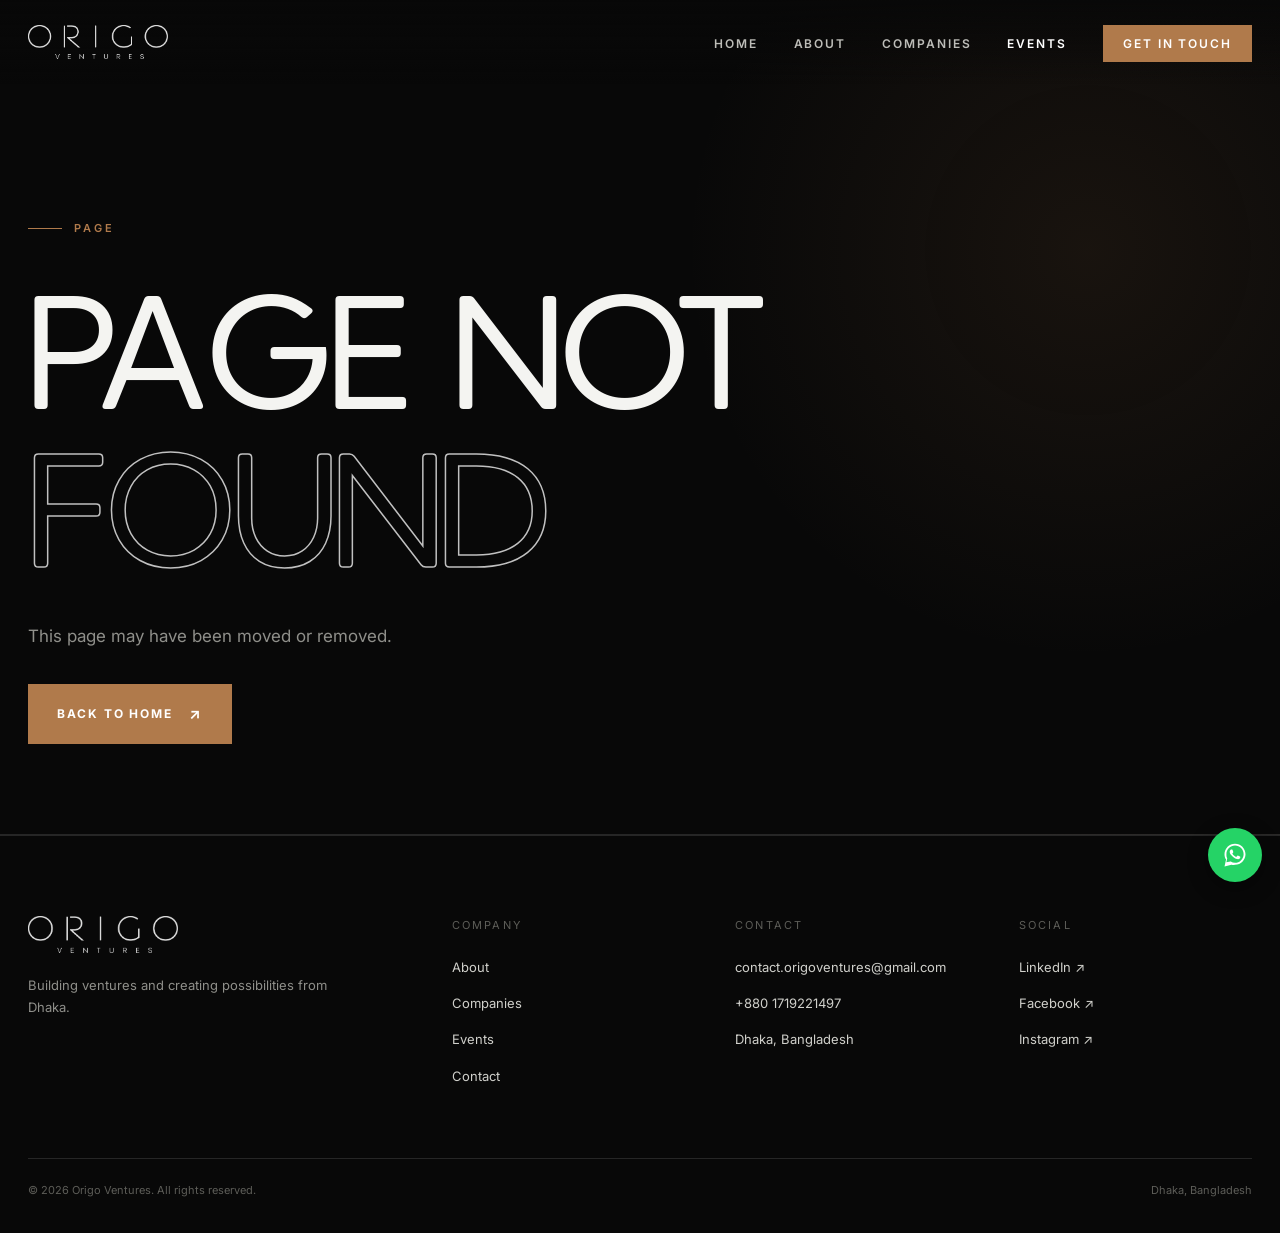
<file: page.html>
<!doctype html>
<html lang="en">
<head>
<meta charset="utf-8">
<meta name="viewport" content="width=device-width, initial-scale=1, viewport-fit=cover">
<meta name="description" content="Origo Ventures events.">
<meta name="theme-color" content="#080808">
<title>Page | Origo Ventures</title>
<link rel="preload" href="assets/fonts/Origo.ttf" as="font" type="font/ttf" crossorigin>
<link rel="stylesheet" href="assets/css/style.css">
  <link rel="icon" href="/favicon.ico" sizes="any">
  <link rel="icon" type="image/png" sizes="32x32" href="/assets/images/favicon-32.png">
  <link rel="apple-touch-icon" href="/assets/images/apple-touch-icon.png">
  <meta property="og:type" content="website">
  <meta property="og:site_name" content="Origo Ventures">
  <meta property="og:title" content="Page | Origo Ventures">
  <meta property="og:description" content="Origo Ventures events.">
  <meta property="og:url" content="https://origoventuresbd.com/">
  <meta property="og:image" content="https://origoventuresbd.com/assets/images/share.jpg">
  <meta property="og:image:width" content="1200">
  <meta property="og:image:height" content="630">
  <meta name="twitter:card" content="summary_large_image">
  <meta name="twitter:title" content="Page | Origo Ventures">
  <meta name="twitter:description" content="Origo Ventures events.">
  <meta name="twitter:image" content="https://origoventuresbd.com/assets/images/share.jpg">
</head>
<body>
<header class="site-header">
  <div class="container nav">
    <a href="index.html" aria-label="Origo Ventures home"><img class="logo" src="assets/images/origo-logo.png" alt="Origo Ventures"></a>
    <button class="menu-toggle" aria-label="Toggle navigation" aria-expanded="false"><span></span><span></span><span></span></button>
    <ul class="nav-links"><li><a class="" href="index.html" data-c="nav.home">Home</a></li><li><a class="" href="about.html" data-c="nav.about">About</a></li><li><a class="" href="companies.html" data-c="nav.companies">Companies</a></li><li><a class="active" href="events.html" data-c="nav.events">Events</a></li><li><a class="nav-cta " href="contact.html" data-c="nav.cta">Get in Touch</a></li></ul>
  </div>
</header>
<main id="page-root"></main>
<footer class="site-footer">
  <div class="container">
    <div class="footer-grid">
      <div>
        <img class="footer-logo" src="assets/images/origo-logo.png" alt="Origo Ventures">
        <p class="footer-copy" data-site="contact.tagline">Building ventures and creating possibilities from Dhaka.</p>
      </div>
      <div><div class="footer-title" data-c="footer.company">Company</div><ul class="footer-links"><li><a href="about.html" data-c="nav.about">About</a></li><li><a href="companies.html" data-c="nav.companies">Companies</a></li><li><a href="events.html" data-c="nav.events">Events</a></li><li><a href="contact.html" data-c="nav.contact">Contact</a></li></ul></div>
      <div><div class="footer-title" data-c="footer.contact">Contact</div><ul class="footer-links"><li><a href="mailto:contact.origoventures@gmail.com" data-site="contact.email" data-site-href="contact.email" data-prefix="mailto:" data-hide-empty>contact.origoventures@gmail.com</a></li><li><a href="#" data-site="contact.phone" data-site-href="contact.phone" data-prefix="tel:" data-hide-empty>+880 1719221497</a></li><li><a href="#" data-site="contact.address" data-hide-empty>Dhaka, Bangladesh</a></li></ul></div>
      <div><div class="footer-title" data-c="footer.social">Social</div><ul class="footer-links"><li><a href="#" data-site-href="contact.linkedin" data-hide-empty>LinkedIn ↗</a></li><li><a href="#" data-site-href="contact.facebook" data-hide-empty>Facebook ↗</a></li><li><a href="#" data-site-href="contact.instagram" data-hide-empty>Instagram ↗</a></li></ul></div>
    </div>
    <div class="footer-bottom"><span>© <span data-year></span> <span data-c="footer.copyright">Origo Ventures. All rights reserved.</span></span><span data-site="contact.address">Dhaka, Bangladesh</span></div>
  </div>
</footer>
<script src="assets/js/events-data.js"></script>
<script src="assets/js/projects-data.js"></script>
<script src="assets/js/site-data.js"></script>
<script src="assets/js/site.js"></script>
<script src="assets/js/content-data.js"></script>
<script src="assets/js/pages-data.js"></script>
<script src="assets/js/content.js"></script>
<script src="assets/js/script.js"></script>
</body>
</html>
</file>
<file: assets/css/style.css>
@import url('https://fonts.googleapis.com/css2?family=Inter:wght@400;500;600&display=swap');

@font-face{
  font-family:'Origo Pro';
  src:url('../fonts/Origo.ttf') format('truetype');
  font-weight:400;font-style:normal;font-display:swap;
}

:root{
  --bg:#080808; --surface:#101010; --text:#f4f4f1; --muted:#8f8f8a; --dim:#5d5d58;
  --line:rgba(255,255,255,.12); --accent:#b07a4b; --accent-ink:#ffffff; --max:1320px;
  --display:'Origo Pro','Inter',Arial,sans-serif;
}
*{box-sizing:border-box;margin:0;padding:0}
html{scroll-behavior:smooth}
body{background:var(--bg);color:var(--text);font-family:Inter,Arial,sans-serif;line-height:1.65;overflow-x:hidden;-webkit-font-smoothing:antialiased}
body.nav-open{overflow:hidden}
a{color:inherit;text-decoration:none}
img{max-width:100%;display:block}
ul{list-style:none}
button{font:inherit}
.container{width:min(calc(100% - 56px),var(--max));margin-inline:auto}

/* header */
.site-header{position:fixed;inset:0 0 auto 0;z-index:1000;background:linear-gradient(to bottom,rgba(8,8,8,.9),rgba(8,8,8,0));transition:.3s}
.site-header.scrolled{background:rgba(8,8,8,.88);backdrop-filter:blur(16px);border-bottom:1px solid var(--line)}
.nav{min-height:84px;display:flex;align-items:center;justify-content:space-between;gap:32px}
.logo{width:140px;height:auto}
.nav-links{display:flex;align-items:center;gap:36px}
.nav-links a{font-size:12px;font-weight:600;letter-spacing:.16em;text-transform:uppercase;color:#bdbdb8;transition:color .2s}
.nav-links a:hover,.nav-links a.active{color:#fff}
.nav-links a.nav-cta{color:var(--accent-ink);background:var(--accent);padding:11px 20px}
.nav-links a.nav-cta:hover{background:#fff;color:#080808}
.menu-toggle{display:none;width:44px;height:44px;border:1px solid var(--line);background:transparent;cursor:pointer}
.menu-toggle span{display:block;width:18px;height:1px;margin:5px auto;background:#fff}

/* type */
.eyebrow{display:inline-flex;align-items:center;gap:12px;font-size:11px;font-weight:600;letter-spacing:.28em;text-transform:uppercase;color:var(--accent);margin-bottom:28px}
.eyebrow::before{content:"";width:34px;height:1px;background:var(--accent)}
h1,h2,h3,.display{font-family:var(--display);text-transform:uppercase;font-weight:400;line-height:1;letter-spacing:-.01em;overflow-wrap:break-word}
.hero h1,.page-hero h1{font-size:clamp(48px,12.6vw,168px);line-height:.98;letter-spacing:-.025em}
.hero h1 em,.page-hero h1 em{font-style:normal;color:transparent;-webkit-text-stroke:1.5px rgba(255,255,255,.75)}
.section-title{font-size:clamp(36px,6vw,88px);line-height:1.02}
.lead{color:var(--muted);font-size:17px;max-width:560px}

/* hero */
.hero{min-height:100vh;display:flex;align-items:flex-end;padding:170px 0 70px;position:relative;isolation:isolate;overflow:hidden}
.hero::before{content:"";position:absolute;inset:0;z-index:-2;background:
 radial-gradient(60% 55% at 78% 30%,rgba(176,122,75,.13),transparent 70%),
 radial-gradient(50% 50% at 15% 85%,rgba(255,255,255,.06),transparent 70%)}
.hero::after{content:"";position:absolute;inset:0;z-index:-1;opacity:.5;background-image:linear-gradient(rgba(255,255,255,.035) 1px,transparent 1px),linear-gradient(90deg,rgba(255,255,255,.035) 1px,transparent 1px);background-size:90px 90px;mask-image:linear-gradient(to bottom,transparent,#000 30%,#000 75%,transparent)}
.hero-bottom{margin-top:70px;display:flex;justify-content:space-between;align-items:flex-end;gap:48px;border-top:1px solid var(--line);padding-top:32px}
.btn{display:inline-flex;align-items:center;gap:16px;padding:17px 28px;font-size:12px;font-weight:700;letter-spacing:.16em;text-transform:uppercase;background:var(--accent);color:var(--accent-ink);border:1px solid var(--accent);cursor:pointer;transition:.2s;white-space:nowrap}
.btn::after{content:"↗";font-size:15px}
.btn:hover{background:#fff;border-color:#fff;color:#080808}
.btn.ghost{background:transparent;color:#fff;border-color:rgba(255,255,255,.35)}
.btn.ghost:hover{background:#fff;color:#080808}
.btn-row{display:flex;gap:14px;flex-wrap:wrap}

/* marquee / stats */
.stats{display:grid;grid-template-columns:repeat(4,1fr);border-top:1px solid var(--line);border-bottom:1px solid var(--line)}
.stat{padding:44px 30px;border-right:1px solid var(--line)}
.stat:last-child{border-right:0}
.stat b{display:block;font-family:var(--display);font-size:clamp(40px,6vw,84px);font-weight:400;line-height:1;color:#fff;margin-bottom:6px}
.stat span{font-size:11px;letter-spacing:.2em;text-transform:uppercase;color:var(--muted)}

.section{padding:120px 0}
.section-head{display:flex;justify-content:space-between;align-items:flex-end;gap:40px;margin-bottom:70px}
.section-head .lead{margin-bottom:6px}

/* work entries */
.work-item{display:grid;grid-template-columns:1.15fr 1fr;gap:70px;padding:80px 0;border-top:1px solid var(--line);align-items:center}
.work-item:nth-child(even) .work-media{order:2}
.work-media{position:relative;aspect-ratio:4/3;overflow:hidden;background:var(--surface);border:1px solid var(--line)}
.work-media img{width:100%;height:100%;object-fit:cover;transition:transform .8s ease}
.work-item:hover .work-media img{transform:scale(1.04)}
.ph{position:absolute;inset:0;display:flex;align-items:flex-end;padding:26px;font-family:var(--display);font-size:clamp(70px,9vw,130px);font-weight:400;line-height:.8;color:rgba(255,255,255,.07);
 background:radial-gradient(80% 80% at 80% 15%,var(--g1,rgba(176,122,75,.2)),transparent 65%),linear-gradient(135deg,#141414,#0a0a0a);transition:transform .8s ease}
.work-item:hover .ph{transform:scale(1.04)}
.work-meta{font-size:11px;letter-spacing:.2em;text-transform:uppercase;color:var(--accent);margin-bottom:18px}
.work-meta span{color:var(--muted)}
.work-body h2{font-size:clamp(34px,4.6vw,68px);margin-bottom:24px}
.work-body p{color:var(--muted);font-size:15.5px;margin-bottom:16px;max-width:520px}
.tags{display:flex;flex-wrap:wrap;gap:8px;margin:26px 0 34px}
.tags span{font-size:10.5px;letter-spacing:.14em;text-transform:uppercase;padding:7px 12px;border:1px solid var(--line);color:#c7c7c2}
.mini-stats{display:grid;grid-template-columns:repeat(3,1fr);border-top:1px solid var(--line)}
.mini-stats div{padding:20px 0}
.mini-stats b{display:block;font-family:var(--display);font-size:30px;line-height:1.1;font-weight:400}
.mini-stats span{font-size:10.5px;letter-spacing:.16em;text-transform:uppercase;color:var(--muted)}

/* list rows (clients / companies) */
.row-list{border-top:1px solid var(--line)}
.row{display:grid;grid-template-columns:90px 1.2fr 2fr auto;gap:30px;align-items:center;padding:34px 0;border-bottom:1px solid var(--line);transition:padding .3s,background .3s}
.row:hover{background:var(--surface);padding-left:20px;padding-right:20px}
.row .idx{font-size:12px;color:var(--dim);letter-spacing:.1em}
.row h3{font-size:clamp(26px,3.2vw,44px)}
.row p{color:var(--muted);font-size:14px;max-width:520px}
.row .go{font-size:20px;color:var(--accent)}

.cap-grid{display:grid;grid-template-columns:repeat(3,1fr);border-top:1px solid var(--line);border-left:1px solid var(--line)}
.cap{padding:38px 32px 42px;border-right:1px solid var(--line);border-bottom:1px solid var(--line);min-height:280px;display:flex;flex-direction:column;transition:background .25s}
.cap:hover{background:var(--surface)}
.cap .n{font-size:12px;color:var(--accent);margin-bottom:auto;letter-spacing:.14em}
.cap h3{font-size:clamp(30px,3vw,38px);margin:70px 0 12px}
.cap p{font-size:14px;color:var(--muted)}

/* cta */
.cta{padding:130px 0;border-top:1px solid var(--line);background:radial-gradient(50% 80% at 85% 100%,rgba(176,122,75,.1),transparent 70%)}
.cta h2{font-size:clamp(40px,8.2vw,128px);line-height:1;margin-bottom:36px}
.cta h2 em{font-style:normal;color:var(--accent)}
.cta p{color:var(--muted);max-width:480px;margin-bottom:36px}

/* page hero */
.page-hero{padding:210px 0 90px;border-bottom:1px solid var(--line);position:relative;background:radial-gradient(45% 70% at 85% 30%,rgba(176,122,75,.1),transparent 70%)}
.page-hero .lead{margin-top:40px}

/* about */
.about-grid{display:grid;grid-template-columns:1.25fr .75fr;gap:90px;align-items:end}
.big{font-family:var(--display);text-transform:uppercase;font-size:clamp(26px,3.8vw,54px);line-height:1.1;font-weight:400}
.meta-list{border-top:1px solid var(--line)}
.meta-item{display:flex;justify-content:space-between;padding:18px 0;border-bottom:1px solid var(--line);font-size:13px;color:var(--muted)}
.meta-item strong{color:#eee;font-weight:500}

/* contact */
.contact-grid{display:grid;grid-template-columns:1fr 1.1fr;gap:100px}
.contact-info{display:grid;gap:34px;align-content:start}
.contact-block span{display:block;font-size:11px;letter-spacing:.2em;text-transform:uppercase;color:var(--dim);margin-bottom:8px}
.contact-block a,.contact-block p{font-family:var(--display);font-size:clamp(20px,2.6vw,30px);text-transform:none;font-weight:400;line-height:1.2;overflow-wrap:anywhere}
.contact-form{display:grid;gap:24px}
.field{display:grid;gap:8px}
.field label{font-size:11px;letter-spacing:.16em;text-transform:uppercase;color:var(--muted)}
.field input,.field textarea{width:100%;background:transparent;border:0;border-bottom:1px solid var(--line);color:#fff;padding:14px 0;outline:none;font:inherit;resize:vertical}
.field input:focus,.field textarea:focus{border-color:var(--accent)}

/* footer */
.site-footer{padding:80px 0 34px;border-top:1px solid var(--line)}
.footer-grid{display:grid;grid-template-columns:1.6fr 1fr 1fr 1fr;gap:50px;padding-bottom:70px}
.footer-logo{width:150px;margin-bottom:22px}
.footer-copy{color:var(--muted);font-size:13px;max-width:300px}
.footer-title{font-size:11px;letter-spacing:.2em;text-transform:uppercase;color:var(--dim);margin-bottom:18px}
.footer-links{display:grid;gap:10px}
.footer-links a{font-size:13px;color:#d0d0cb}
.footer-links a:hover{color:var(--accent)}
.footer-bottom{padding-top:22px;border-top:1px solid var(--line);display:flex;justify-content:space-between;font-size:11px;color:var(--dim)}

.reveal{opacity:0;transform:translateY(28px);transition:opacity .8s ease,transform .8s ease}
.reveal.visible{opacity:1;transform:none}

@media (max-width:980px){
  .container{width:min(calc(100% - 32px),var(--max))}
  .nav{min-height:72px}.logo{width:120px}
  .menu-toggle{display:block}
  .nav-links{position:fixed;inset:72px 0 0;padding:40px 24px;background:rgba(8,8,8,.98);flex-direction:column;align-items:flex-start;gap:26px;transform:translateX(100%);transition:transform .3s}
  .nav-links.open{transform:none}
  .nav-links a{font-size:clamp(26px,8vw,34px);font-family:var(--display);letter-spacing:0;text-transform:uppercase;padding:6px 0;color:#fff}
  .nav-links a.nav-cta{margin-top:10px;font-size:15px;font-family:Inter,sans-serif;letter-spacing:.16em;padding:16px 26px;color:var(--accent-ink)}
  .hero{min-height:92vh;padding-top:140px}
  .hero-bottom,.section-head{flex-direction:column;align-items:flex-start}
  .stats{grid-template-columns:1fr 1fr}.stat:nth-child(2){border-right:0}.stat:nth-child(-n+2){border-bottom:1px solid var(--line)}
  .section{padding:80px 0}
  .work-item{grid-template-columns:1fr;gap:34px;padding:56px 0}
  .work-item:nth-child(even) .work-media{order:0}
  .row{grid-template-columns:44px 1fr auto;gap:16px}.row p{grid-column:2/4}
  .cap-grid{grid-template-columns:1fr}
  .about-grid,.contact-grid{grid-template-columns:1fr;gap:40px}
  .footer-grid{grid-template-columns:1fr 1fr;gap:36px}
  .footer-grid>div:first-child{grid-column:1/3}
  .footer-bottom{flex-direction:column;gap:8px}
}
@media (prefers-reduced-motion:reduce){html{scroll-behavior:auto}.reveal{opacity:1;transform:none;transition:none}}

/* ---------- Mobile-first refinements ---------- */
html{-webkit-text-size-adjust:100%}
body{padding-left:env(safe-area-inset-left);padding-right:env(safe-area-inset-right)}
.field input,.field textarea{font-size:16px;border-radius:0} /* stops iOS zoom-on-focus */
a,button{-webkit-tap-highlight-color:transparent}
.menu-toggle span{transition:transform .25s,opacity .2s}
body.nav-open .menu-toggle span:nth-child(1){transform:translateY(6px) rotate(45deg)}
body.nav-open .menu-toggle span:nth-child(2){opacity:0}
body.nav-open .menu-toggle span:nth-child(3){transform:translateY(-6px) rotate(-45deg)}
:focus-visible{outline:2px solid var(--accent);outline-offset:3px}

@media (hover:none){
  .row:hover{background:none;padding-left:0;padding-right:0}
  .cap:hover{background:none}
  .work-item:hover .work-media img,.work-item:hover .ph{transform:none}
}
@media (max-width:980px){
  .hero{min-height:100vh;min-height:100svh}
  .nav-links{inset:72px 0 0;height:calc(100dvh - 72px);overflow-y:auto;padding-bottom:calc(40px + env(safe-area-inset-bottom))}
  .nav-links li{width:100%;border-bottom:1px solid var(--line);padding-bottom:14px}
  .nav-links li:last-child{border:0}
  .menu-toggle{width:48px;height:48px}
}
@media (max-width:640px){
  .container{width:calc(100% - 40px)}
  .hero{padding:120px 0 40px}
  .hero-bottom{margin-top:44px;padding-top:24px;gap:28px}
  .lead{font-size:16px}
  .btn-row{width:100%}
  .btn-row .btn,.contact-form .btn{flex:1 1 100%;justify-content:space-between;min-height:54px}
  .btn{padding:16px 20px}
  .eyebrow{margin-bottom:20px;letter-spacing:.22em}
  .section{padding:64px 0}
  .section-head{margin-bottom:40px;gap:20px}
  .page-hero{padding:130px 0 56px}
  .page-hero .lead{margin-top:26px}
  .stat{padding:28px 18px}
  .work-item{padding:44px 0;gap:26px}
  .work-media{aspect-ratio:16/11}
  .mini-stats b{font-size:24px}
  .tags{margin:20px 0 26px}
  .row{padding:24px 0;grid-template-columns:34px 1fr 24px;gap:12px}
  .row p{font-size:13.5px}
  .cap{min-height:0;padding:28px 22px 30px}
  .cap h3{margin-top:44px}
  .cta{padding:72px 0}
  .contact-grid{gap:44px}
  .contact-form{gap:20px}
  .field input,.field textarea{padding:16px 0}
  .site-footer{padding:56px 0 28px}
  .footer-grid{grid-template-columns:1fr;gap:30px;padding-bottom:40px}
  .footer-grid>div:first-child{grid-column:auto}
  .footer-links a{display:inline-block;padding:4px 0}
  .reveal{transform:translateY(16px)}
}
@media (max-width:360px){.hero h1,.page-hero h1{font-size:40px}.stats{grid-template-columns:1fr}.stat{border-right:0;border-bottom:1px solid var(--line)}}

/* ---------- Event template ---------- */
.ev-title{font-size:clamp(38px,9vw,130px)}
.ev-grid{display:grid;grid-template-columns:1.1fr 1fr;gap:70px;align-items:start}
.ev-media{aspect-ratio:4/3}
.ev-text{margin:30px 0 4px}
.ev-text p{color:var(--muted);font-size:16px;margin-bottom:16px}
.ev-grid .btn-row{margin-top:8px}
.gallery{display:grid;grid-template-columns:repeat(auto-fill,minmax(260px,1fr));gap:12px}
.gallery img{width:100%;aspect-ratio:4/3;object-fit:cover;border:1px solid var(--line)}
.ev-nav{display:flex;justify-content:space-between;gap:24px}
.ev-nav a{display:block;max-width:46%}
.ev-nav span{display:block;font-size:11px;letter-spacing:.2em;text-transform:uppercase;color:var(--accent);margin-bottom:8px}
.ev-nav b{font-family:var(--display);font-weight:400;text-transform:uppercase;font-size:clamp(20px,2.6vw,34px);line-height:1.1}
.ev-nav a:hover b{color:var(--accent)}
a.work-media{display:block}
.work-item .work-body .btn-row .btn{min-height:50px}
@media (max-width:980px){.ev-grid{grid-template-columns:1fr;gap:34px}}
@media (max-width:640px){.ev-nav{flex-direction:column}.ev-nav a{max-width:100%;text-align:left!important}.gallery{grid-template-columns:1fr 1fr}.gallery img{aspect-ratio:1}}

/* upcoming cards */
.up-grid{display:grid;grid-template-columns:repeat(2,1fr);gap:28px}
.up-card{display:block;border:1px solid var(--line);transition:border-color .25s,background .25s}
.up-card:hover{border-color:rgba(176,122,75,.6);background:var(--surface)}
.up-media{aspect-ratio:16/10;border:0;border-bottom:1px solid var(--line)}
.up-card:hover .ph,.up-card:hover .up-media img{transform:scale(1.04)}
.up-body{padding:26px 26px 30px}
.up-body h3{font-size:clamp(26px,2.8vw,40px);margin-bottom:12px}
.up-body p{color:var(--muted);font-size:14.5px;margin-bottom:22px}
.up-link{font-size:11px;letter-spacing:.18em;text-transform:uppercase;color:var(--accent)}
@media (max-width:760px){.up-grid{grid-template-columns:1fr;gap:20px}.up-body{padding:22px 20px 26px}}
@media (hover:none){.up-card:hover{background:none;border-color:var(--line)}.up-card:hover .ph,.up-card:hover .up-media img{transform:none}}

/* ---------- Founder (About) ---------- */
.founder{display:grid;grid-template-columns:.8fr 1.2fr;gap:70px;align-items:center}
.founder-photo{margin:0;aspect-ratio:4/5;position:relative;overflow:hidden;border:1px solid var(--line);background:var(--surface)}
.founder-photo img{width:100%;height:100%;object-fit:cover}
.ph.portrait{font-size:clamp(34px,5vw,60px);align-items:center;justify-content:center;padding:0;text-transform:uppercase;letter-spacing:.1em;color:rgba(255,255,255,.14)}
.founder-name{font-size:clamp(34px,5vw,72px);margin-bottom:20px}
.qr-card{display:flex;align-items:center;gap:22px;margin-top:38px;padding-top:30px;border-top:1px solid var(--line)}
.qr-box{flex:0 0 auto;width:150px;height:150px;background:#fff;color:#999;display:grid;place-items:center;text-align:center;font-size:12px;letter-spacing:.14em;text-transform:uppercase;line-height:1.5;border:6px solid #fff}
.qr-box img{width:100%;height:100%;object-fit:contain}
.qr-text b{display:block;font-family:var(--display);font-weight:400;text-transform:uppercase;font-size:22px;line-height:1.1;margin-bottom:6px}
.qr-text span{font-size:13px;color:var(--muted)}
@media (max-width:980px){.founder{grid-template-columns:1fr;gap:34px}.founder-photo{max-width:440px}}
@media (max-width:640px){.founder-photo{max-width:none;aspect-ratio:4/4.6}.qr-card{flex-direction:column;align-items:flex-start;gap:18px}.qr-box{width:min(220px,70vw);height:min(220px,70vw)}}

/* ---------- Companies ---------- */
.co-num{font-size:12px;letter-spacing:.2em;color:var(--accent);margin-bottom:14px}
.co-highlight{color:#d6d6d1!important;font-size:14.5px!important;padding:12px 0;border-top:1px solid var(--line);border-bottom:1px solid var(--line);margin-bottom:20px!important}
.co-highlight b{font-weight:600;color:var(--accent)}
.co-media img.fit-contain{object-fit:contain;padding:12%}
@media (min-width:981px){.co-item:nth-child(even){grid-template-columns:1fr 1.15fr}}

/* ---------- NDA event blocks ---------- */
.nda-grid{display:grid;grid-template-columns:repeat(3,1fr);gap:24px}
.nda-card{display:block;border:1px solid var(--line);transition:border-color .25s,background .25s}
a.nda-card:hover{border-color:rgba(176,122,75,.7);background:var(--surface)}
.nda-media{aspect-ratio:4/3;border:0;border-bottom:1px solid var(--line)}
.nda-card:hover .ph,.nda-card:hover .nda-media img{transform:scale(1.04)}
.nda-body{padding:22px 24px 26px}
.nda-body .work-meta{margin-bottom:12px}
.nda-body h3{font-size:clamp(24px,2.4vw,34px);line-height:1.05}
.nda-body p{color:var(--muted);font-size:14px;margin-top:12px}
.nda-body .up-link{display:inline-block;margin-top:18px}
@media (max-width:980px){.nda-grid{grid-template-columns:repeat(2,1fr);gap:18px}}
@media (max-width:560px){.nda-grid{grid-template-columns:1fr}.nda-body{padding:18px 18px 22px}}
@media (hover:none){a.nda-card:hover{background:none;border-color:var(--line)}.nda-card:hover .ph,.nda-card:hover .nda-media img{transform:none}}

.ev-btns{gap:10px}
.up-body .ev-btns .btn{padding:14px 18px;min-height:48px}
@media (max-width:640px){.ev-btns .btn{flex:1 1 100%;justify-content:space-between}}

/* keep photo the same size whether it sits left or right */
@media (min-width:981px){.work-item:nth-child(even){grid-template-columns:1fr 1.15fr}}

.ev-where{font-size:12px;letter-spacing:.12em;text-transform:uppercase;color:#c9c9c4;margin:-8px 0 18px}
.up-body .ev-where{margin:-4px 0 12px}

/* ---------- Map + extra pages ---------- */
.map-frame{aspect-ratio:16/7;border:1px solid var(--line);overflow:hidden;background:var(--surface)}
.map-frame iframe{width:100%;height:100%;border:0;display:block;filter:grayscale(1) invert(.92) contrast(.9) brightness(.95)}
.pg-text{max-width:760px}
.pg-text p{color:var(--muted);font-size:17px;margin-bottom:18px}
.pg-img{margin:0}
.pg-img img{width:100%;height:auto;display:block;border:1px solid var(--line)}
.pg-img figcaption{font-size:12px;letter-spacing:.14em;text-transform:uppercase;color:var(--muted);margin-top:10px}
.pg-video{aspect-ratio:16/9;border:1px solid var(--line);background:#000}
.pg-video iframe{width:100%;height:100%;border:0}
.gallery .pg-img img{aspect-ratio:4/3;object-fit:cover}
@media (max-width:640px){.map-frame{aspect-ratio:4/3}}

/* NDA logo */
.nda-head{display:flex;align-items:center;gap:30px}
.nda-logo{width:130px;height:auto;display:block;flex:0 0 auto}
.nda-logo[hidden]{display:none}
@media (max-width:640px){.nda-head{flex-direction:column;align-items:flex-start;gap:18px}.nda-logo{width:96px}}

/* ================= Page builder blocks ================= */
.blk{border-top:1px solid var(--line)}
.page-hero + .blk,.page-hero + .t-stats{border-top:0}
.blk.bg-light{background:#111}
.blk.bg-accent{background:linear-gradient(135deg,rgba(176,122,75,.20),rgba(176,122,75,.04))}
.blk.sp-compact{padding:60px 0}
.blk.sp-large{padding:170px 0}
.blk.al-center,.page-hero.al-center{text-align:center}
.blk.al-center .section-head,.page-hero.al-center .btn-row,.blk.al-center .btn-row{justify-content:center}
.blk.al-center .section-head{flex-direction:column;align-items:center}
.page-hero.al-center .lead,.blk.al-center .pg-text{margin-left:auto;margin-right:auto}
.page-hero.al-center .eyebrow{justify-content:center}
.blk.t-stats{padding:0}
.t-stats .stats{border-top:0;border-bottom:0}
.hero-blk{border-top:0}
.section-title.sm{font-size:clamp(34px,4.6vw,64px);margin-bottom:26px}
.pg-p{color:var(--muted);font-size:16px;margin-bottom:16px;max-width:560px}
.al-center .pg-p{margin-left:auto;margin-right:auto}
.pg-text.wide{max-width:none}
.split{display:grid;grid-template-columns:1fr 1fr;gap:70px;align-items:center}
.split.rev .work-media{order:2}
.split .work-media{aspect-ratio:4/3}
.cap-grid.c2{grid-template-columns:repeat(2,1fr)}
.cap-grid.c4{grid-template-columns:repeat(4,1fr)}
a.cap{color:inherit}
.cap-img{width:100%;aspect-ratio:16/10;object-fit:cover;border:1px solid var(--line);margin-bottom:22px;display:block}
.stats.n1{grid-template-columns:1fr}.stats.n2{grid-template-columns:repeat(2,1fr)}.stats.n3{grid-template-columns:repeat(3,1fr)}
.stats.n5{grid-template-columns:repeat(5,1fr)}.stats.n6{grid-template-columns:repeat(6,1fr)}
.gallery.c2{grid-template-columns:repeat(2,1fr)}.gallery.c3{grid-template-columns:repeat(3,1fr)}.gallery.c4{grid-template-columns:repeat(4,1fr)}
.pg-img.narrow{max-width:760px;margin:0 auto}
.pg-quote{margin:0 auto;max-width:900px;text-align:center}
.pg-quote p{font-family:var(--display);text-transform:uppercase;font-size:clamp(26px,4vw,52px);line-height:1.1;margin:0 0 24px}
.pg-quote p::before{content:"\201C";color:var(--accent)}
.pg-quote p::after{content:"\201D";color:var(--accent)}
.pg-quote footer{font-size:12px;letter-spacing:.2em;text-transform:uppercase;color:#d6d6d0}
.pg-quote footer span{color:var(--muted);margin-left:8px}
.faq{max-width:860px;border-top:1px solid var(--line)}
.al-center .faq{margin:0 auto;text-align:left}
.faq details{border-bottom:1px solid var(--line);padding:6px 0}
.faq summary{cursor:pointer;list-style:none;padding:20px 40px 20px 0;font-size:18px;position:relative}
.faq summary::-webkit-details-marker{display:none}
.faq summary::after{content:"+";position:absolute;right:6px;top:50%;transform:translateY(-50%);color:var(--accent);font-size:26px;line-height:1}
.faq details[open] summary::after{content:"\2212"}
.faq p{color:var(--muted);margin:0 0 22px;max-width:700px}
.steps{border-top:1px solid var(--line)}
.step{display:grid;grid-template-columns:90px 1fr;gap:24px;padding:30px 0;border-bottom:1px solid var(--line)}
.step .n{font-family:var(--display);font-size:40px;color:var(--accent);line-height:1}
.step h3{font-size:clamp(24px,2.8vw,36px);margin-bottom:8px}
.step p{color:var(--muted);margin:0;max-width:640px}
.team-grid{display:grid;gap:26px}
.team-grid.c2{grid-template-columns:repeat(2,1fr)}.team-grid.c3{grid-template-columns:repeat(3,1fr)}.team-grid.c4{grid-template-columns:repeat(4,1fr)}
.team-card{display:block;color:inherit}
.team-photo{aspect-ratio:4/5}
.team-card h3{font-size:clamp(22px,2.4vw,30px);margin-top:16px}
.team-card p{color:var(--muted);margin:4px 0 0;font-size:14px}
.logo-strip{display:flex;flex-wrap:wrap;gap:28px 44px;align-items:center}
.al-center .logo-strip{justify-content:center}
.logo-strip img{height:56px;width:auto;max-width:160px;object-fit:contain;filter:grayscale(1);opacity:.8;transition:.2s}
.logo-strip a:hover img{filter:none;opacity:1}
.blk-form-wrap{max-width:640px}
.al-center .blk-form-wrap{margin:0 auto;text-align:left}
.hp-field{position:absolute;left:-10000px;width:1px;height:1px;overflow:hidden}
.form-status{margin:0;font-size:14px;line-height:1.6;overflow-wrap:anywhere}
.form-status:empty{display:none}
.form-status.ok{color:#7fd39a}.form-status.err{color:#ff8a85}
.form-status a{color:inherit;text-decoration:underline}
.contact-form .btn[disabled]{opacity:.6;cursor:wait}
.divider.ln{border-top:1px solid var(--line)}
.divider.sm{height:20px}.divider.md{height:60px}.divider.lg{height:120px}
.divider.ln.sm,.divider.ln.md,.divider.ln.lg{height:0;margin:20px 0}
.divider.ln.md{margin:40px 0}.divider.ln.lg{margin:80px 0}
.nda-grid.c2{grid-template-columns:repeat(2,1fr)}.nda-grid.c4{grid-template-columns:repeat(4,1fr)}
.proj{border-top:1px solid var(--line)}
@media (max-width:980px){
  .split{grid-template-columns:1fr;gap:34px}.split.rev .work-media{order:0}
  .cap-grid.c2,.cap-grid.c4{grid-template-columns:1fr 1fr}
  .stats.n3{grid-template-columns:1fr 1fr}.stats.n5,.stats.n6{grid-template-columns:1fr 1fr}
  .team-grid.c3,.team-grid.c4{grid-template-columns:1fr 1fr}
  .gallery.c3,.gallery.c4{grid-template-columns:repeat(2,1fr)}
  .nda-grid.c3,.nda-grid.c4{grid-template-columns:repeat(2,1fr)}
}
@media (max-width:640px){
  .blk.sp-large{padding:100px 0}.blk.sp-compact{padding:40px 0}
  .cap-grid.c2,.cap-grid.c4{grid-template-columns:1fr}
  .team-grid.c2,.team-grid.c3,.team-grid.c4{grid-template-columns:1fr 1fr}
  .nda-grid.c2,.nda-grid.c3,.nda-grid.c4{grid-template-columns:1fr}
  .step{grid-template-columns:56px 1fr;gap:14px}.step .n{font-size:30px}
  .gallery.c2,.gallery.c3,.gallery.c4{grid-template-columns:1fr 1fr}
}

.gal-ph{aspect-ratio:4/3}

.up-card.past{opacity:.82}
.up-card.past:hover{opacity:1}

/* WhatsApp button */
.wa-float{position:fixed;right:18px;bottom:calc(18px + env(safe-area-inset-bottom,0px));z-index:900;width:54px;height:54px;border-radius:50%;background:#25d366;display:grid;place-items:center;box-shadow:0 6px 20px rgba(0,0,0,.45);transition:transform .2s}
.wa-float:hover{transform:scale(1.07)}
@media (max-width:640px){.wa-float{width:50px;height:50px;right:14px}}
</file>
